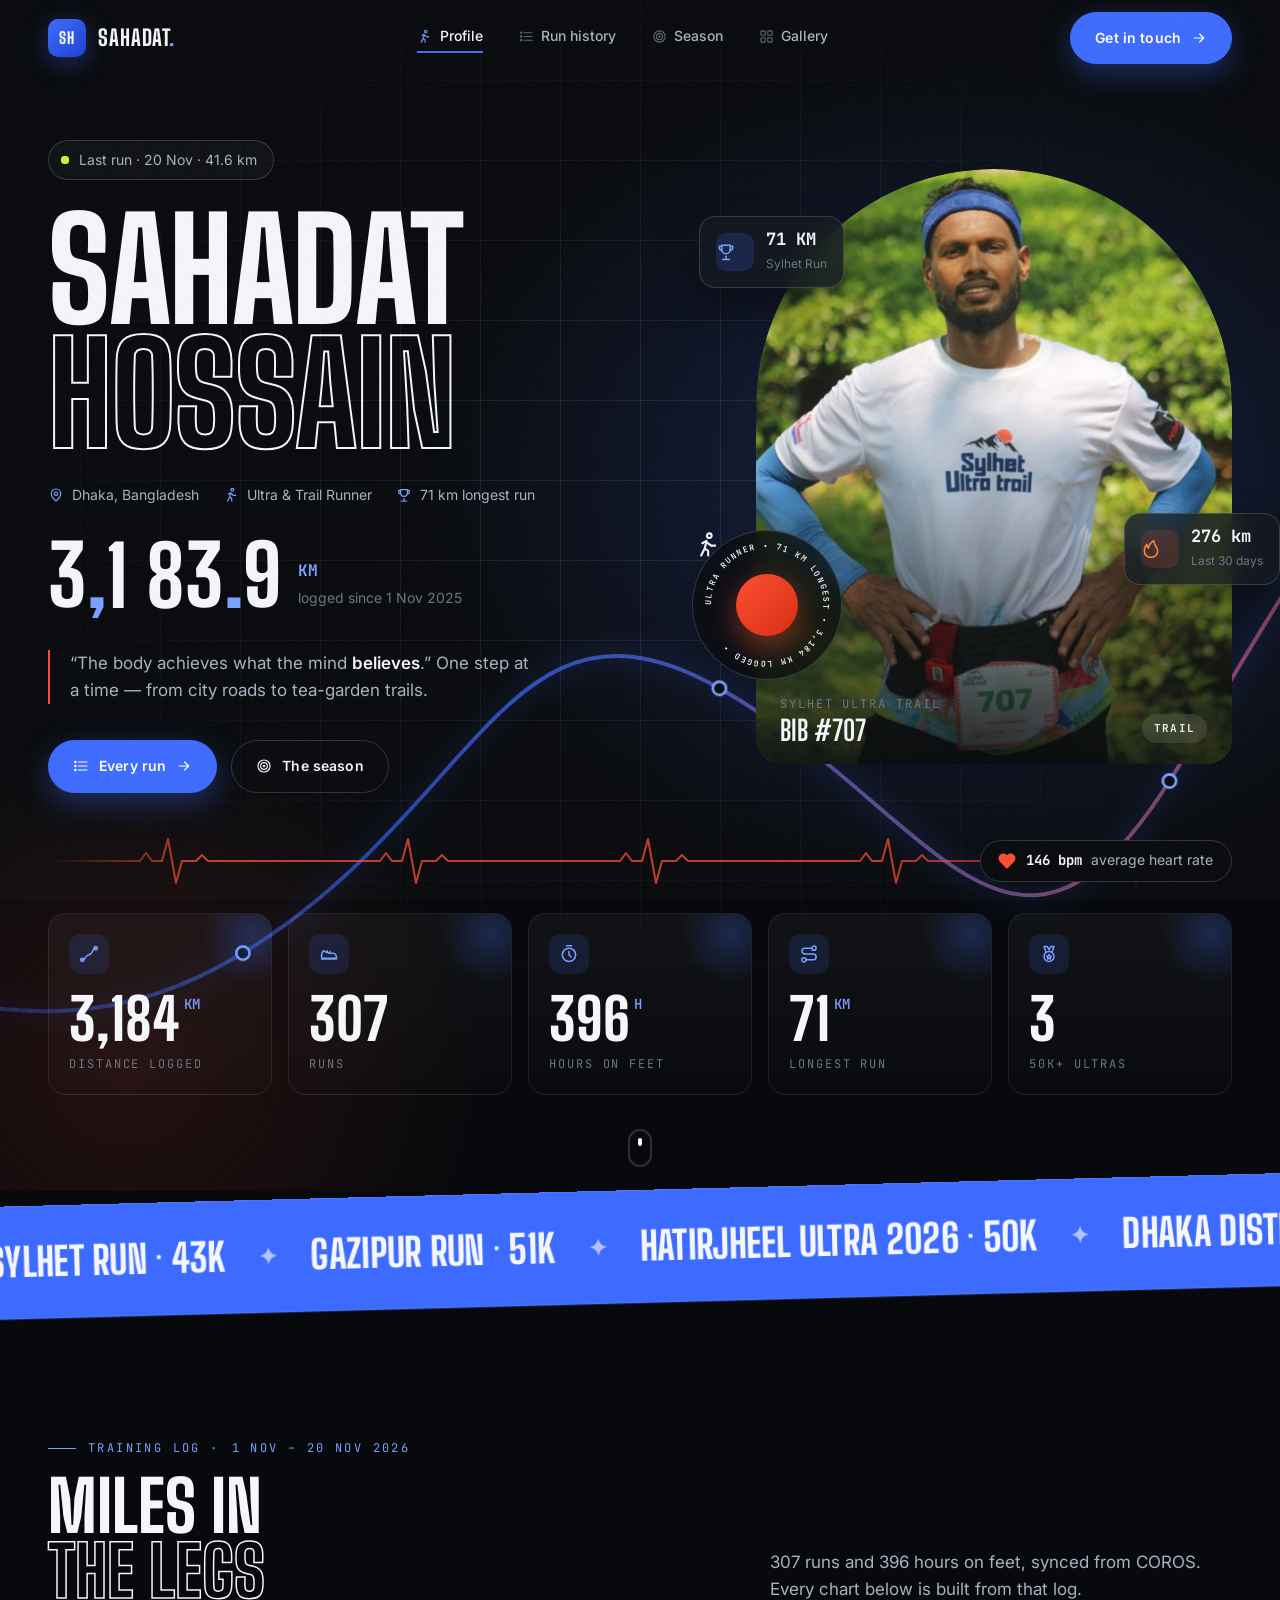
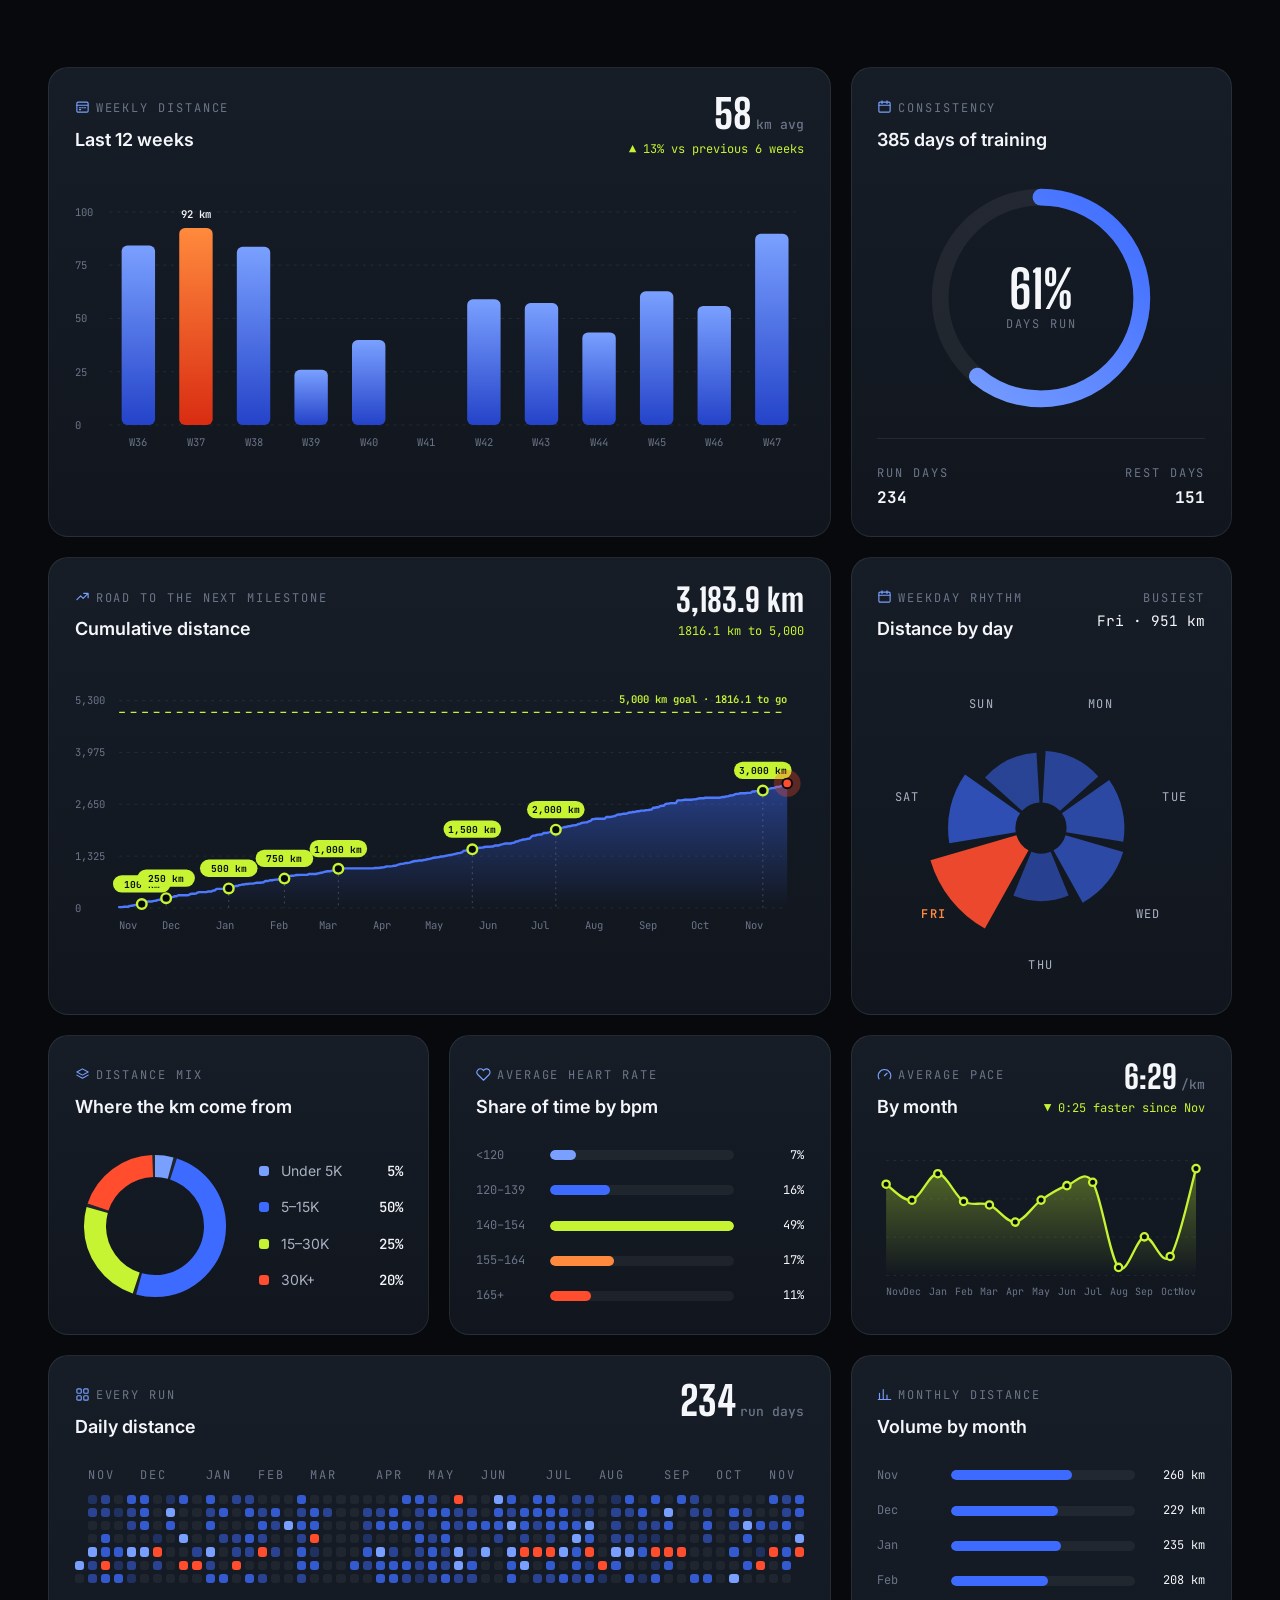
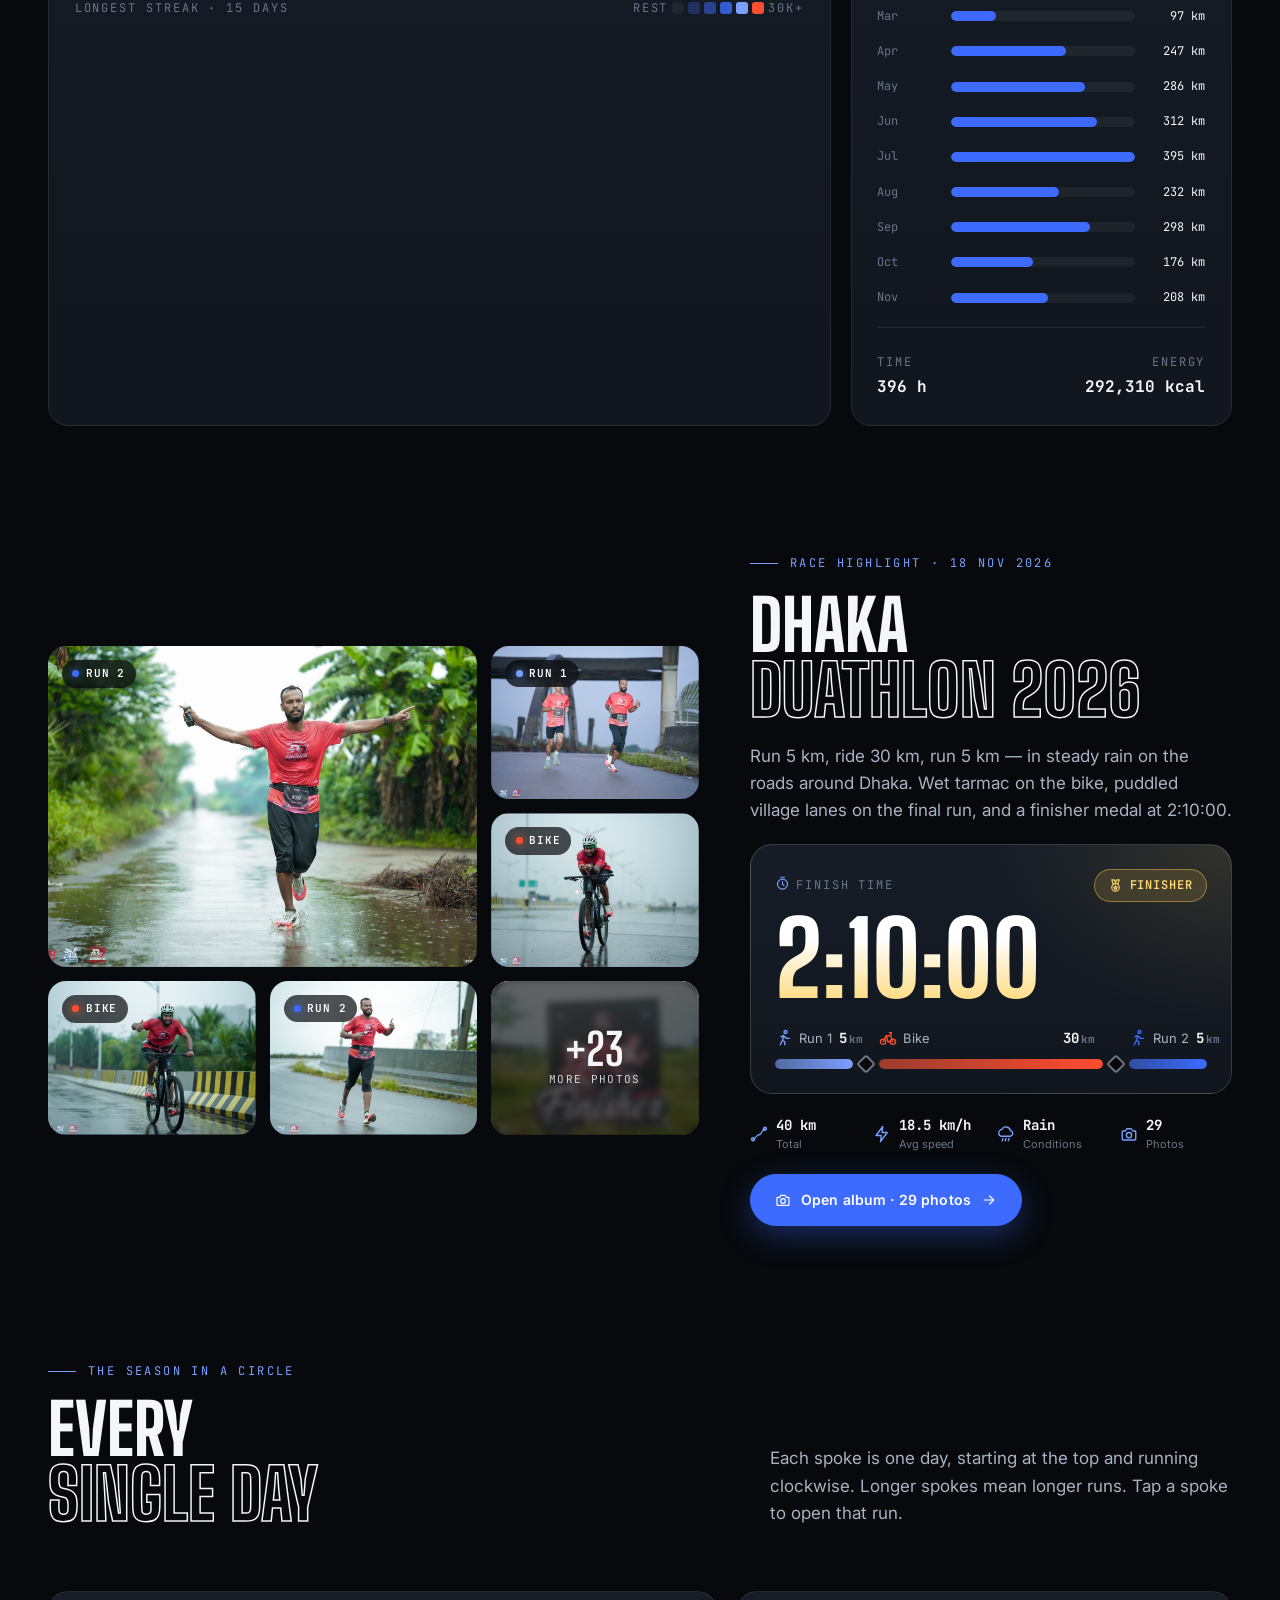
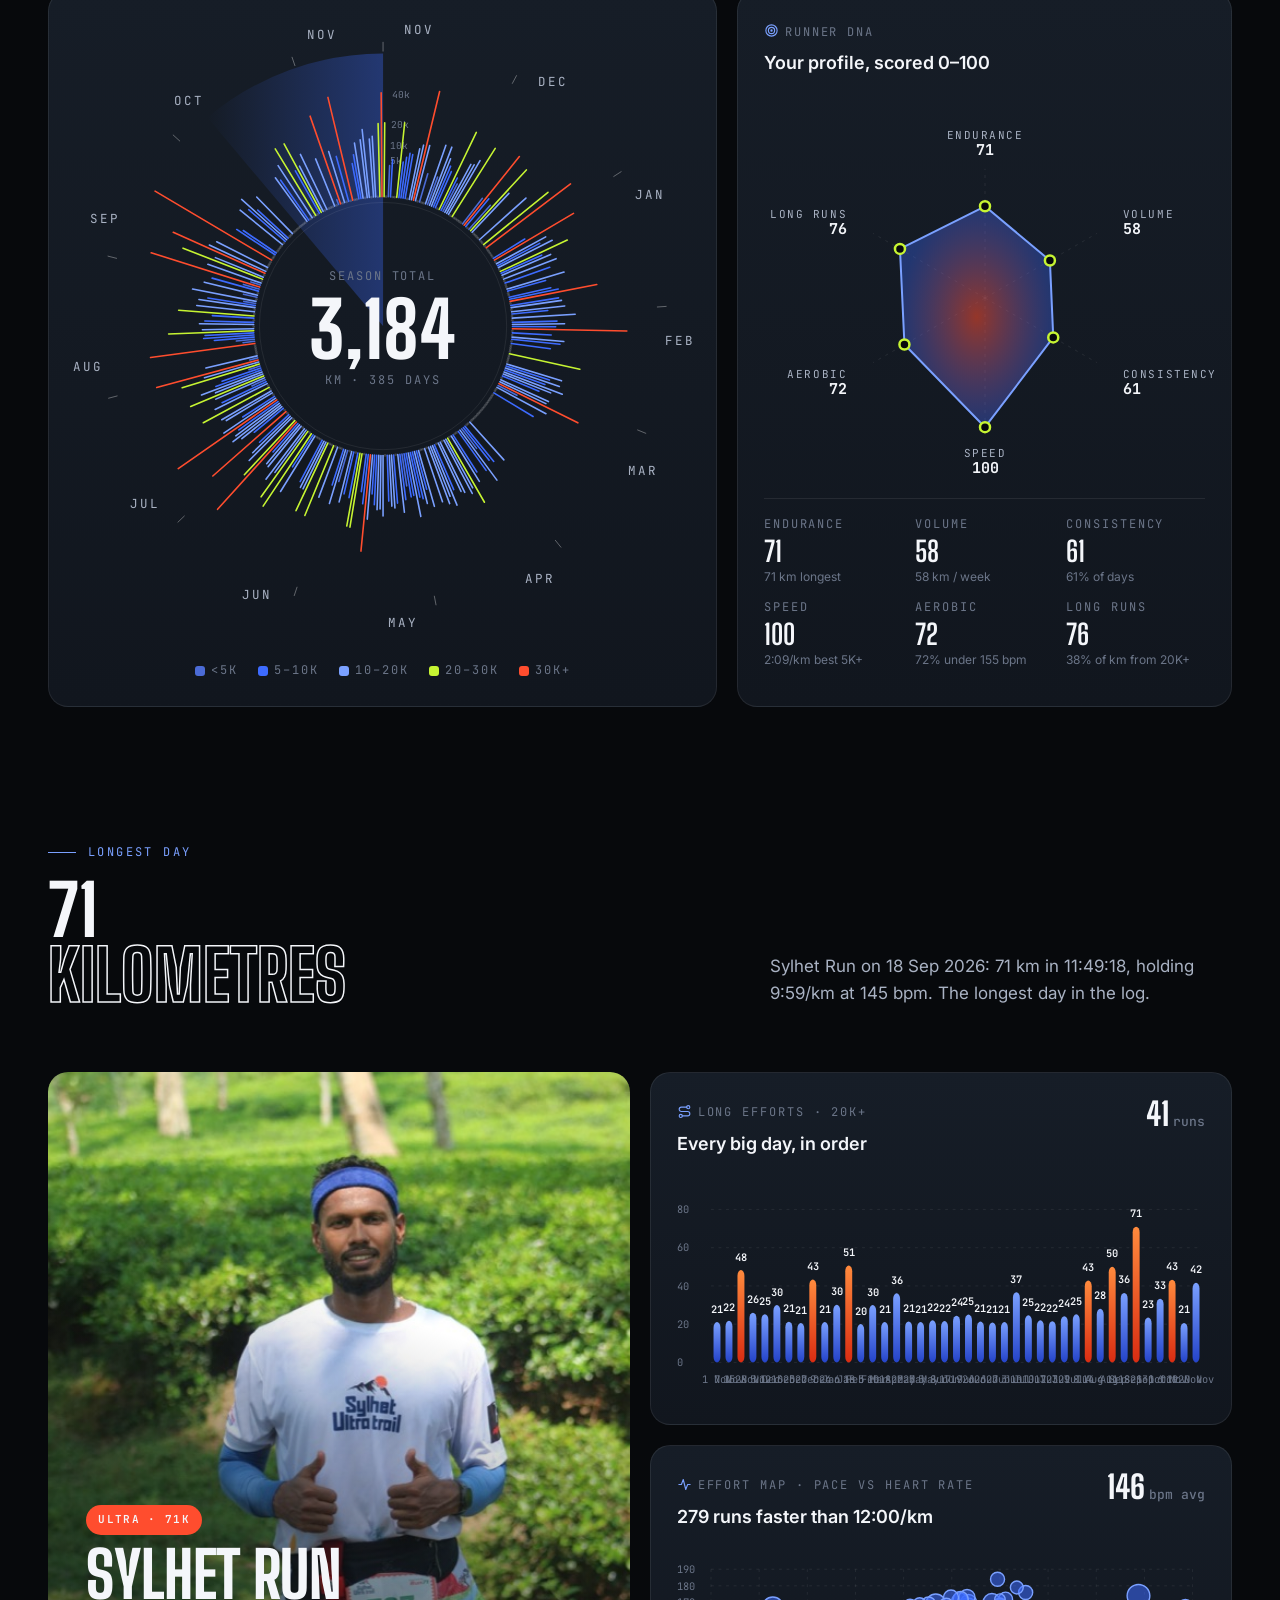
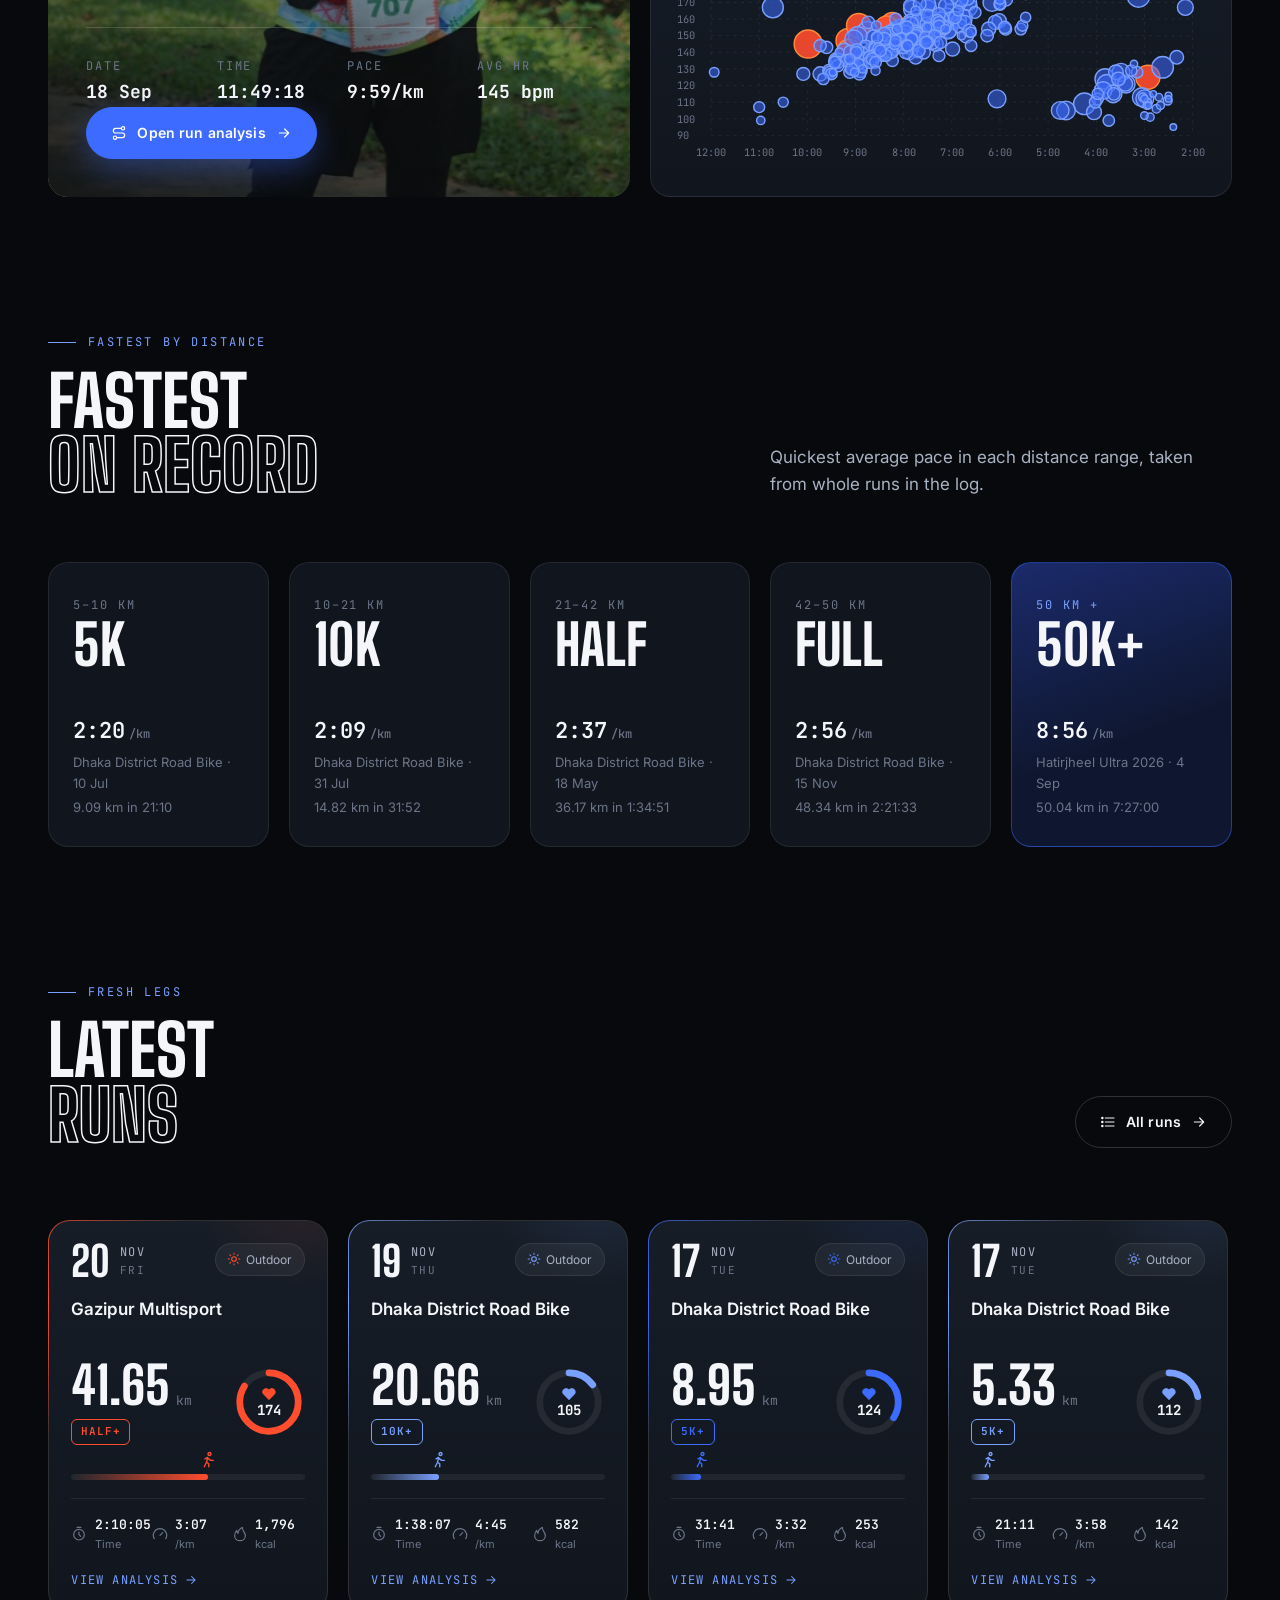
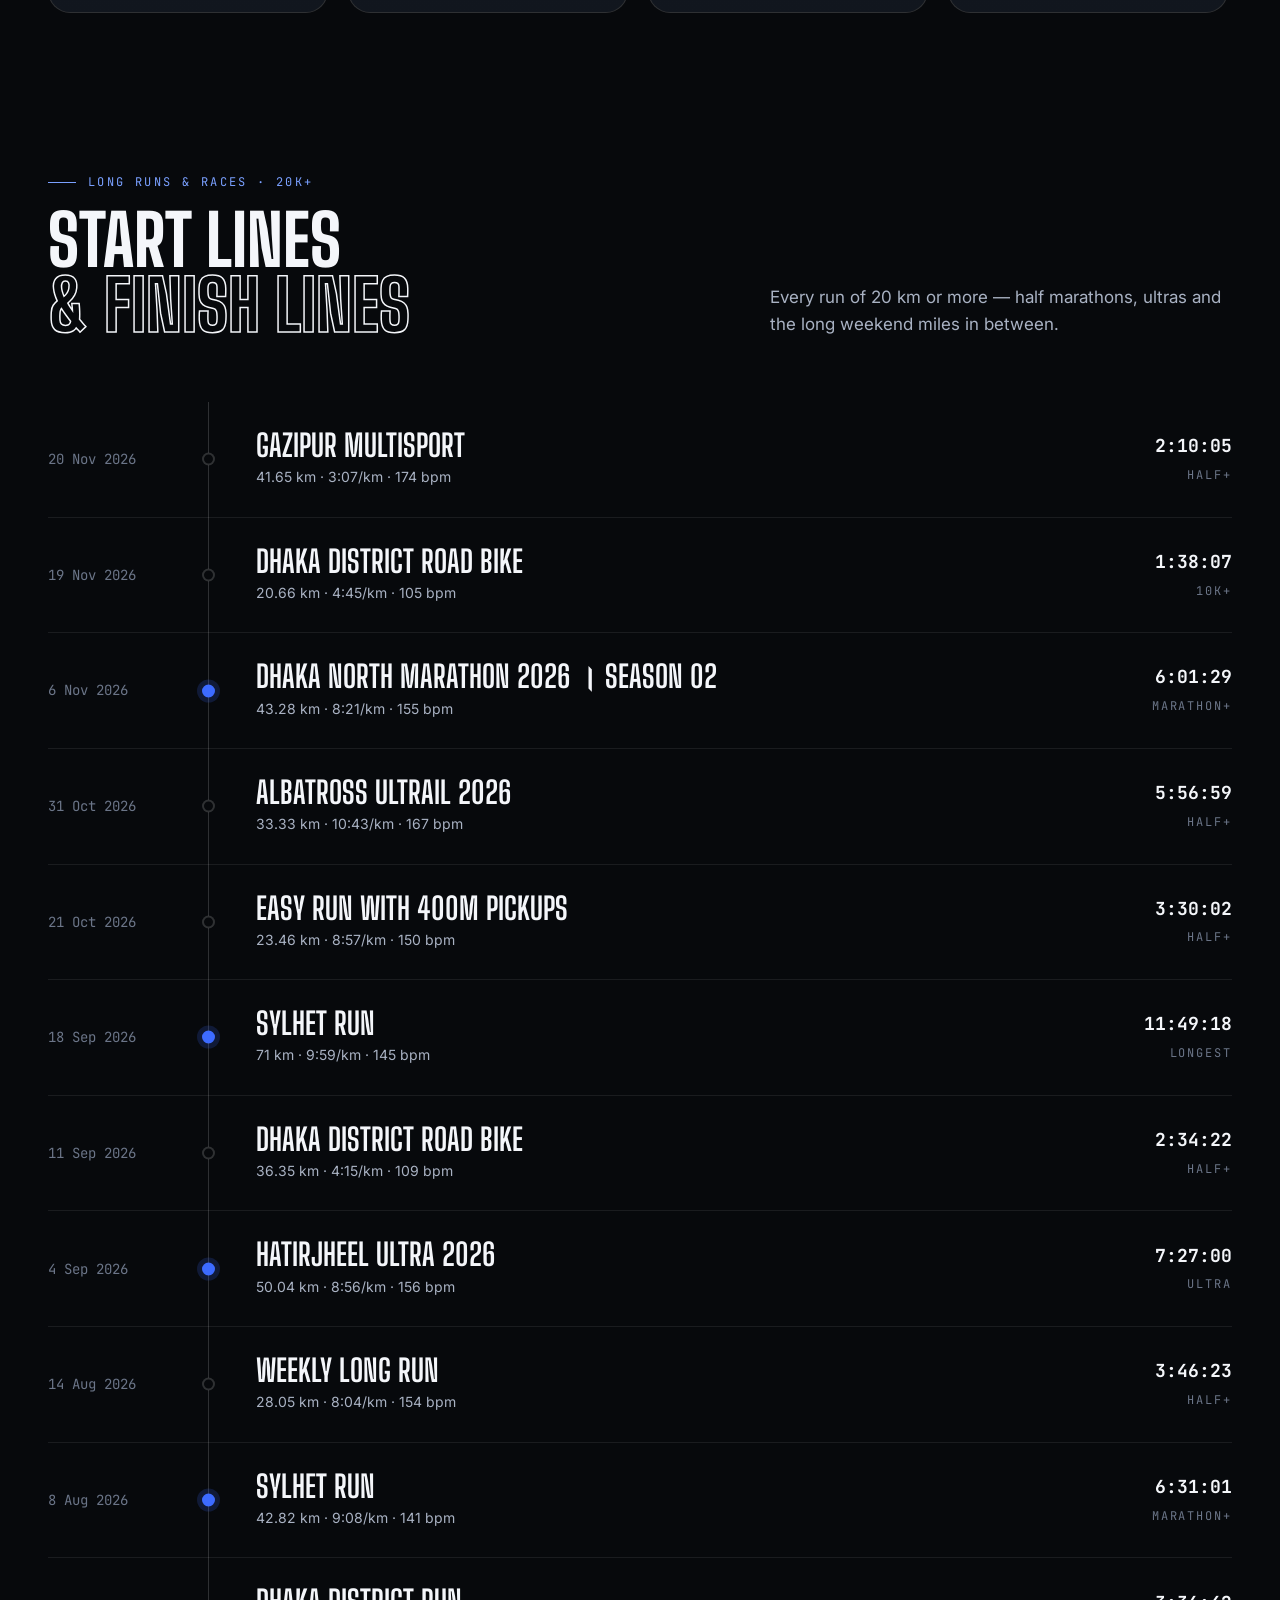
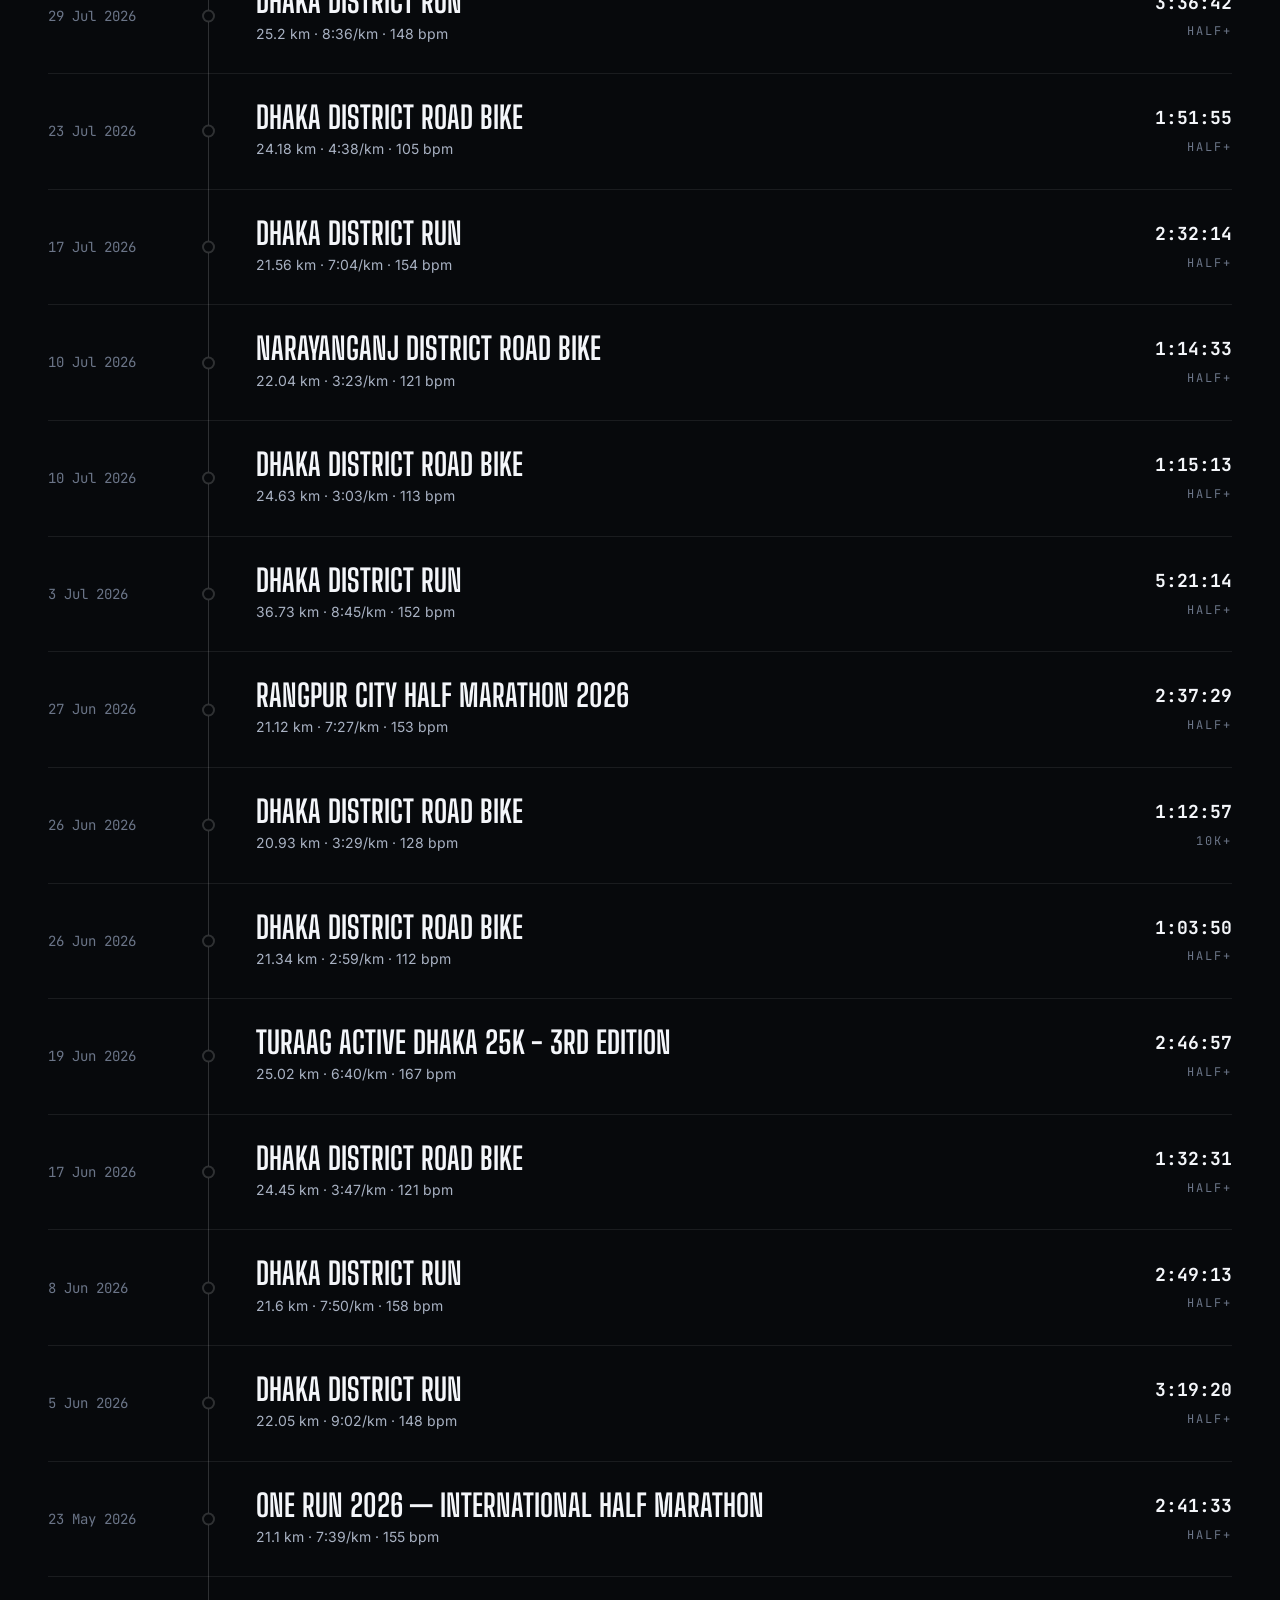
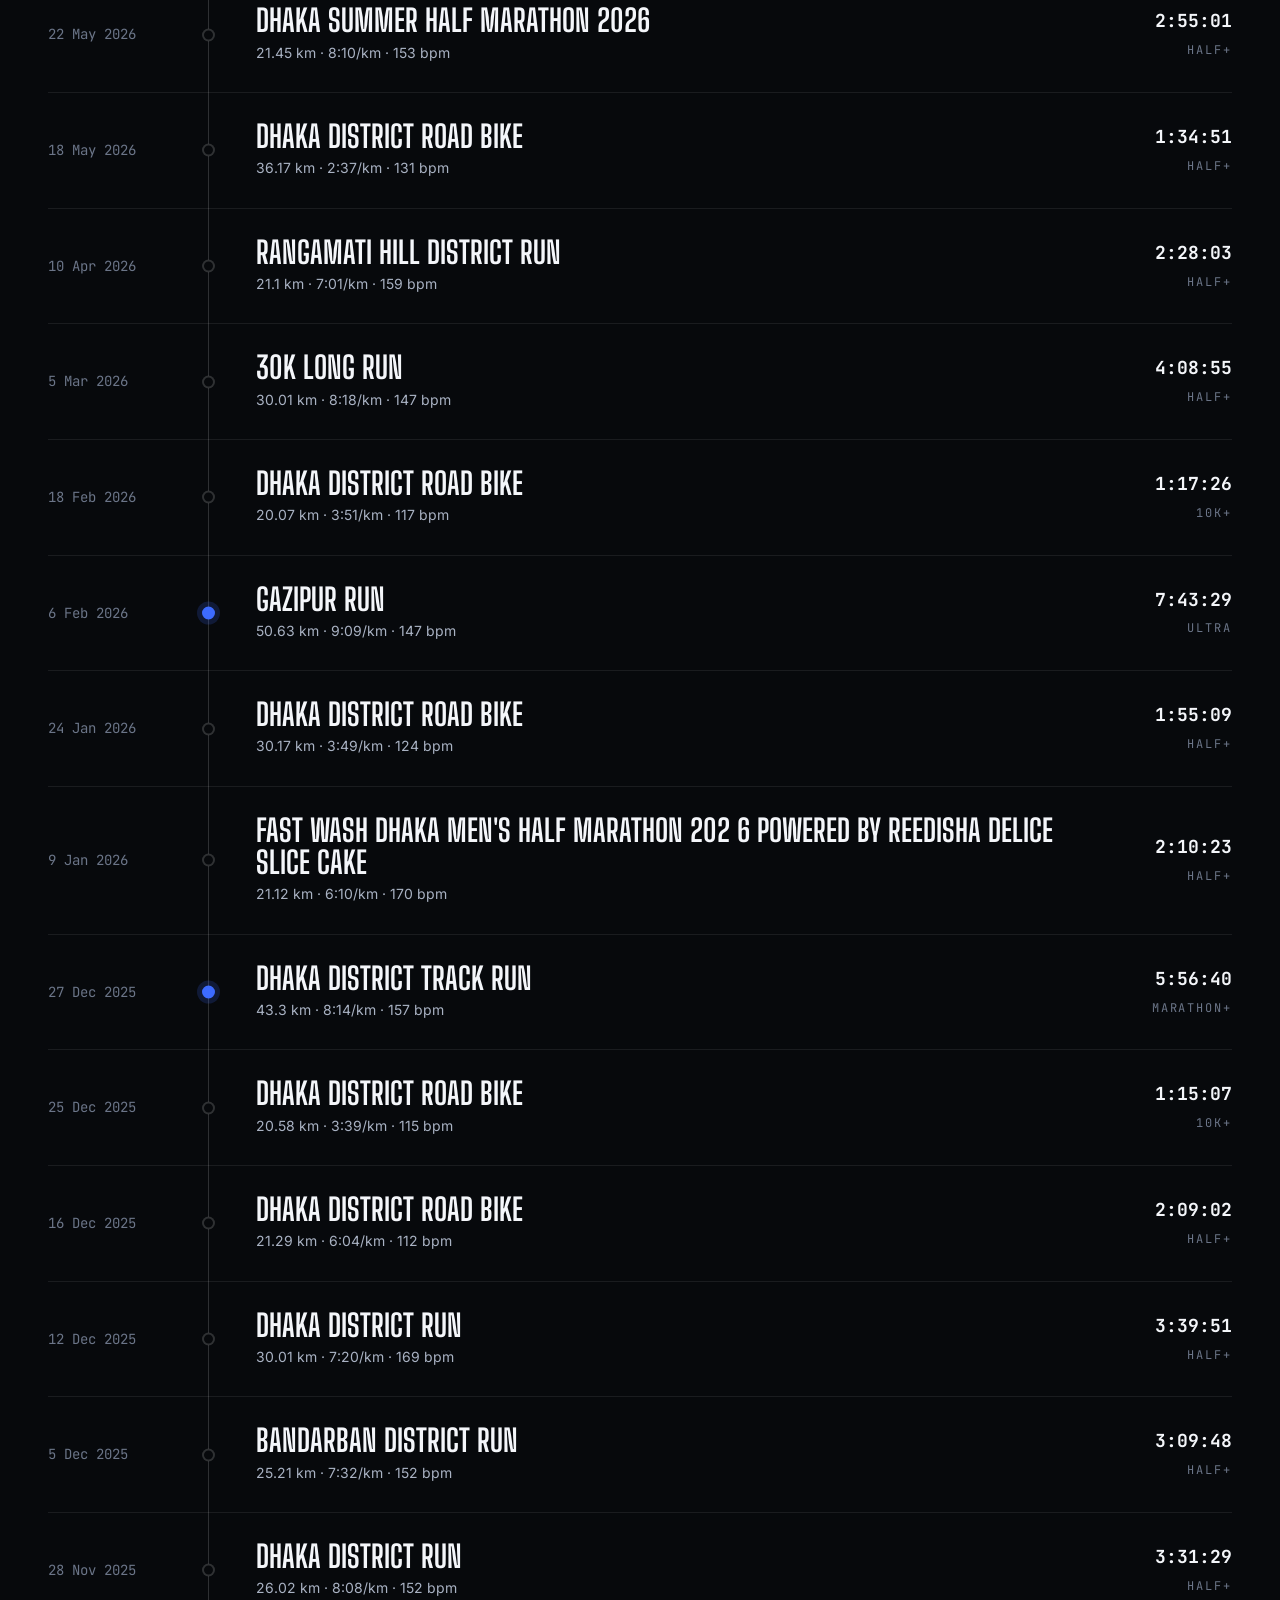
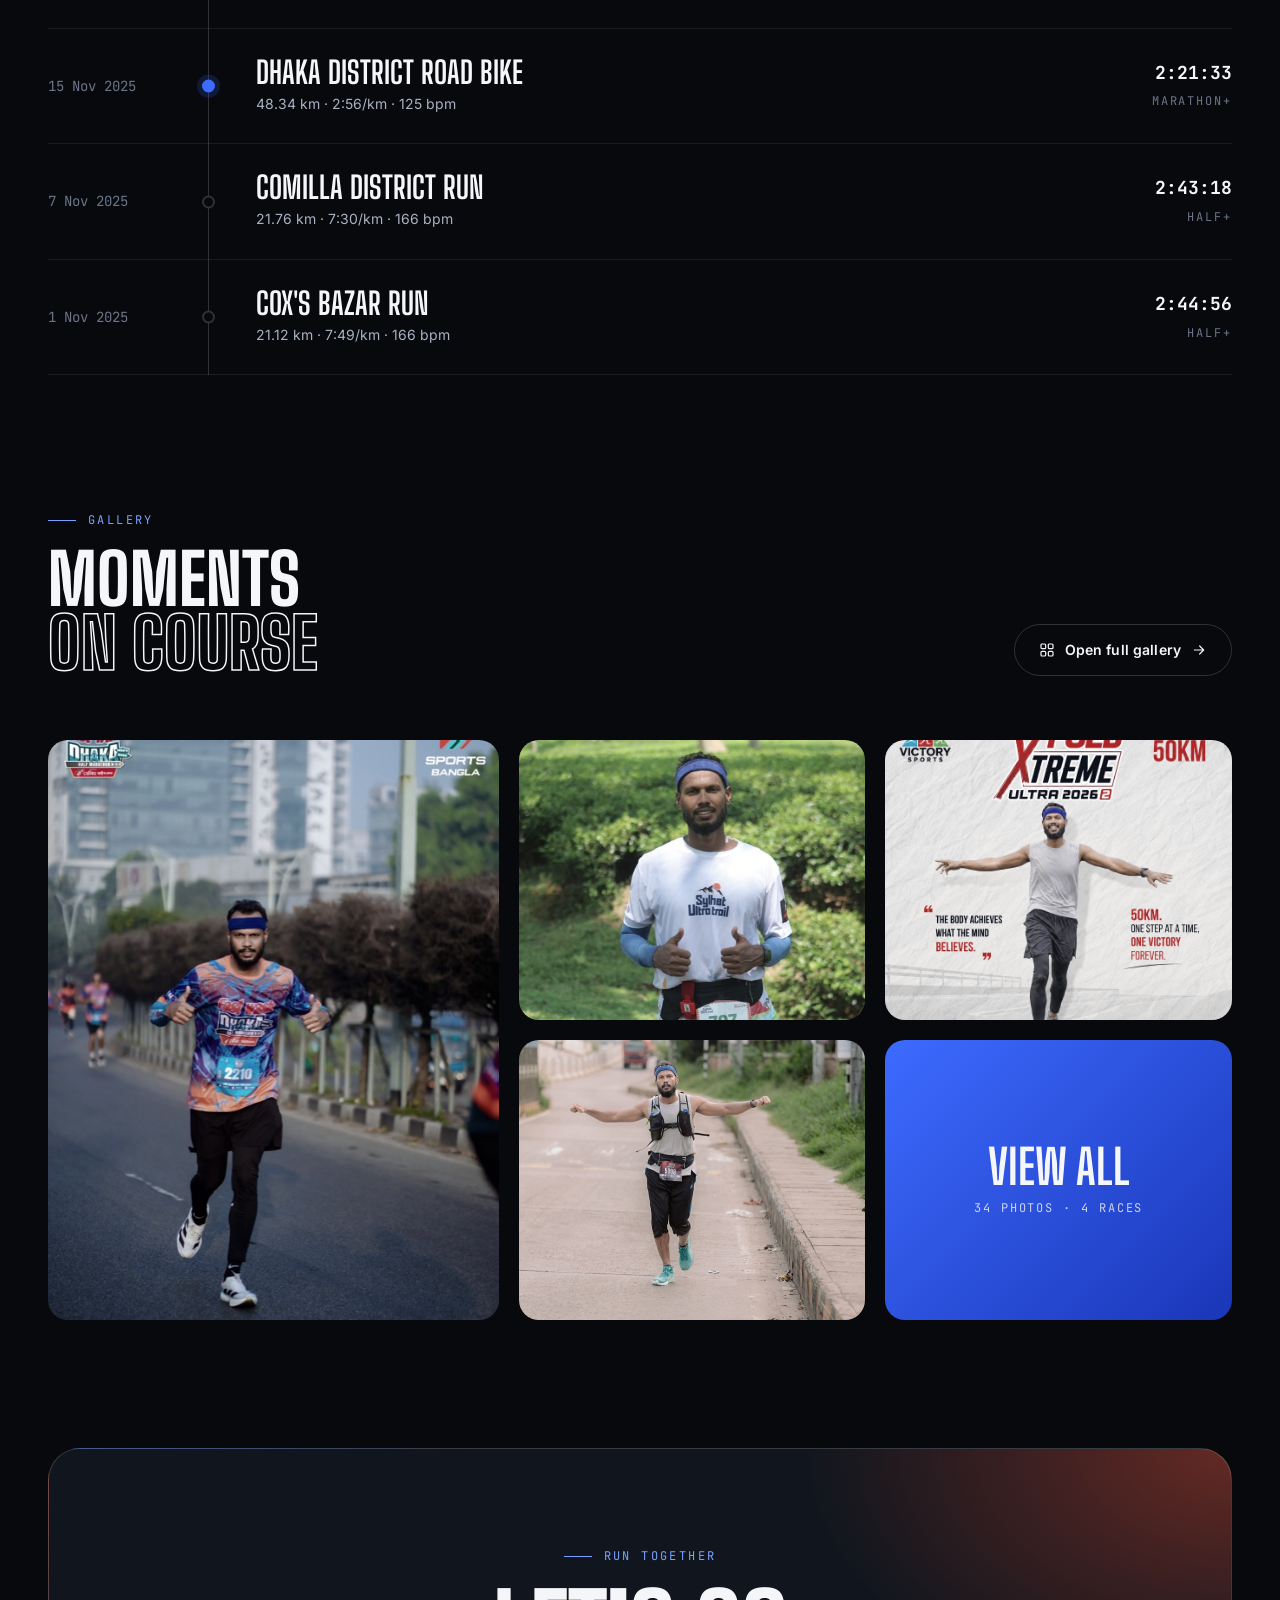
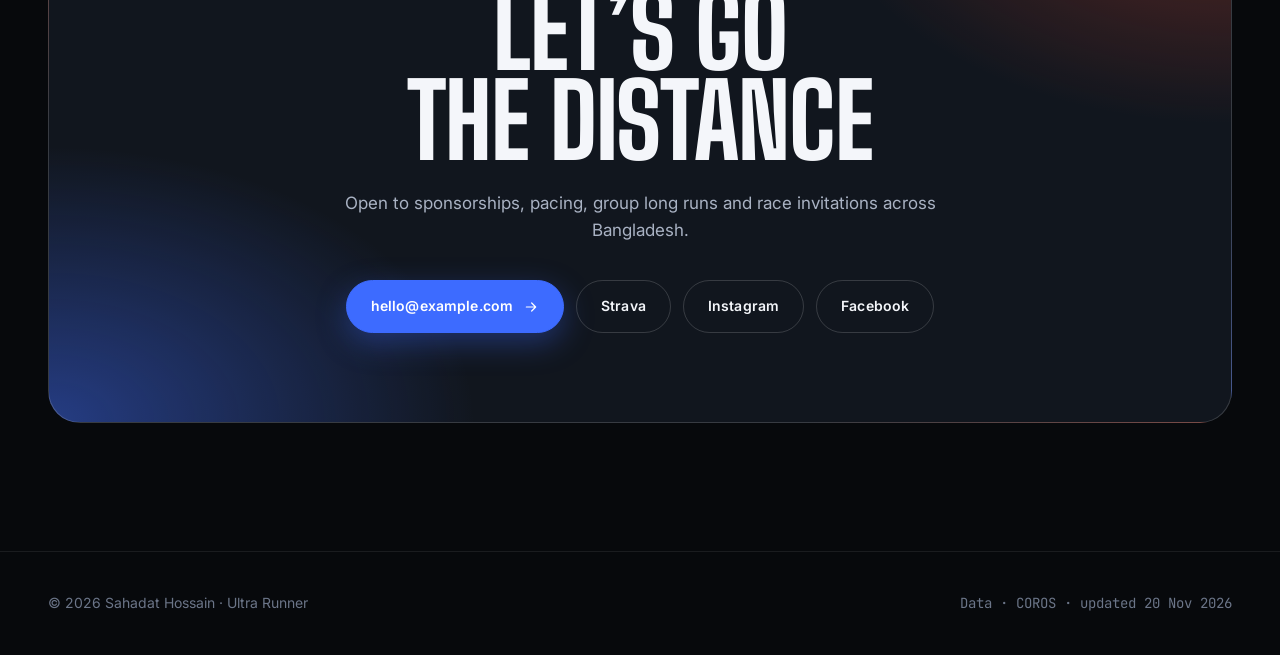
<file: index.html>
<!DOCTYPE html>
<html lang="en">
<head>
  <meta charset="UTF-8" />
  <meta name="viewport" content="width=device-width, initial-scale=1.0" />
  <title>Sahadat Hossain — Ultra Runner</title>
  <meta name="description" content="Running profile of Sahadat Hossain, ultra runner from Dhaka, Bangladesh. Training stats, long runs, ultras and gallery." />
  <meta name="theme-color" content="#07090c" />
  <link rel="preconnect" href="https://fonts.googleapis.com" />
  <link rel="preconnect" href="https://fonts.gstatic.com" crossorigin />
  <link href="https://fonts.googleapis.com/css2?family=Big+Shoulders+Display:wght@700;800;900&family=Inter:wght@400;500;600&family=JetBrains+Mono:wght@400;500;600&display=swap" rel="stylesheet" />
  <link rel="preload" as="image" href="assets/img/00005-800.jpg" />
  <link rel="preload" as="fetch" href="data.json" crossorigin />
  <link rel="stylesheet" href="style.css" />
</head>
<body data-page="profile">

  <!-- ================= NAV ================= -->
  <header class="nav" id="nav">
    <div class="container nav__inner">
      <a href="index.html" class="brand" aria-label="Home">
        <span class="brand__mark">SH</span>
        <span>Sahadat<span style="color:var(--blue-2)">.</span></span>
      </a>
      <ul class="nav__links">
        <li><a href="index.html" data-nav="profile"><span data-icon="runner"></span>Profile</a></li>
        <li><a href="runs.html" data-nav="history"><span data-icon="list"></span>Run history</a></li>
        <li><a href="index.html#season"><span data-icon="target"></span>Season</a></li>
        <li><a href="gallery.html" data-nav="gallery"><span data-icon="grid"></span>Gallery</a></li>
      </ul>
      <a href="#contact" class="btn btn--primary btn--magnetic">Get in touch <span data-icon="arrowRight"></span></a>
      <button class="nav__toggle" aria-label="Menu" aria-expanded="false"><span></span><span></span></button>
    </div>
  </header>

  <main>
    <!-- ================= HERO ================= -->
    <section class="hero hero--v2">
      <div class="hero__bg"></div>
      <div class="hero__grid-lines"></div>
      <svg class="hero__route" viewBox="0 0 1440 900" preserveAspectRatio="xMidYMid slice" aria-hidden="true">
        <defs>
          <linearGradient id="heroRouteGrad" x1="0" y1="0" x2="1" y2="0">
            <stop offset="0" stop-color="#3d6bff" stop-opacity="0" />
            <stop offset=".45" stop-color="#3d6bff" />
            <stop offset="1" stop-color="#ff4d2e" />
          </linearGradient>
        </defs>
        <path id="heroRoutePath" class="hero__route-ghost" d="M-60,760 C140,690 240,830 420,720 S620,430 780,520 S1000,780 1120,590 S1290,250 1500,300" />
        <path class="hero__route-line" pathLength="1" d="M-60,760 C140,690 240,830 420,720 S620,430 780,520 S1000,780 1120,590 S1290,250 1500,300" />
        <g class="hero__route-km">
          <circle cx="420" cy="720" r="5" /><circle cx="780" cy="520" r="5" /><circle cx="1120" cy="590" r="5" />
        </g>
        <g class="hero__route-runner">
          <circle r="22" class="glow" /><circle r="7" class="core" />
          <animateMotion dur="18s" begin="2.8s" repeatCount="indefinite" calcMode="linear" path="M-60,760 C140,690 240,830 420,720 S620,430 780,520 S1000,780 1120,590 S1290,250 1500,300" />
        </g>
      </svg>

      <div class="container">
        <div class="hero__inner">
          <div class="hero__copy">
            <span class="hero__status"><i class="pulse"></i> <span data-bind="latestRun">Training for the next ultra</span></span>

            <h1 class="display hero__title">
              <span class="line"><span>Sahadat</span></span>
              <span class="line"><span class="outline outline--animated">Hossain</span></span>
            </h1>

            <div class="hero__meta">
              <span><span data-icon="pin"></span>Dhaka, Bangladesh</span>
              <span><span data-icon="runner"></span>Ultra &amp; Trail Runner</span>
              <span><span data-icon="trophy"></span><span data-bind="heroLongest">Ultra finisher</span></span>
            </div>

            <div class="odometer-block">
              <div class="odometer" id="heroOdometer" aria-label="Total distance">0</div>
              <div class="odometer-block__unit">
                <b>KM</b>
                <span data-bind="heroSince">logged</span>
              </div>
            </div>

            <p class="hero__quote">
              “The body achieves what the mind <strong>believes</strong>.” One step at a time — from city roads to tea-garden trails.
            </p>

            <div class="hero__cta">
              <a href="runs.html" class="btn btn--primary btn--magnetic"><span data-icon="list"></span>Every run <span data-icon="arrowRight"></span></a>
              <a href="#season" class="btn btn--magnetic"><span data-icon="target"></span>The season</a>
            </div>
          </div>

          <div class="hero__visual">
            <div class="hero__photo hero__photo--arch" data-tilt="10">
              <img src="assets/img/00005-800.jpg"
                   srcset="assets/img/00005-800.jpg 800w, assets/img/00005-1800.jpg 1365w"
                   sizes="(max-width: 900px) 90vw, 480px"
                   width="800" height="1200"
                   alt="Sahadat Hossain at the Sylhet Ultra Trail wearing bib 707" />
              <span class="hero__shine"></span>
              <div class="hero__photo-caption">
                <div>
                  <span class="label">Sylhet Ultra Trail</span>
                  <strong>Bib #707</strong>
                </div>
                <span class="tag tag--ghost">Trail</span>
              </div>
            </div>

            <div class="hero__badge" aria-hidden="true">
              <svg viewBox="0 0 200 200">
                <defs><path id="badgeCircle" d="M100,100 m-76,0 a76,76 0 1,1 152,0 a76,76 0 1,1 -152,0" /></defs>
                <text><textPath href="#badgeCircle" id="heroBadgeText">ULTRA RUNNER • DHAKA • ONE STEP AT A TIME •</textPath></text>
              </svg>
              <span class="hero__badge-core" data-icon="runner"></span>
            </div>

            <div class="chip chip--a">
              <span class="chip__icon" data-icon="trophy"></span>
              <div><strong data-bind="chipLongestKm">—</strong><small data-bind="chipLongestName">Longest run</small></div>
            </div>

            <div class="chip chip--b chip--fire">
              <span class="chip__icon" data-icon="flame"></span>
              <div><strong data-bind="chipLast30">—</strong><small>Last 30 days</small></div>
            </div>
          </div>
        </div>

        <div class="hero__ecg" aria-hidden="true">
          <div class="hero__ecg-line"></div>
          <span class="hero__ecg-label"><span class="beat" data-icon="heart"></span><b data-bind="heroAvgHr">—</b> average heart rate</span>
        </div>

        <div class="stats-strip">
          <div class="stat reveal">
            <span class="stat__icon" data-icon="distance"></span>
            <div class="stat__value"><span data-count-key="totalKm">0</span><sup>KM</sup></div>
            <span class="label">Distance logged</span>
          </div>
          <div class="stat reveal" data-delay="1">
            <span class="stat__icon" data-icon="shoe"></span>
            <div class="stat__value"><span data-count-key="runs">0</span></div>
            <span class="label">Runs</span>
          </div>
          <div class="stat reveal" data-delay="2">
            <span class="stat__icon" data-icon="time"></span>
            <div class="stat__value"><span data-count-key="hours">0</span><sup>H</sup></div>
            <span class="label">Hours on feet</span>
          </div>
          <div class="stat reveal" data-delay="3">
            <span class="stat__icon" data-icon="route"></span>
            <div class="stat__value"><span data-count-key="longestKm">0</span><sup>KM</sup></div>
            <span class="label">Longest run</span>
          </div>
          <div class="stat reveal" data-delay="4">
            <span class="stat__icon" data-icon="medal"></span>
            <div class="stat__value"><span data-count-key="ultras">0</span></div>
            <span class="label">50K+ ultras</span>
          </div>
        </div>
      </div>

      <a class="scroll-cue" href="#stats" aria-label="Scroll to stats"><span></span></a>
    </section>

    <!-- ================= MARQUEE ================= -->
    <div class="marquee" aria-hidden="true">
      <div class="marquee__track" id="marqueeTrack">
        <span class="marquee__item">One step at a time</span>
        <span class="marquee__item">One step at a time</span>
      </div>
    </div>

    <!-- ================= STATS DASHBOARD ================= -->
    <section class="section" id="stats">
      <div class="container">
        <div class="section__head">
          <div class="reveal">
            <span class="eyebrow">Training log · <span data-bind="period">2026</span></span>
            <h2 class="section-title">Miles in<br /><em>the legs</em></h2>
          </div>
          <p class="lead reveal" data-delay="1" data-bind="syncSummary">Every ultra is built in the weeks nobody sees.</p>
        </div>

        <div class="bento">
          <article class="card span-8 reveal">
            <div class="card__head">
              <div>
                <span class="label"><span data-icon="week"></span>Weekly distance</span>
                <h3 class="card__title">Last 12 weeks</h3>
              </div>
              <div style="text-align:right">
                <div class="card__big"><span data-count-key="weeklyAvg">0</span><small>km avg</small></div>
                <span class="trend" data-bind="weeklyTrend"></span>
              </div>
            </div>
            <svg class="chart" id="weeklyChart" viewBox="0 0 760 280" role="img" aria-label="Weekly distance bar chart"></svg>
          </article>

          <article class="card span-4 reveal" data-delay="1">
            <div class="card__head">
              <div>
                <span class="label"><span data-icon="calendar"></span>Consistency</span>
                <h3 class="card__title" data-bind="runDaysTitle">Days of training</h3>
              </div>
            </div>
            <div class="ring-wrap">
              <svg class="ring" id="runDaysRing" viewBox="0 0 200 200">
                <defs>
                  <linearGradient id="ringGrad" x1="0" y1="0" x2="1" y2="1">
                    <stop offset="0" stop-color="#7aa0ff" />
                    <stop offset="1" stop-color="#3d6bff" />
                  </linearGradient>
                </defs>
                <circle class="track" cx="100" cy="100" r="84" />
                <circle class="progress" cx="100" cy="100" r="84" />
              </svg>
              <div class="ring-center">
                <strong><span data-count-key="runDaysPct">0</span>%</strong>
                <span class="label">days run</span>
              </div>
            </div>
            <div class="ring-legend">
              <div><span class="label">Run days</span><strong data-bind="runDays">—</strong></div>
              <div style="text-align:right"><span class="label">Rest days</span><strong data-bind="restDays">—</strong></div>
            </div>
          </article>

          <article class="card span-8 reveal">
            <div class="card__head">
              <div>
                <span class="label"><span data-icon="trend"></span>Road to the next milestone</span>
                <h3 class="card__title">Cumulative distance</h3>
              </div>
              <div style="text-align:right">
                <div class="card__big" style="font-size:2rem" data-bind="cumulativeTotal">—</div>
                <span class="trend" data-bind="nextMilestone"></span>
              </div>
            </div>
            <svg class="chart" id="cumulativeChart" viewBox="0 0 760 280" role="img" aria-label="Cumulative distance with milestones"></svg>
          </article>

          <article class="card span-4 reveal" data-delay="1">
            <div class="card__head">
              <div>
                <span class="label"><span data-icon="calendar"></span>Weekday rhythm</span>
                <h3 class="card__title">Distance by day</h3>
              </div>
              <div style="text-align:right">
                <span class="label">Busiest</span>
                <div class="mono" style="font-size:.9rem" data-bind="busiestDay">—</div>
              </div>
            </div>
            <svg class="chart rose" id="weekdayRose" viewBox="0 0 320 320" role="img" aria-label="Distance by weekday"></svg>
          </article>

          <article class="card span-4 reveal">
            <div class="card__head">
              <div>
                <span class="label"><span data-icon="layers"></span>Distance mix</span>
                <h3 class="card__title">Where the km come from</h3>
              </div>
            </div>
            <div class="donut-wrap">
              <svg class="donut" id="mixDonut" viewBox="0 0 160 160"></svg>
              <ul class="legend" id="mixLegend"></ul>
            </div>
          </article>

          <article class="card span-4 reveal" data-delay="1">
            <div class="card__head">
              <div>
                <span class="label"><span data-icon="heart"></span>Average heart rate</span>
                <h3 class="card__title">Share of time by bpm</h3>
              </div>
            </div>
            <div class="zones" id="hrBands"></div>
          </article>

          <article class="card span-4 reveal" data-delay="2">
            <div class="card__head">
              <div>
                <span class="label"><span data-icon="pace"></span>Average pace</span>
                <h3 class="card__title">By month</h3>
              </div>
              <div style="text-align:right">
                <div class="card__big" style="font-size:2rem"><span data-bind="paceLatest">—</span><small>/km</small></div>
                <span class="trend" data-bind="paceTrend"></span>
              </div>
            </div>
            <svg class="chart" id="paceChart" viewBox="0 0 360 170" role="img" aria-label="Average pace by month"></svg>
          </article>

          <article class="card span-8 reveal">
            <div class="card__head">
              <div>
                <span class="label"><span data-icon="grid"></span>Every run</span>
                <h3 class="card__title">Daily distance</h3>
              </div>
              <div style="text-align:right">
                <div class="card__big"><span data-count-key="heatRunDays">0</span><small>run days</small></div>
              </div>
            </div>
            <div class="heatmap-months label" id="heatMonths"></div>
            <div class="heatmap" id="heatmap"></div>
            <div class="heatmap-foot">
              <span class="label" data-bind="longestStreak"></span>
              <div class="heat-scale label">
                Rest
                <i style="background:rgba(255,255,255,.05)"></i>
                <i style="background:rgba(61,107,255,.28)"></i>
                <i style="background:rgba(61,107,255,.5)"></i>
                <i style="background:rgba(61,107,255,.78)"></i>
                <i style="background:#7aa0ff"></i>
                <i style="background:#ff4d2e"></i>
                30K+
              </div>
            </div>
          </article>

          <article class="card span-4 reveal" data-delay="1">
            <div class="card__head">
              <div>
                <span class="label"><span data-icon="load"></span>Monthly distance</span>
                <h3 class="card__title">Volume by month</h3>
              </div>
            </div>
            <div class="zones" id="monthList"></div>
            <div class="ring-legend">
              <div><span class="label">Time</span><strong data-bind="totalHours">—</strong></div>
              <div style="text-align:right"><span class="label">Energy</span><strong data-bind="totalCalories">—</strong></div>
            </div>
          </article>
        </div>
      </div>
    </section>

    <!-- ================= RACE HIGHLIGHT ================= -->
    <section class="section" id="event" style="padding-top:0">
      <div class="container event">
        <div class="event__collage" id="eventCollage"></div>
        <div class="event__panel">
          <span class="eyebrow reveal" id="eventEyebrow">Race highlight</span>
          <h2 class="section-title event__title reveal" id="eventTitle"></h2>
          <p class="lead reveal" data-delay="1" id="eventLead"></p>
          <div class="event__result reveal" data-delay="1">
            <div class="album-result__head">
              <span class="label"><span data-icon="time"></span>Finish time</span>
              <span class="album-result__status" id="eventStatus"></span>
            </div>
            <div class="album-result__clock" id="eventClock">0:00:00</div>
            <div id="eventLegs"></div>
          </div>
          <ul class="event__facts reveal" data-delay="2" id="eventFacts"></ul>
          <a class="btn btn--primary btn--magnetic reveal" data-delay="2" id="eventLink" href="gallery.html"><span data-icon="camera"></span><span id="eventLinkText">Open album</span> <span data-icon="arrowRight"></span></a>
        </div>
      </div>
    </section>

    <!-- ================= SEASON ================= -->
    <section class="section season" id="season" style="padding-top:0">
      <div class="container">
        <div class="section__head">
          <div class="reveal">
            <span class="eyebrow">The season in a circle</span>
            <h2 class="section-title">Every<br /><em>single day</em></h2>
          </div>
          <p class="lead reveal" data-delay="1">Each spoke is one day, starting at the top and running clockwise. Longer spokes mean longer runs. Tap a spoke to open that run.</p>
        </div>

        <div class="season__grid">
          <div class="card season__radial reveal">
            <div class="radial-box">
              <svg class="chart" id="seasonRadial" viewBox="0 0 640 640" role="img" aria-label="Radial chart of daily distance"></svg>
              <div class="season__center">
                <span class="label">Season total</span>
                <strong data-bind="seasonKm">—</strong>
                <span class="label">km · <span data-bind="seasonDays"></span></span>
              </div>
            </div>
            <div class="season__legend label">
              <span><i style="background:#4b6bd6"></i>&lt;5K</span>
              <span><i style="background:#3d6bff"></i>5–10K</span>
              <span><i style="background:#7aa0ff"></i>10–20K</span>
              <span><i style="background:#c6f432"></i>20–30K</span>
              <span><i style="background:#ff4d2e"></i>30K+</span>
            </div>
          </div>

          <div class="card season__dna reveal" data-delay="1">
            <div class="card__head">
              <div>
                <span class="label"><span data-icon="target"></span>Runner DNA</span>
                <h3 class="card__title">Your profile, scored 0–100</h3>
              </div>
            </div>
            <svg class="chart" id="dnaRadar" viewBox="0 0 440 380" role="img" aria-label="Radar chart of runner profile"></svg>
            <ul class="dna-list" id="dnaList"></ul>
          </div>
        </div>
      </div>
    </section>

    <!-- ================= FEATURED ================= -->
    <section class="section" id="featured" style="padding-top:0">
      <div class="container">
        <div class="section__head">
          <div class="reveal">
            <span class="eyebrow">Longest day</span>
            <h2 class="section-title"><span data-bind="featuredKm">—</span><br /><em>kilometres</em></h2>
          </div>
          <p class="lead reveal" data-delay="1" data-bind="featuredLead"></p>
        </div>

        <div class="feature">
          <div class="feature__media reveal">
            <img src="assets/img/00004-1800.jpg"
                 srcset="assets/img/00004-800.jpg 800w, assets/img/00004-1800.jpg 1365w"
                 sizes="(max-width: 1100px) 100vw, 620px"
                 width="1365" height="2048" loading="lazy" style="object-position:center 25%"
                 alt="Sahadat giving a thumbs up on the Sylhet trail" />
            <div class="feature__overlay">
              <span class="tag" data-bind="featuredTag">Ultra</span>
              <h3 class="display" data-bind="featuredName"></h3>
              <div class="feature__facts">
                <div><span class="label">Date</span><strong data-bind="featuredDate">—</strong></div>
                <div><span class="label">Time</span><strong data-bind="featuredTime">—</strong></div>
                <div><span class="label">Pace</span><strong data-bind="featuredPace">—</strong></div>
                <div><span class="label">Avg HR</span><strong data-bind="featuredHr">—</strong></div>
              </div>
              <a class="btn btn--primary btn--magnetic feature__cta" id="featuredLink" href="runs.html"><span data-icon="route"></span>Open run analysis <span data-icon="arrowRight"></span></a>
            </div>
          </div>

          <div class="feature__side">
            <article class="card reveal" data-delay="1">
              <div class="card__head">
                <div>
                  <span class="label"><span data-icon="route"></span>Long efforts · 20K+</span>
                  <h3 class="card__title">Every big day, in order</h3>
                </div>
                <div style="text-align:right">
                  <div class="card__big" style="font-size:2rem"><span data-bind="longCount">—</span><small>runs</small></div>
                </div>
              </div>
              <svg class="chart" id="longChart" viewBox="0 0 560 220" role="img" aria-label="Distance of every run over 20 km"></svg>
            </article>

            <article class="card reveal" data-delay="2">
              <div class="card__head">
                <div>
                  <span class="label"><span data-icon="pulse"></span>Effort map · pace vs heart rate</span>
                  <h3 class="card__title" data-bind="effortSubtitle">Every run</h3>
                </div>
                <div style="text-align:right">
                  <div class="card__big" style="font-size:2rem"><span data-bind="effortHr">—</span><small>bpm avg</small></div>
                </div>
              </div>
              <svg class="chart" id="effortChart" viewBox="0 0 560 220" role="img" aria-label="Scatter of pace against heart rate, dot size is distance"></svg>
            </article>
          </div>
        </div>
      </div>
    </section>

    <!-- ================= BESTS ================= -->
    <section class="section" id="bests" style="padding-top:0">
      <div class="container">
        <div class="section__head">
          <div class="reveal">
            <span class="eyebrow">Fastest by distance</span>
            <h2 class="section-title">Fastest<br /><em>on record</em></h2>
          </div>
          <p class="lead reveal" data-delay="1">Quickest average pace in each distance range, taken from whole runs in the log.</p>
        </div>
        <div class="pbs" id="pbs"></div>
      </div>
    </section>

    <!-- ================= RECENT ================= -->
    <section class="section" id="recent" style="padding-top:0">
      <div class="container">
        <div class="section__head">
          <div class="reveal">
            <span class="eyebrow">Fresh legs</span>
            <h2 class="section-title">Latest<br /><em>runs</em></h2>
          </div>
          <a href="runs.html" class="btn btn--magnetic reveal" data-delay="1"><span data-icon="list"></span>All runs <span data-icon="arrowRight"></span></a>
        </div>
      </div>
      <div class="rail" id="recentRail"></div>
    </section>

    <!-- ================= LONG RUNS ================= -->
    <section class="section" id="races" style="padding-top:0">
      <div class="container">
        <div class="section__head">
          <div class="reveal">
            <span class="eyebrow">Long runs &amp; races · 20K+</span>
            <h2 class="section-title">Start lines<br /><em>&amp; finish lines</em></h2>
          </div>
          <p class="lead reveal" data-delay="1">Every run of 20 km or more — half marathons, ultras and the long weekend miles in between.</p>
        </div>
        <ol class="timeline" id="timeline">
          <li class="timeline__progress" id="timelineProgress" aria-hidden="true"></li>
        </ol>
      </div>
    </section>

    <!-- ================= GALLERY TEASER ================= -->
    <section class="section" style="padding-top:0">
      <div class="container">
        <div class="section__head">
          <div class="reveal">
            <span class="eyebrow">Gallery</span>
            <h2 class="section-title">Moments<br /><em>on course</em></h2>
          </div>
          <a href="gallery.html" class="btn btn--magnetic reveal" data-delay="1"><span data-icon="grid"></span>Open full gallery <span data-icon="arrowRight"></span></a>
        </div>

        <div class="teaser">
          <a href="gallery.html" class="reveal"><img src="assets/img/00001-800.jpg" loading="lazy" width="800" height="1200" alt="Dhaka Half Marathon, thumbs up" style="object-position:center 30%" /></a>
          <a href="gallery.html" class="reveal" data-delay="1"><img src="assets/img/00004-800.jpg" loading="lazy" width="800" height="1200" alt="Sylhet Ultra Trail" style="object-position:center 25%" /></a>
          <a href="gallery.html" class="reveal" data-delay="2"><img src="assets/img/00002-800.jpg" loading="lazy" width="800" height="800" alt="Fuel Xtreme Ultra race poster" /></a>
          <a href="gallery.html" class="reveal" data-delay="3"><img src="assets/img/00003-800.jpg" loading="lazy" width="800" height="533" alt="Fuel Xtreme Ultra on the road" /></a>
          <a href="gallery.html" class="teaser__more reveal" data-delay="4">
            <strong>View all</strong>
            <span class="label" style="color:rgba(255,255,255,.75);margin-top:.5rem">34 photos · 4 races</span>
          </a>
        </div>
      </div>
    </section>

    <!-- ================= CONTACT ================= -->
    <section class="section" id="contact" style="padding-top:0">
      <div class="container">
        <div class="cta-block reveal">
          <span class="eyebrow">Run together</span>
          <h2 class="display" style="margin-top:1.25rem">Let’s go<br />the distance</h2>
          <p class="lead">Open to sponsorships, pacing, group long runs and race invitations across Bangladesh.</p>
          <div class="socials">
            <a href="mailto:hello@example.com" class="btn btn--primary btn--magnetic">hello@example.com <span data-icon="arrowRight"></span></a>
            <a href="#" class="btn">Strava</a>
            <a href="#" class="btn">Instagram</a>
            <a href="#" class="btn">Facebook</a>
          </div>
        </div>
      </div>
    </section>
  </main>

  <footer class="footer">
    <div class="container">
      <span>© 2026 Sahadat Hossain · Ultra Runner</span>
      <span class="mono" data-bind="footerSource">Dhaka · 23.81°N 90.41°E</span>
    </div>
  </footer>

  <div class="tooltip" id="tooltip"></div>
  <script type="module" src="app.js"></script>
</body>
</html>
</file>
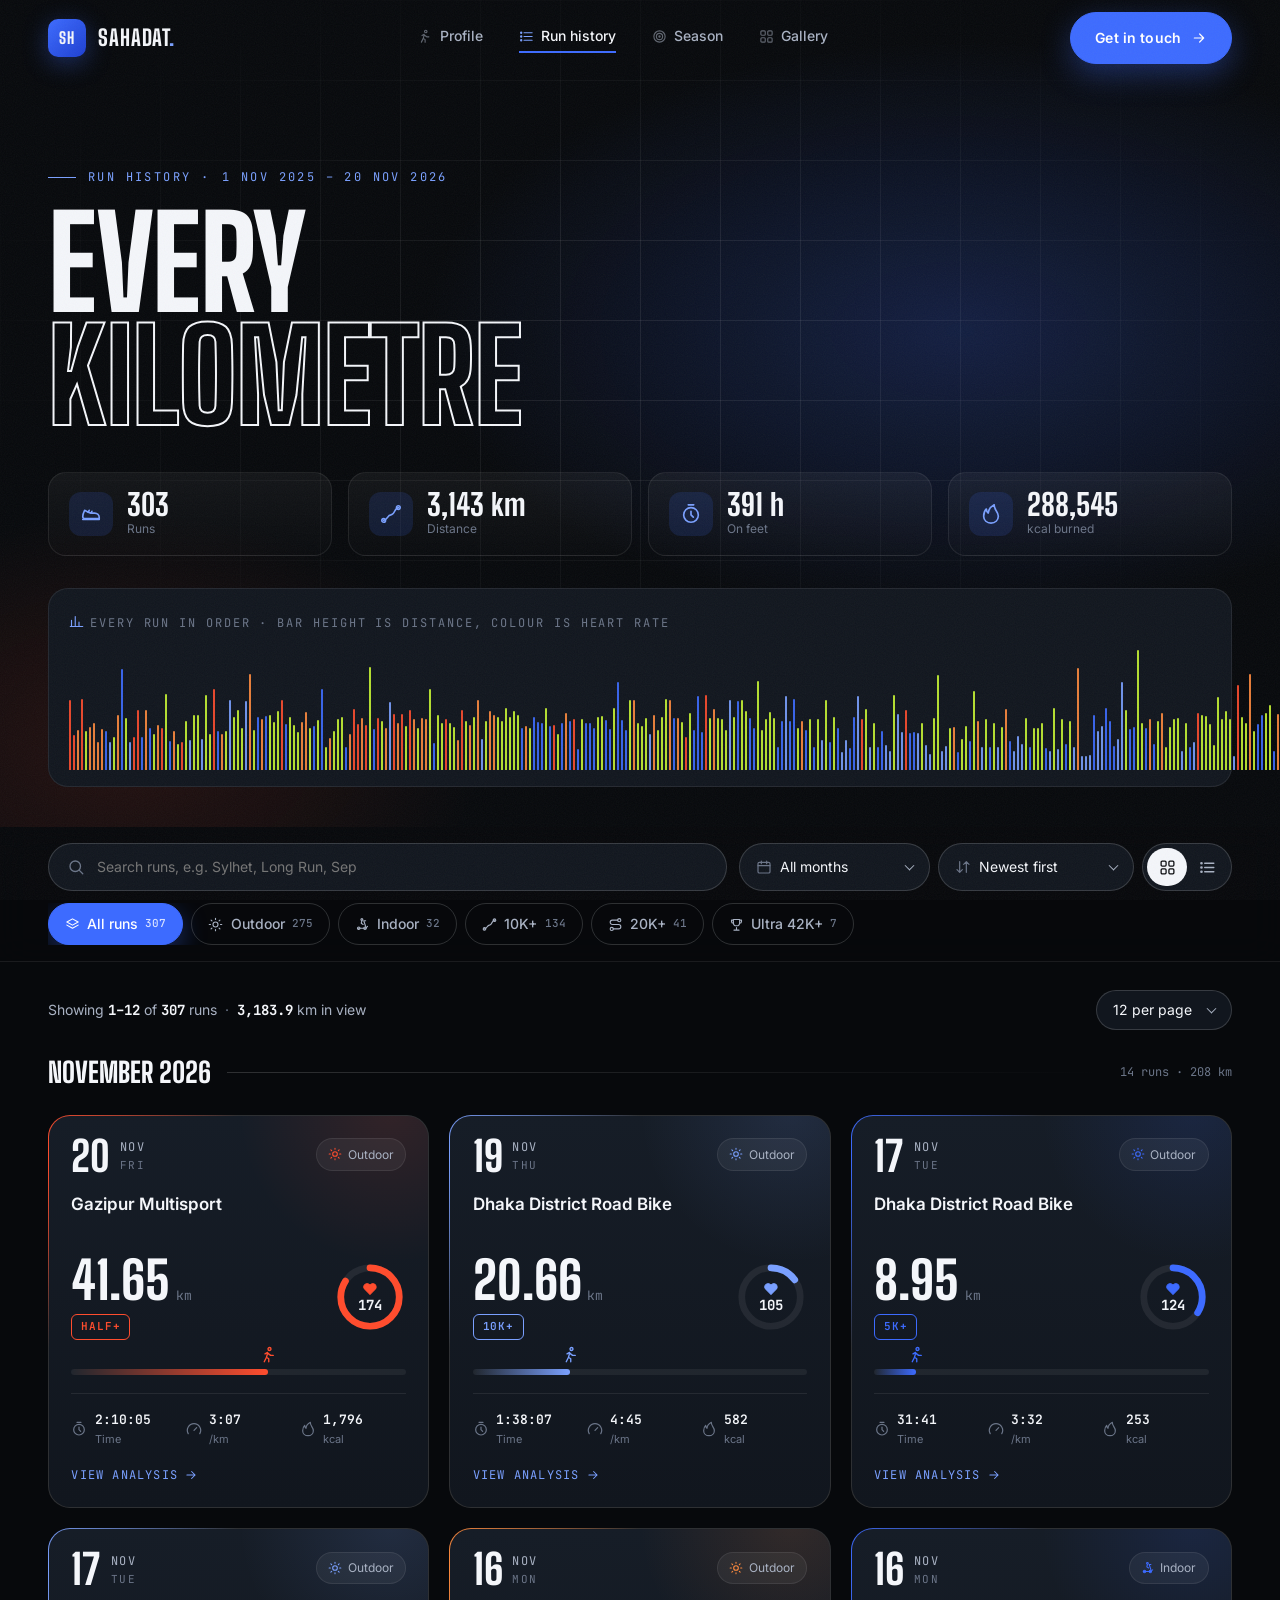
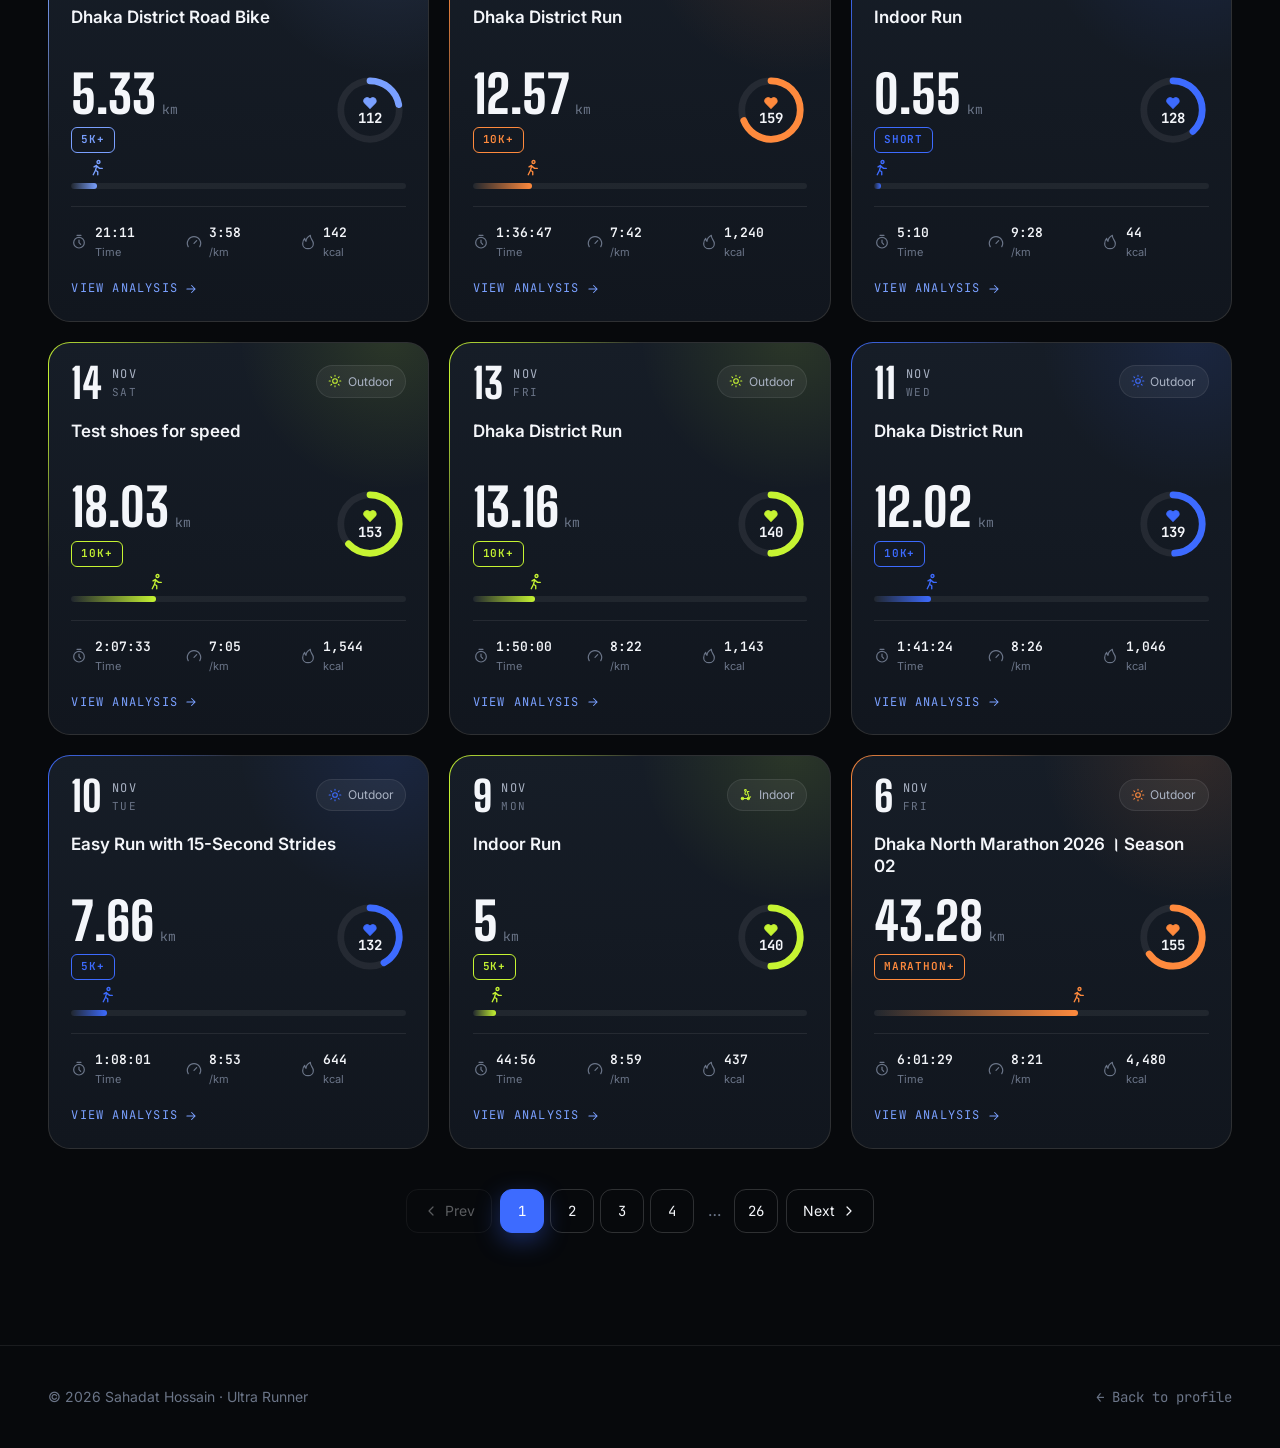
<file: runs.html>
<!DOCTYPE html>
<html lang="en">
<head>
  <meta charset="UTF-8" />
  <meta name="viewport" content="width=device-width, initial-scale=1.0" />
  <title>Run history — Sahadat Hossain</title>
  <meta name="description" content="Every run logged by ultra runner Sahadat Hossain, with filters, search and full analytics." />
  <meta name="theme-color" content="#07090c" />
  <link rel="preconnect" href="https://fonts.googleapis.com" />
  <link rel="preconnect" href="https://fonts.gstatic.com" crossorigin />
  <link href="https://fonts.googleapis.com/css2?family=Big+Shoulders+Display:wght@700;800;900&family=Inter:wght@400;500;600&family=JetBrains+Mono:wght@400;500;600&display=swap" rel="stylesheet" />
  <link rel="preload" as="fetch" href="data.json" crossorigin />
  <link rel="stylesheet" href="style.css" />
</head>
<body data-page="history">

  <header class="nav" id="nav">
    <div class="container nav__inner">
      <a href="index.html" class="brand" aria-label="Home">
        <span class="brand__mark">SH</span>
        <span>Sahadat<span style="color:var(--blue-2)">.</span></span>
      </a>
      <ul class="nav__links">
        <li><a href="index.html" data-nav="profile"><span data-icon="runner"></span>Profile</a></li>
        <li><a href="runs.html" data-nav="history"><span data-icon="list"></span>Run history</a></li>
        <li><a href="index.html#season"><span data-icon="target"></span>Season</a></li>
        <li><a href="gallery.html" data-nav="gallery"><span data-icon="grid"></span>Gallery</a></li>
      </ul>
      <a href="index.html#contact" class="btn btn--primary btn--magnetic">Get in touch <span data-icon="arrowRight"></span></a>
      <button class="nav__toggle" aria-label="Menu" aria-expanded="false"><span></span><span></span></button>
    </div>
  </header>

  <main>
    <section class="page-hero page-hero--history">
      <div class="hero__bg"></div>
      <div class="hero__grid-lines"></div>
      <div class="container">
        <span class="eyebrow">Run history · <span data-bind="period">2026</span></span>
        <h1 class="display hero__title" style="font-size:clamp(3.5rem,10vw,10rem)">
          <span class="line"><span>Every</span></span>
          <span class="line"><span class="outline outline--animated">Kilometre</span></span>
        </h1>

        <div class="summary-chips">
          <div class="summary-chip reveal"><span data-icon="shoe"></span><div><b data-count-key="runs" data-count="0">0</b><small>Runs</small></div></div>
          <div class="summary-chip reveal" data-delay="1"><span data-icon="distance"></span><div><b><span data-count-key="km" data-count="0">0</span> km</b><small>Distance</small></div></div>
          <div class="summary-chip reveal" data-delay="2"><span data-icon="time"></span><div><b><span data-count-key="hours" data-count="0">0</span> h</b><small>On feet</small></div></div>
          <div class="summary-chip reveal" data-delay="3"><span data-icon="flame"></span><div><b data-count-key="kcal" data-count="0">0</b><small>kcal burned</small></div></div>
        </div>

        <div class="barcode-wrap reveal">
          <div class="barcode-head">
            <span class="label"><span data-icon="load"></span>Every run in order · bar height is distance, colour is heart rate</span>
          </div>
          <div class="barcode" id="runBarcode"></div>
        </div>
      </div>
    </section>

    <section class="container history" id="historyTop">
      <div class="toolbar">
        <label class="search">
          <span data-icon="search"></span>
          <input id="searchInput" type="search" placeholder="Search runs, e.g. Sylhet, Long Run, Sep" autocomplete="off" />
        </label>
        <div class="toolbar__selects">
          <label class="select"><span data-icon="calendar"></span><select id="monthSelect" aria-label="Month"></select></label>
          <label class="select"><span data-icon="sort"></span><select id="sortSelect" aria-label="Sort"></select></label>
          <div class="view-toggle" role="group" aria-label="View">
            <button data-view="grid" aria-label="Card view"><span data-icon="grid"></span></button>
            <button data-view="list" aria-label="Table view"><span data-icon="list"></span></button>
          </div>
        </div>
        <div class="chip-row" id="filterChips" role="group" aria-label="Filter runs"></div>
      </div>

      <div class="result-bar">
        <p class="result-meta" id="resultMeta"></p>
        <label class="select select--small"><select id="perSelect" aria-label="Runs per page"></select></label>
      </div>

      <div class="results" id="results"></div>
      <nav class="pagination" id="pagination" aria-label="Pagination"></nav>
    </section>
  </main>

  <footer class="footer">
    <div class="container">
      <span>© 2026 Sahadat Hossain · Ultra Runner</span>
      <a href="index.html" class="mono">← Back to profile</a>
    </div>
  </footer>

  <div class="tooltip" id="tooltip"></div>
  <script type="module" src="app.js"></script>
</body>
</html>
</file>
<file: style.css>
/* =========================================================
   Sahadat Hossain — Ultra Running Profile
   Design tokens
   ========================================================= */
:root {
  --bg: #07090c;
  --bg-2: #0d1117;
  --surface: #11161e;
  --surface-2: #161d27;
  --line: rgba(255, 255, 255, 0.08);
  --line-strong: rgba(255, 255, 255, 0.16);

  --text: #f4f6fa;
  --text-2: #a9b2c3;
  --text-3: #6b7588;

  --blue: #3d6bff;
  --blue-2: #7aa0ff;
  --blue-glow: rgba(61, 107, 255, 0.35);
  --fire: #ff4d2e;
  --fire-2: #ff8a3d;
  --lime: #c6f432;

  --font-display: "Big Shoulders Display", "Impact", sans-serif;
  --font-body: "Inter", system-ui, -apple-system, sans-serif;
  --font-mono: "JetBrains Mono", ui-monospace, monospace;

  /* Type scale */
  --fs-hero: clamp(4rem, 11vw, 11rem);
  --fs-h2: clamp(2.5rem, 5.5vw, 5rem);
  --fs-h3: clamp(1.5rem, 2.2vw, 2rem);
  --fs-lead: clamp(1.0625rem, 1.3vw, 1.25rem);
  --fs-body: 1rem;
  --fs-small: 0.875rem;
  --fs-label: 0.75rem;

  --radius: 20px;
  --radius-sm: 12px;
  --container: 1280px;
  --gutter: clamp(1.25rem, 4vw, 3rem);
  --ease: cubic-bezier(0.22, 1, 0.36, 1);
}

*,
*::before,
*::after {
  box-sizing: border-box;
}

html {
  scroll-behavior: smooth;
  -webkit-text-size-adjust: 100%;
}

body {
  margin: 0;
  background: var(--bg);
  color: var(--text);
  font-family: var(--font-body);
  font-size: var(--fs-body);
  line-height: 1.6;
  -webkit-font-smoothing: antialiased;
  overflow-x: hidden;
}

img {
  display: block;
  max-width: 100%;
  height: auto;
}

a {
  color: inherit;
  text-decoration: none;
}

button {
  font: inherit;
  color: inherit;
  cursor: pointer;
}

::selection {
  background: var(--blue);
  color: #fff;
}

.container {
  width: 100%;
  max-width: var(--container);
  margin: 0 auto;
  padding: 0 var(--gutter);
}

/* Subtle film grain over the whole page */
body::after {
  content: "";
  position: fixed;
  inset: 0;
  pointer-events: none;
  z-index: 100;
  opacity: 0.05;
  background-image: url("data:image/svg+xml,%3Csvg xmlns='http://www.w3.org/2000/svg' width='160' height='160'%3E%3Cfilter id='n'%3E%3CfeTurbulence type='fractalNoise' baseFrequency='.9' numOctaves='3' stitchTiles='stitch'/%3E%3C/filter%3E%3Crect width='100%25' height='100%25' filter='url(%23n)'/%3E%3C/svg%3E");
}

/* =========================================================
   Typography helpers
   ========================================================= */
.label {
  font-family: var(--font-mono);
  font-size: var(--fs-label);
  letter-spacing: 0.16em;
  text-transform: uppercase;
  color: var(--text-3);
}

.eyebrow {
  display: inline-flex;
  align-items: center;
  gap: 0.75rem;
  font-family: var(--font-mono);
  font-size: var(--fs-label);
  letter-spacing: 0.2em;
  text-transform: uppercase;
  color: var(--blue-2);
}

.eyebrow::before {
  content: "";
  width: 28px;
  height: 1px;
  background: currentColor;
}

.display {
  font-family: var(--font-display);
  font-weight: 800;
  text-transform: uppercase;
  line-height: 0.88;
  letter-spacing: -0.01em;
  margin: 0;
}

.section-title {
  font-family: var(--font-display);
  font-size: var(--fs-h2);
  font-weight: 800;
  text-transform: uppercase;
  line-height: 0.92;
  margin: 1rem 0 0;
}

.section-title em {
  font-style: normal;
  color: transparent;
  -webkit-text-stroke: 1.5px var(--text);
}

.lead {
  font-size: var(--fs-lead);
  color: var(--text-2);
  max-width: 56ch;
}

.mono {
  font-family: var(--font-mono);
}

/* =========================================================
   Navigation
   ========================================================= */
.nav {
  position: fixed;
  inset: 0 0 auto;
  z-index: 50;
  transition: background 0.4s var(--ease), border-color 0.4s var(--ease), backdrop-filter 0.4s;
  border-bottom: 1px solid transparent;
}

.nav.is-scrolled {
  background: rgba(7, 9, 12, 0.72);
  backdrop-filter: blur(16px) saturate(140%);
  -webkit-backdrop-filter: blur(16px) saturate(140%);
  border-color: var(--line);
}

.nav__inner {
  display: flex;
  align-items: center;
  justify-content: space-between;
  height: 76px;
}

.brand {
  display: flex;
  align-items: center;
  gap: 0.75rem;
  font-family: var(--font-display);
  font-weight: 800;
  font-size: 1.375rem;
  letter-spacing: 0.04em;
  text-transform: uppercase;
}

.brand__mark {
  display: grid;
  place-items: center;
  width: 38px;
  height: 38px;
  border-radius: 10px;
  background: linear-gradient(135deg, var(--blue), #1d3fd1);
  font-size: 1rem;
  box-shadow: 0 6px 24px var(--blue-glow);
}

.nav__links {
  display: flex;
  gap: 2.25rem;
  list-style: none;
  margin: 0;
  padding: 0;
}

.nav__links a {
  position: relative;
  font-size: var(--fs-small);
  font-weight: 500;
  color: var(--text-2);
  transition: color 0.25s;
}

.nav__links a::after {
  content: "";
  position: absolute;
  left: 0;
  bottom: -6px;
  width: 100%;
  height: 2px;
  background: var(--blue);
  transform: scaleX(0);
  transform-origin: right;
  transition: transform 0.4s var(--ease);
}

.nav__links a:hover,
.nav__links a.is-active {
  color: var(--text);
}

.nav__links a:hover::after,
.nav__links a.is-active::after {
  transform: scaleX(1);
  transform-origin: left;
}

.btn {
  display: inline-flex;
  align-items: center;
  gap: 0.625rem;
  padding: 0.875rem 1.5rem;
  border-radius: 999px;
  border: 1px solid var(--line-strong);
  background: transparent;
  font-size: var(--fs-small);
  font-weight: 600;
  letter-spacing: 0.01em;
  transition: transform 0.3s var(--ease), background 0.3s, border-color 0.3s, box-shadow 0.3s;
}

.btn:hover {
  transform: translateY(-2px);
  border-color: var(--text);
}

.btn--primary {
  background: var(--blue);
  border-color: var(--blue);
  color: #fff;
  box-shadow: 0 10px 30px var(--blue-glow);
}

.btn--primary:hover {
  background: #4f7aff;
  border-color: #4f7aff;
  box-shadow: 0 14px 40px var(--blue-glow);
}

.btn svg {
  width: 16px;
  height: 16px;
  transition: transform 0.3s var(--ease);
}

.btn:hover svg {
  transform: translateX(3px);
}

.nav__toggle {
  display: none;
  width: 44px;
  height: 44px;
  border-radius: 12px;
  border: 1px solid var(--line-strong);
  background: transparent;
  position: relative;
}

.nav__toggle span {
  position: absolute;
  left: 12px;
  right: 12px;
  height: 2px;
  background: var(--text);
  transition: transform 0.3s var(--ease), opacity 0.2s;
}

.nav__toggle span:nth-child(1) { top: 16px; }
.nav__toggle span:nth-child(2) { top: 26px; }

.nav.is-open .nav__toggle span:nth-child(1) { transform: translateY(5px) rotate(45deg); }
.nav.is-open .nav__toggle span:nth-child(2) { transform: translateY(-5px) rotate(-45deg); }

/* =========================================================
   Hero
   ========================================================= */
.hero {
  position: relative;
  min-height: 100vh;
  min-height: 100svh;
  padding: 140px 0 72px;
  display: flex;
  align-items: center;
  overflow: hidden;
}

.hero__bg {
  position: absolute;
  inset: 0;
  z-index: -1;
  background:
    radial-gradient(60% 50% at 75% 40%, rgba(61, 107, 255, 0.22), transparent 70%),
    radial-gradient(40% 40% at 10% 90%, rgba(255, 77, 46, 0.12), transparent 70%),
    var(--bg);
}

.hero__grid-lines {
  position: absolute;
  inset: 0;
  z-index: -1;
  background-image:
    linear-gradient(var(--line) 1px, transparent 1px),
    linear-gradient(90deg, var(--line) 1px, transparent 1px);
  background-size: 80px 80px;
  mask-image: radial-gradient(70% 60% at 50% 40%, #000 20%, transparent 80%);
  -webkit-mask-image: radial-gradient(70% 60% at 50% 40%, #000 20%, transparent 80%);
}

.hero__inner {
  display: grid;
  grid-template-columns: 1.15fr 0.85fr;
  gap: clamp(2rem, 5vw, 5rem);
  align-items: center;
}

.hero__status {
  display: inline-flex;
  align-items: center;
  gap: 0.625rem;
  padding: 0.5rem 1rem 0.5rem 0.75rem;
  border-radius: 999px;
  border: 1px solid var(--line-strong);
  background: rgba(255, 255, 255, 0.03);
  font-size: var(--fs-small);
  color: var(--text-2);
}

.pulse {
  position: relative;
  width: 8px;
  height: 8px;
  border-radius: 50%;
  background: var(--lime);
}

.pulse::after {
  content: "";
  position: absolute;
  inset: 0;
  border-radius: 50%;
  background: var(--lime);
  animation: pulse 1.8s ease-out infinite;
}

@keyframes pulse {
  to { transform: scale(3); opacity: 0; }
}

.hero__title {
  font-size: var(--fs-hero);
  margin-top: 1.75rem;
}

.hero__title .line {
  display: block;
  overflow: hidden;
}

.hero__title .line > span {
  display: inline-block;
  transform: translateY(105%);
  animation: rise 1.1s var(--ease) forwards;
}

.hero__title .line:nth-child(2) > span { animation-delay: 0.12s; }

.hero__title .outline {
  color: transparent;
  -webkit-text-stroke: 2px var(--text);
}

@keyframes rise {
  to { transform: translateY(0); }
}

.hero__meta {
  display: flex;
  flex-wrap: wrap;
  gap: 0.5rem 1.5rem;
  margin: 1.75rem 0 0;
  color: var(--text-2);
  font-size: var(--fs-small);
}

.hero__meta span {
  display: inline-flex;
  align-items: center;
  gap: 0.5rem;
}

.hero__meta svg {
  width: 16px;
  height: 16px;
  color: var(--blue-2);
}

.hero__quote {
  margin: 2rem 0 0;
  padding-left: 1.25rem;
  border-left: 2px solid var(--fire);
  font-size: var(--fs-lead);
  color: var(--text-2);
  max-width: 44ch;
}

.hero__quote strong {
  color: var(--text);
  font-weight: 600;
}

.hero__cta {
  display: flex;
  flex-wrap: wrap;
  gap: 0.875rem;
  margin-top: 2.25rem;
}

.hero__visual {
  position: relative;
  justify-self: end;
  width: 100%;
  max-width: 480px;
}

.hero__photo {
  position: relative;
  aspect-ratio: 4 / 5;
  border-radius: 28px;
  overflow: hidden;
  background: var(--surface);
  box-shadow: 0 40px 120px -20px rgba(61, 107, 255, 0.45);
  animation: photoIn 1.4s var(--ease) both 0.2s;
}

.hero__photo img {
  width: 100%;
  height: 100%;
  object-fit: cover;
  object-position: center 20%;
  transform: scale(1.08);
  animation: zoomOut 2s var(--ease) forwards 0.2s;
}

.hero__photo::after {
  content: "";
  position: absolute;
  inset: 0;
  background: linear-gradient(180deg, transparent 55%, rgba(7, 9, 12, 0.85));
}

@keyframes photoIn {
  from { opacity: 0; transform: translateY(40px); clip-path: inset(100% 0 0 0 round 28px); }
  to { opacity: 1; transform: none; clip-path: inset(0 0 0 0 round 28px); }
}

@keyframes zoomOut {
  to { transform: scale(1); }
}

.hero__photo-caption {
  position: absolute;
  left: 1.5rem;
  right: 1.5rem;
  bottom: 1.25rem;
  z-index: 2;
  display: flex;
  justify-content: space-between;
  align-items: flex-end;
}

.hero__photo-caption strong {
  display: block;
  font-family: var(--font-display);
  font-size: 1.75rem;
  text-transform: uppercase;
  line-height: 1;
}

.chip {
  position: absolute;
  z-index: 3;
  display: flex;
  align-items: center;
  gap: 0.75rem;
  padding: 0.75rem 1rem;
  border-radius: 16px;
  background: rgba(17, 22, 30, 0.78);
  border: 1px solid var(--line-strong);
  backdrop-filter: blur(14px);
  -webkit-backdrop-filter: blur(14px);
  box-shadow: 0 20px 40px rgba(0, 0, 0, 0.4);
  animation: float 6s ease-in-out infinite;
}

.chip__icon {
  display: grid;
  place-items: center;
  width: 38px;
  height: 38px;
  border-radius: 10px;
  background: rgba(61, 107, 255, 0.18);
  color: var(--blue-2);
}

.chip__icon svg { width: 20px; height: 20px; }

.chip--fire .chip__icon {
  background: rgba(255, 77, 46, 0.16);
  color: var(--fire-2);
}

.chip strong {
  display: block;
  font-family: var(--font-mono);
  font-size: 1.0625rem;
  line-height: 1.2;
}

.chip small {
  font-size: 0.75rem;
  color: var(--text-3);
}

.chip--a { top: 12%; left: -14%; }
.chip--b { bottom: 22%; right: -10%; animation-delay: -3s; }

@keyframes float {
  0%, 100% { transform: translateY(0); }
  50% { transform: translateY(-12px); }
}

/* Hero stats strip */
.stats-strip {
  display: grid;
  grid-template-columns: repeat(5, 1fr);
  margin-top: clamp(3rem, 6vw, 5rem);
  border-top: 1px solid var(--line);
}

.stat {
  padding: 1.75rem 1.5rem 0 0;
}

.stat + .stat {
  padding-left: 1.5rem;
  border-left: 1px solid var(--line);
}

.stat__value {
  font-family: var(--font-display);
  font-size: clamp(2.5rem, 4.5vw, 4rem);
  font-weight: 800;
  line-height: 1;
}

.stat__value sup {
  font-family: var(--font-mono);
  font-size: 0.875rem;
  font-weight: 500;
  color: var(--blue-2);
  margin-left: 0.25rem;
  vertical-align: top;
  position: relative;
  top: 0.5em;
}

.stat .label {
  display: block;
  margin-top: 0.5rem;
}

/* =========================================================
   Marquee
   ========================================================= */
.marquee {
  position: relative;
  padding: 1.5rem 0;
  border-block: 1px solid var(--line);
  background: var(--blue);
  transform: rotate(-1.5deg) scale(1.02);
  overflow: hidden;
}

.marquee__track {
  display: flex;
  width: max-content;
  animation: marquee 40s linear infinite;
}

.marquee__item {
  display: flex;
  align-items: center;
  gap: 2rem;
  padding-right: 2rem;
  font-family: var(--font-display);
  font-size: clamp(1.75rem, 3vw, 2.75rem);
  font-weight: 800;
  text-transform: uppercase;
  white-space: nowrap;
}

.marquee__item::after {
  content: "✦";
  font-size: 0.6em;
  color: rgba(255, 255, 255, 0.6);
}

@keyframes marquee {
  to { transform: translateX(-50%); }
}

/* =========================================================
   Sections
   ========================================================= */
.section {
  padding: clamp(5rem, 10vw, 9rem) 0;
  position: relative;
}

.section__head {
  display: flex;
  justify-content: space-between;
  align-items: flex-end;
  gap: 2rem;
  margin-bottom: clamp(2.5rem, 5vw, 4rem);
}

.section__head .lead {
  margin: 0;
  max-width: 42ch;
}

/* =========================================================
   Dashboard (bento)
   ========================================================= */
.bento {
  display: grid;
  grid-template-columns: repeat(12, 1fr);
  gap: 1.25rem;
}

.card {
  position: relative;
  padding: clamp(1.25rem, 2vw, 1.75rem);
  border-radius: var(--radius);
  background: linear-gradient(180deg, var(--surface-2), var(--surface));
  border: 1px solid var(--line);
  overflow: hidden;
  transition: border-color 0.3s, transform 0.4s var(--ease);
}

.card:hover {
  border-color: var(--line-strong);
}

.card__head {
  display: flex;
  justify-content: space-between;
  align-items: flex-start;
  gap: 1rem;
  margin-bottom: 1.5rem;
}

.card__title {
  margin: 0.375rem 0 0;
  font-size: 1.125rem;
  font-weight: 600;
}

.card__big {
  font-family: var(--font-display);
  font-size: 2.5rem;
  font-weight: 800;
  line-height: 1;
}

.card__big small {
  font-family: var(--font-mono);
  font-size: 0.8125rem;
  font-weight: 500;
  color: var(--text-3);
  margin-left: 0.25rem;
}

.trend {
  display: inline-flex;
  align-items: center;
  gap: 0.25rem;
  margin-top: 0.375rem;
  font-family: var(--font-mono);
  font-size: 0.75rem;
  color: var(--lime);
}

.trend--muted {
  color: var(--text-2);
}

.data-error {
  position: fixed;
  left: 50%;
  bottom: 1.5rem;
  z-index: 90;
  width: min(640px, calc(100% - 2rem));
  transform: translateX(-50%);
  padding: 1rem 1.25rem;
  border-radius: var(--radius-sm);
  background: #2a1210;
  border: 1px solid rgba(255, 77, 46, 0.5);
  color: #ffd9d2;
  font-size: var(--fs-small);
}

.data-error code {
  font-family: var(--font-mono);
  color: #fff;
}

.span-8 { grid-column: span 8; }
.span-6 { grid-column: span 6; }
.span-4 { grid-column: span 4; }
.span-12 { grid-column: span 12; }

/* Chart shared */
.chart {
  width: 100%;
  height: auto;
  overflow: visible;
}

.chart text {
  font-family: var(--font-mono);
  font-size: 11px;
  fill: var(--text-3);
}

.chart .grid line {
  stroke: var(--line);
  stroke-dasharray: 3 5;
}

.chart text.value {
  fill: var(--text);
  font-weight: 600;
}

.chart .bar {
  transform-box: fill-box;
  transform-origin: bottom;
  transform: scaleY(0);
  transition: transform 1s var(--ease);
}

.is-visible .chart .bar {
  transform: scaleY(1);
}

.chart .scatter-dot {
  transform-box: fill-box;
  transform-origin: center;
  transform: scale(0);
  transition: transform 0.6s var(--ease), fill-opacity 0.2s;
  cursor: pointer;
}

.is-visible .chart .scatter-dot {
  transform: scale(1);
}

.chart .scatter-dot:hover {
  fill-opacity: 1;
}

.chart .line-path {
  fill: none;
  stroke-width: 2.5;
  stroke-linecap: round;
  stroke-linejoin: round;
  transition: stroke-dashoffset 2s var(--ease);
}

.chart .area-path {
  opacity: 0;
  transition: opacity 1.2s ease 0.6s;
}

.is-visible .chart .area-path {
  opacity: 1;
}

.chart .dot {
  fill: var(--bg);
  stroke-width: 2.5;
  opacity: 0;
  transition: opacity 0.4s ease;
}

.is-visible .chart .dot {
  opacity: 1;
}

/* Tooltip */
.tooltip {
  position: fixed;
  z-index: 60;
  pointer-events: none;
  padding: 0.5rem 0.75rem;
  border-radius: 10px;
  background: #fff;
  color: #0b0d10;
  font-family: var(--font-mono);
  font-size: 0.75rem;
  font-weight: 600;
  white-space: nowrap;
  transform: translate(-50%, calc(-100% - 12px));
  opacity: 0;
  transition: opacity 0.15s;
  box-shadow: 0 10px 30px rgba(0, 0, 0, 0.4);
}

.tooltip.is-on {
  opacity: 1;
}

.tooltip span {
  color: #6b7588;
  font-weight: 500;
}

/* Goal ring */
.ring-wrap {
  position: relative;
  display: grid;
  place-items: center;
  margin: 0.5rem auto 0;
  max-width: 240px;
}

.ring {
  width: 100%;
  transform: rotate(-90deg);
}

.ring circle {
  fill: none;
  stroke-width: 14;
}

.ring .track {
  stroke: rgba(255, 255, 255, 0.06);
}

.ring .progress {
  stroke: url(#ringGrad);
  stroke-linecap: round;
  transition: stroke-dashoffset 2.2s var(--ease);
}

.ring-center {
  position: absolute;
  inset: 0;
  display: grid;
  place-content: center;
  text-align: center;
}

.ring-center strong {
  font-family: var(--font-display);
  font-size: 3.25rem;
  line-height: 1;
}

.ring-legend {
  display: flex;
  justify-content: space-between;
  margin-top: 1.25rem;
  padding-top: 1.25rem;
  border-top: 1px solid var(--line);
}

.ring-legend div strong {
  display: block;
  font-family: var(--font-mono);
  font-size: 1rem;
}

/* Donut */
.donut-wrap {
  display: grid;
  grid-template-columns: 160px 1fr;
  gap: 1.5rem;
  align-items: center;
}

.donut {
  width: 100%;
  transform: rotate(-90deg);
}

.donut circle {
  fill: none;
  stroke-width: 22;
  transition: stroke-dasharray 1.6s var(--ease), stroke-width 0.3s;
}

.donut circle:hover {
  stroke-width: 26;
}

.legend {
  list-style: none;
  margin: 0;
  padding: 0;
  display: grid;
  gap: 0.875rem;
}

.legend li {
  display: grid;
  grid-template-columns: 10px 1fr auto;
  gap: 0.75rem;
  align-items: center;
  font-size: var(--fs-small);
  color: var(--text-2);
}

.legend i {
  width: 10px;
  height: 10px;
  border-radius: 3px;
}

.legend b {
  font-family: var(--font-mono);
  font-weight: 500;
  color: var(--text);
}

/* HR zones */
.zones {
  display: grid;
  gap: 1rem;
}

.zone__row {
  display: grid;
  grid-template-columns: 60px 1fr 56px;
  gap: 0.875rem;
  align-items: center;
  font-size: var(--fs-small);
}

.zone__row .mono {
  font-size: 0.75rem;
  color: var(--text-3);
}

.zone__row .mono:last-child {
  color: var(--text);
  text-align: right;
}

.zone__bar {
  height: 10px;
  border-radius: 99px;
  background: rgba(255, 255, 255, 0.05);
  overflow: hidden;
}

.zone__bar span {
  display: block;
  height: 100%;
  width: 0;
  border-radius: inherit;
  transition: width 1.4s var(--ease);
}

/* Heatmap */
.heatmap {
  display: grid;
  grid-template-rows: repeat(7, auto);
  grid-auto-flow: column;
  justify-content: start;
  gap: 4px;
}

.heatmap span[data-l="x"] {
  visibility: hidden;
}

.heatmap span {
  aspect-ratio: 1;
  border-radius: 3px;
  background: rgba(255, 255, 255, 0.05);
  opacity: 0;
  transform: scale(0.4);
  transition: opacity 0.4s ease, transform 0.5s var(--ease);
}

.is-visible .heatmap span {
  opacity: 1;
  transform: scale(1);
}

.heatmap span[data-l="1"] { background: rgba(61, 107, 255, 0.28); }
.heatmap span[data-l="2"] { background: rgba(61, 107, 255, 0.5); }
.heatmap span[data-l="3"] { background: rgba(61, 107, 255, 0.78); }
.heatmap span[data-l="4"] { background: var(--blue-2); }
.heatmap span[data-l="5"] { background: var(--fire); }

.heatmap-foot {
  display: flex;
  justify-content: space-between;
  align-items: center;
  margin-top: 1rem;
  flex-wrap: wrap;
  gap: 1rem;
}

.heatmap-months {
  display: grid;
  justify-content: start;
  gap: 4px;
  margin-bottom: 0.625rem;
  white-space: nowrap;
}

.heat-scale {
  display: flex;
  align-items: center;
  gap: 4px;
}

.heat-scale i {
  width: 12px;
  height: 12px;
  border-radius: 3px;
}

/* =========================================================
   Featured race
   ========================================================= */
.feature {
  display: grid;
  grid-template-columns: 1fr 1fr;
  gap: 1.25rem;
}

.feature__media {
  position: relative;
  min-height: 520px;
  border-radius: var(--radius);
  overflow: hidden;
}

.feature__media img {
  position: absolute;
  inset: 0;
  width: 100%;
  height: 100%;
  object-fit: cover;
  transition: transform 1.2s var(--ease);
}

.feature__media:hover img {
  transform: scale(1.04);
}

.feature__media::after {
  content: "";
  position: absolute;
  inset: 0;
  background: linear-gradient(200deg, transparent 35%, rgba(7, 9, 12, 0.92));
}

.feature__overlay {
  position: absolute;
  left: 0;
  right: 0;
  bottom: 0;
  z-index: 2;
  padding: clamp(1.5rem, 3vw, 2.5rem);
}

.feature__overlay .display {
  font-size: clamp(2.75rem, 5vw, 4.5rem);
  margin-top: 0.75rem;
}

.tag {
  display: inline-flex;
  align-items: center;
  gap: 0.375rem;
  padding: 0.375rem 0.75rem;
  border-radius: 999px;
  background: var(--fire);
  font-family: var(--font-mono);
  font-size: 0.6875rem;
  font-weight: 600;
  letter-spacing: 0.12em;
  text-transform: uppercase;
}

.tag--ghost {
  background: rgba(255, 255, 255, 0.1);
  backdrop-filter: blur(8px);
}

.feature__facts {
  display: grid;
  grid-template-columns: repeat(4, 1fr);
  gap: 1rem;
  margin-top: 1.5rem;
  padding-top: 1.5rem;
  border-top: 1px solid var(--line-strong);
}

.feature__facts strong {
  display: block;
  font-family: var(--font-mono);
  font-size: 1.125rem;
}

.feature__side {
  display: grid;
  gap: 1.25rem;
  grid-template-rows: auto 1fr;
}

/* =========================================================
   Personal bests
   ========================================================= */
.pbs {
  display: grid;
  grid-template-columns: repeat(5, 1fr);
  gap: 1.25rem;
}

.pb {
  position: relative;
  padding: 1.75rem 1.5rem;
  border-radius: var(--radius);
  background: var(--surface);
  border: 1px solid var(--line);
  overflow: hidden;
  transition: transform 0.5s var(--ease), border-color 0.3s, background 0.3s;
}

.pb::before {
  content: "";
  position: absolute;
  inset: auto -30% -60% -30%;
  height: 120%;
  background: radial-gradient(closest-side, var(--blue-glow), transparent);
  opacity: 0;
  transition: opacity 0.5s;
}

.pb:hover {
  transform: translateY(-6px);
  border-color: rgba(61, 107, 255, 0.5);
}

.pb:hover::before {
  opacity: 1;
}

.pb--ultra {
  background: linear-gradient(160deg, #1b2a6b, #0f1730 60%);
  border-color: rgba(61, 107, 255, 0.45);
}

.pb > * {
  position: relative;
}

.pb__dist {
  font-family: var(--font-display);
  font-size: 3.5rem;
  font-weight: 800;
  line-height: 1;
  text-transform: uppercase;
}

.pb__time {
  display: block;
  margin-top: 2.5rem;
  font-family: var(--font-mono);
  font-size: 1.375rem;
  font-weight: 600;
}

.pb__time small {
  font-size: 0.75rem;
  font-weight: 500;
  color: var(--text-3);
  margin-left: 0.25rem;
}

.pb__race {
  display: block;
  margin-top: 0.25rem;
  font-size: 0.8125rem;
  color: var(--text-3);
}

/* =========================================================
   Timeline
   ========================================================= */
.timeline {
  position: relative;
  list-style: none;
  margin: 0;
  padding: 0;
}

.timeline::before {
  content: "";
  position: absolute;
  top: 0;
  bottom: 0;
  left: 160px;
  width: 1px;
  background: var(--line-strong);
}

.timeline__progress {
  position: absolute;
  top: 0;
  left: 160px;
  width: 1px;
  height: 0;
  background: linear-gradient(var(--blue), var(--fire));
  box-shadow: 0 0 12px var(--blue);
  transition: height 0.1s linear;
}

.tl {
  position: relative;
  display: grid;
  grid-template-columns: 160px 1fr auto;
  gap: 0 3rem;
  align-items: center;
  padding: 1.75rem 0;
  border-bottom: 1px solid var(--line);
  transition: background 0.3s;
}

.tl:hover {
  background: linear-gradient(90deg, transparent, rgba(61, 107, 255, 0.06), transparent);
}

.tl::before {
  content: "";
  position: absolute;
  left: 154px;
  top: 50%;
  width: 13px;
  height: 13px;
  border-radius: 50%;
  background: var(--bg);
  border: 2px solid var(--line-strong);
  transform: translateY(-50%);
  transition: border-color 0.3s, background 0.3s, box-shadow 0.3s;
}

.tl:hover::before,
.tl--ultra::before {
  border-color: var(--blue);
  background: var(--blue);
  box-shadow: 0 0 0 5px rgba(61, 107, 255, 0.18);
}

.tl__date {
  font-family: var(--font-mono);
  font-size: var(--fs-small);
  color: var(--text-3);
}

.tl__name {
  font-family: var(--font-display);
  font-size: clamp(1.5rem, 2.4vw, 2.125rem);
  font-weight: 700;
  text-transform: uppercase;
  line-height: 1.05;
}

.tl__sub {
  display: block;
  margin-top: 0.25rem;
  font-size: var(--fs-small);
  color: var(--text-2);
}

.tl__result {
  text-align: right;
}

.tl__result strong {
  display: block;
  font-family: var(--font-mono);
  font-size: 1.125rem;
}

/* =========================================================
   Gallery teaser
   ========================================================= */
.teaser {
  display: grid;
  grid-template-columns: 1.3fr 1fr 1fr;
  grid-template-rows: 280px 280px;
  gap: 1.25rem;
}

.teaser a {
  position: relative;
  border-radius: var(--radius);
  overflow: hidden;
  background: var(--surface);
}

.teaser a:first-child {
  grid-row: span 2;
}

.teaser img {
  width: 100%;
  height: 100%;
  object-fit: cover;
  transition: transform 1s var(--ease), filter 0.6s;
  filter: grayscale(0.35);
}

.teaser a:hover img {
  transform: scale(1.06);
  filter: grayscale(0);
}

.teaser__more {
  display: grid;
  place-content: center;
  text-align: center;
  background: linear-gradient(135deg, var(--blue), #1a36b8) !important;
  transition: filter 0.3s;
}

.teaser__more:hover {
  filter: brightness(1.12);
}

.teaser__more strong {
  font-family: var(--font-display);
  font-size: 3rem;
  line-height: 1;
  text-transform: uppercase;
}

/* =========================================================
   Contact / footer
   ========================================================= */
.cta-block {
  position: relative;
  padding: clamp(3rem, 7vw, 6rem);
  border-radius: 32px;
  background:
    radial-gradient(60% 80% at 100% 0%, rgba(255, 77, 46, 0.35), transparent 60%),
    radial-gradient(60% 80% at 0% 100%, rgba(61, 107, 255, 0.45), transparent 60%),
    var(--surface);
  border: 1px solid var(--line-strong);
  overflow: hidden;
  text-align: center;
}

.cta-block .display {
  font-size: clamp(3rem, 8vw, 7.5rem);
}

.cta-block .lead {
  margin: 1.5rem auto 2.25rem;
}

.socials {
  display: flex;
  justify-content: center;
  flex-wrap: wrap;
  gap: 0.75rem;
}

.footer {
  padding: 2.5rem 0;
  border-top: 1px solid var(--line);
  color: var(--text-3);
  font-size: var(--fs-small);
}

.footer .container {
  display: flex;
  justify-content: space-between;
  gap: 1rem;
  flex-wrap: wrap;
}

/* =========================================================
   Gallery page
   ========================================================= */
.page-hero {
  padding: 160px 0 3rem;
  position: relative;
}

.page-hero .display {
  font-size: clamp(4rem, 12vw, 12rem);
  margin-top: 1.25rem;
}

.page-hero__row {
  display: flex;
  justify-content: space-between;
  align-items: flex-end;
  gap: 2rem;
  flex-wrap: wrap;
  margin-top: 2rem;
}

.filters {
  display: flex;
  flex-wrap: wrap;
  gap: 0.5rem;
}

.filter {
  padding: 0.625rem 1.125rem;
  border-radius: 999px;
  border: 1px solid var(--line-strong);
  background: transparent;
  font-size: var(--fs-small);
  font-weight: 500;
  color: var(--text-2);
  transition: all 0.3s var(--ease);
}

.filter sup {
  font-family: var(--font-mono);
  font-size: 0.6875rem;
  margin-left: 0.25rem;
  color: var(--text-3);
}

.filter:hover {
  color: var(--text);
  border-color: var(--text);
}

.filter.is-active {
  background: var(--text);
  border-color: var(--text);
  color: var(--bg);
}

.filter.is-active sup {
  color: var(--bg);
}

.masonry {
  columns: 3 340px;
  column-gap: 1.25rem;
  padding-bottom: 6rem;
}

.shot {
  position: relative;
  display: block;
  width: 100%;
  margin: 0 0 1.25rem;
  padding: 0;
  border: 0;
  border-radius: var(--radius);
  overflow: hidden;
  background: var(--surface);
  break-inside: avoid;
  text-align: left;
  transition: opacity 0.5s var(--ease), transform 0.5s var(--ease);
}

.shot.is-hidden {
  display: none;
}

.shot.is-entering {
  opacity: 0;
  transform: translateY(24px) scale(0.98);
}

.shot img {
  width: 100%;
  transition: transform 1s var(--ease);
}

.shot:hover img {
  transform: scale(1.05);
}

.shot__info {
  position: absolute;
  inset: auto 0 0 0;
  padding: 3rem 1.5rem 1.25rem;
  background: linear-gradient(transparent, rgba(7, 9, 12, 0.92));
  transform: translateY(30%);
  opacity: 0;
  transition: transform 0.5s var(--ease), opacity 0.4s;
}

.shot:hover .shot__info,
.shot:focus-visible .shot__info {
  transform: none;
  opacity: 1;
}

.shot__info strong {
  display: block;
  font-family: var(--font-display);
  font-size: 1.625rem;
  text-transform: uppercase;
  line-height: 1.1;
}

.shot__zoom {
  position: absolute;
  top: 1rem;
  right: 1rem;
  display: grid;
  place-items: center;
  width: 42px;
  height: 42px;
  border-radius: 50%;
  background: rgba(255, 255, 255, 0.92);
  color: var(--bg);
  transform: scale(0.6);
  opacity: 0;
  transition: transform 0.4s var(--ease), opacity 0.3s;
}

.shot__zoom svg { width: 18px; height: 18px; }

.shot:hover .shot__zoom {
  transform: scale(1);
  opacity: 1;
}

/* Lightbox */
.lightbox {
  position: fixed;
  inset: 0;
  z-index: 80;
  display: grid;
  grid-template-rows: auto 1fr auto;
  background: rgba(5, 6, 8, 0.96);
  backdrop-filter: blur(10px);
  -webkit-backdrop-filter: blur(10px);
  opacity: 0;
  visibility: hidden;
  transition: opacity 0.4s var(--ease), visibility 0.4s;
}

.lightbox.is-open {
  opacity: 1;
  visibility: visible;
}

.lightbox__bar {
  display: flex;
  justify-content: space-between;
  align-items: center;
  padding: 1.25rem var(--gutter);
}

.lightbox__stage {
  position: relative;
  display: grid;
  place-items: center;
  padding: 0 clamp(4rem, 8vw, 7rem);
  min-height: 0;
}

.lightbox__stage img {
  max-width: 100%;
  max-height: calc(100vh - 220px);
  max-height: calc(100svh - 220px);
  width: auto;
  border-radius: 14px;
  box-shadow: 0 30px 100px rgba(0, 0, 0, 0.6);
  transition: opacity 0.35s ease, transform 0.5s var(--ease);
}

.lightbox__stage img.is-swapping {
  opacity: 0;
  transform: scale(0.97);
}

.lightbox__caption {
  padding: 1.25rem var(--gutter) 1.75rem;
  text-align: center;
}

.lightbox__caption strong {
  display: block;
  font-family: var(--font-display);
  font-size: 1.75rem;
  text-transform: uppercase;
}

.icon-btn {
  display: grid;
  place-items: center;
  width: 52px;
  height: 52px;
  border-radius: 50%;
  border: 1px solid var(--line-strong);
  background: rgba(255, 255, 255, 0.04);
  transition: background 0.3s, border-color 0.3s, transform 0.3s var(--ease);
}

.icon-btn:hover {
  background: var(--text);
  color: var(--bg);
  border-color: var(--text);
}

.icon-btn svg { width: 20px; height: 20px; }

.lightbox__prev,
.lightbox__next {
  position: absolute;
  top: 50%;
  transform: translateY(-50%);
}

.lightbox__prev { left: var(--gutter); }
.lightbox__next { right: var(--gutter); }

/* =========================================================
   Reveal animations
   ========================================================= */
.reveal {
  opacity: 0;
  transform: translateY(40px);
  transition: opacity 1s var(--ease), transform 1s var(--ease);
}

.reveal.is-visible {
  opacity: 1;
  transform: none;
}

.reveal[data-delay="1"] { transition-delay: 0.1s; }
.reveal[data-delay="2"] { transition-delay: 0.2s; }
.reveal[data-delay="3"] { transition-delay: 0.3s; }
.reveal[data-delay="4"] { transition-delay: 0.4s; }

/* =========================================================
   Responsive
   ========================================================= */
@media (max-width: 1100px) {
  .span-8, .span-4, .span-6 { grid-column: span 12; }
  .feature { grid-template-columns: 1fr; }
  .pbs { grid-template-columns: repeat(3, 1fr); }
  .chip--a { left: -4%; }
  .chip--b { right: -4%; }
}

@media (max-width: 900px) {
  .nav__links,
  .nav .btn {
    display: none;
  }

  .nav__toggle {
    display: block;
  }

  .nav.is-open {
    background: rgba(7, 9, 12, 0.96);
  }

  .nav.is-open .nav__links {
    display: flex;
    flex-direction: column;
    gap: 1.25rem;
    position: absolute;
    top: 76px;
    left: 0;
    right: 0;
    padding: 1.5rem var(--gutter) 2rem;
    background: rgba(7, 9, 12, 0.96);
    border-bottom: 1px solid var(--line);
  }

  .nav.is-open .nav__links a {
    font-size: 1.25rem;
  }

  .hero__inner {
    grid-template-columns: 1fr;
  }

  .hero__visual {
    justify-self: center;
    max-width: 420px;
  }

  .stats-strip {
    grid-template-columns: repeat(2, 1fr);
  }

  .stat,
  .stat + .stat {
    padding: 1.5rem 0 1.5rem 0;
    border-left: 0;
    border-bottom: 1px solid var(--line);
  }

  .stat:nth-child(even) {
    padding-left: 1.5rem;
    border-left: 1px solid var(--line);
  }

  .stat:last-child {
    grid-column: span 2;
  }

  .section__head {
    flex-direction: column;
    align-items: flex-start;
  }

  .teaser {
    grid-template-columns: 1fr 1fr;
    grid-template-rows: 320px 220px 220px;
  }

  .teaser a:first-child {
    grid-column: span 2;
    grid-row: auto;
  }

  .timeline::before,
  .timeline__progress {
    left: 6px;
  }

  .tl {
    grid-template-columns: 1fr auto;
    padding-left: 2.25rem;
    gap: 0.25rem 1.5rem;
  }

  .tl::before {
    left: 0;
  }

  .tl__date {
    grid-column: span 2;
  }
}

@media (max-width: 640px) {
  .pbs { grid-template-columns: repeat(2, 1fr); }
  .pb--ultra { grid-column: span 2; }
  .donut-wrap { grid-template-columns: 1fr; justify-items: center; }
  .donut { max-width: 180px; }
  .legend { width: 100%; }
  .feature__facts { grid-template-columns: repeat(2, 1fr); }
  .feature__media { min-height: 460px; }
  .chip--a { left: 12px; top: -22px; }
  #weeklyChart text { font-size: 22px; }
  #longChart text,
  #effortChart text { font-size: 17px; }
  #paceChart text { font-size: 14px; }
  .chip--b { right: 0; }
  .lightbox__stage { padding: 0 1rem; }
  .lightbox__prev, .lightbox__next { top: auto; bottom: -70px; transform: none; }
  .heatmap { gap: 2px; }
}

[hidden] {
  display: none !important;
}

/* =========================================================
   Icons
   ========================================================= */
.ico {
  width: 1em;
  height: 1em;
  flex: none;
}

[data-icon] {
  display: inline-flex;
  align-items: center;
}

.label [data-icon] {
  margin-right: 0.5em;
  vertical-align: -0.2em;
  color: var(--blue-2);
}

.label [data-icon] .ico {
  width: 1.25em;
  height: 1.25em;
}

.btn [data-icon] .ico,
.btn > svg {
  width: 16px;
  height: 16px;
}

.btn:hover svg {
  transform: none;
}

.btn:hover > [data-icon]:last-child svg {
  transform: translateX(3px);
}

.nav__links a {
  display: inline-flex;
  align-items: center;
  gap: 0.45rem;
}

.nav__links a .ico {
  width: 15px;
  height: 15px;
  opacity: 0.55;
  transition: opacity 0.25s;
}

.nav__links a:hover .ico,
.nav__links a.is-active .ico {
  opacity: 1;
  color: var(--blue-2);
}

.hero__meta [data-icon] .ico {
  width: 16px;
  height: 16px;
  color: var(--blue-2);
}

.chip__icon .ico {
  width: 20px;
  height: 20px;
}

@keyframes spin {
  to { transform: rotate(360deg); }
}

@keyframes pulseRing {
  0% { transform: scale(0.6); opacity: 0.9; }
  100% { transform: scale(1.8); opacity: 0; }
}

@keyframes beat {
  0%, 60%, 100% { transform: scale(1); }
  15% { transform: scale(1.28); }
  30% { transform: scale(1); }
  45% { transform: scale(1.14); }
}

@keyframes draw {
  to { stroke-dashoffset: 0; }
}

@keyframes fadeIn {
  to { opacity: 1; }
}

/* =========================================================
   Hero v2 — animated route, odometer, arch photo, ECG
   ========================================================= */
.hero--v2 {
  padding-bottom: 96px;
}

.hero__route {
  position: absolute;
  inset: 0;
  z-index: -1;
  width: 100%;
  height: 100%;
  pointer-events: none;
}

.hero__route-ghost {
  fill: none;
  stroke: rgba(255, 255, 255, 0.07);
  stroke-width: 2;
  stroke-dasharray: 2 10;
}

.hero__route-line {
  fill: none;
  stroke: url(#heroRouteGrad);
  stroke-width: 3;
  stroke-linecap: round;
  stroke-dasharray: 1;
  stroke-dashoffset: 1;
  opacity: 0.7;
  filter: drop-shadow(0 0 10px rgba(61, 107, 255, 0.8));
  animation: draw 2.8s var(--ease) 0.3s forwards;
}

.hero__route-km circle {
  fill: var(--bg);
  stroke: var(--blue-2);
  stroke-width: 2;
  opacity: 0;
  animation: fadeIn 0.4s ease forwards;
}

.hero__route-km circle:nth-child(1) { animation-delay: 1.2s; }
.hero__route-km circle:nth-child(2) { animation-delay: 1.8s; }
.hero__route-km circle:nth-child(3) { animation-delay: 2.4s; }

.hero__route-runner {
  opacity: 0;
  animation: fadeIn 0.6s ease 2.8s forwards;
}

.hero__route-runner .glow {
  fill: rgba(255, 77, 46, 0.3);
  transform-box: fill-box;
  transform-origin: center;
  animation: pulseRing 1.6s ease-out infinite;
}

.hero__route-runner .core {
  fill: var(--fire);
  stroke: #fff;
  stroke-width: 2;
}

.outline--animated {
  background: linear-gradient(100deg, transparent 0 38%, rgba(122, 160, 255, 0.95) 50%, transparent 62% 100%);
  background-size: 260% 100%;
  background-position: 120% 0;
  -webkit-background-clip: text;
  background-clip: text;
}

.hero__title .line > span.outline--animated {
  animation: rise 1.1s var(--ease) forwards, sweep 5.5s linear 1.6s infinite;
}

.hero__title .line:nth-child(2) > span.outline--animated {
  animation-delay: 0.12s, 1.6s;
}

@keyframes sweep {
  from { background-position: 120% 0; }
  to { background-position: -120% 0; }
}

.odometer-block {
  display: flex;
  align-items: flex-end;
  gap: 1rem;
  margin-top: 1.75rem;
}

.odometer {
  display: flex;
  height: 1em;
  overflow: hidden;
  font-family: var(--font-display);
  font-size: clamp(3.25rem, 6.5vw, 6rem);
  font-weight: 800;
  line-height: 1;
  letter-spacing: -0.01em;
  color: var(--text);
}

.odometer .odo__sep {
  color: var(--blue-2);
}

.odo__digit {
  display: inline-block;
  height: 1em;
  overflow: hidden;
}

.odo__reel {
  display: flex;
  flex-direction: column;
  transition: transform 2.2s var(--ease);
}

.odo__reel span,
.odo__sep {
  display: block;
  height: 1em;
  line-height: 1em;
}

.odometer-block__unit {
  display: grid;
  gap: 0.25rem;
  padding-bottom: 0.5rem;
}

.odometer-block__unit b {
  font-family: var(--font-mono);
  font-size: 1rem;
  color: var(--blue-2);
}

.odometer-block__unit span {
  font-size: var(--fs-small);
  color: var(--text-3);
}

.hero__photo--arch {
  border-radius: 260px 260px 28px 28px;
  outline: 1px solid rgba(255, 255, 255, 0.14);
  outline-offset: 12px;
  transform: perspective(1000px) rotateX(var(--rx, 0deg)) rotateY(var(--ry, 0deg));
  transition: transform 0.5s var(--ease);
  animation: archIn 1.4s var(--ease) 0.2s both;
}

@keyframes archIn {
  from { opacity: 0; clip-path: inset(100% 0 0 0 round 260px 260px 28px 28px); }
  to { opacity: 1; clip-path: inset(0 0 0 0 round 260px 260px 28px 28px); }
}

.hero__shine {
  position: absolute;
  inset: 0;
  z-index: 2;
  pointer-events: none;
  background: radial-gradient(circle at var(--mx, 50%) var(--my, 25%), rgba(255, 255, 255, 0.22), transparent 45%);
  mix-blend-mode: overlay;
}

.hero__badge {
  position: absolute;
  left: -64px;
  bottom: 14%;
  z-index: 4;
  display: grid;
  place-items: center;
  width: 150px;
  height: 150px;
  border-radius: 50%;
  background: rgba(7, 9, 12, 0.72);
  border: 1px solid var(--line-strong);
  backdrop-filter: blur(12px);
  -webkit-backdrop-filter: blur(12px);
}

.hero__badge svg {
  position: absolute;
  inset: 0;
  animation: spin 20s linear infinite;
}

.hero__badge text {
  font-family: var(--font-mono);
  font-size: 11px;
  font-weight: 600;
  letter-spacing: 2px;
  fill: var(--text);
}

.hero__badge-core {
  display: grid;
  place-items: center;
  width: 62px;
  height: 62px;
  border-radius: 50%;
  background: linear-gradient(135deg, var(--fire), #d92c12);
  box-shadow: 0 10px 30px rgba(255, 77, 46, 0.45);
}

.hero__badge-core .ico {
  width: 28px;
  height: 28px;
}

.hero--v2 .chip--a { top: 8%; left: -12%; }
.hero--v2 .chip--b { bottom: 30%; right: -10%; }

.hero__ecg {
  position: relative;
  display: flex;
  align-items: center;
  height: 56px;
  margin-top: 2.5rem;
}

.hero__ecg-line {
  position: absolute;
  inset: 0;
  opacity: 0.75;
  background: url("data:image/svg+xml,%3Csvg xmlns='http://www.w3.org/2000/svg' width='240' height='56'%3E%3Cpath d='M0 28H92l6-8 6 8h10l6-22 8 44 6-22h14l6-6 6 6H240' fill='none' stroke='%23ff4d2e' stroke-width='2' stroke-linejoin='round'/%3E%3C/svg%3E") repeat-x left center / 240px 56px;
  animation: ecg var(--beat, 0.8s) linear infinite;
  -webkit-mask-image: linear-gradient(90deg, transparent, #000 12%, #000 70%, transparent);
  mask-image: linear-gradient(90deg, transparent, #000 12%, #000 70%, transparent);
}

@keyframes ecg {
  to { background-position-x: -240px; }
}

.hero__ecg-label {
  position: relative;
  display: inline-flex;
  align-items: center;
  gap: 0.6rem;
  margin-left: auto;
  padding: 0.55rem 1.1rem;
  border-radius: 999px;
  border: 1px solid var(--line-strong);
  background: var(--bg);
  font-size: var(--fs-small);
  color: var(--text-2);
}

.hero__ecg-label b {
  font-family: var(--font-mono);
  color: var(--text);
}

.beat {
  color: var(--fire);
}

.beat .ico {
  width: 18px;
  height: 18px;
  fill: currentColor;
  animation: beat var(--beat, 0.8s) ease-in-out infinite;
}

.hero--v2 .stats-strip {
  gap: 1rem;
  margin-top: 1.5rem;
  border-top: 0;
}

.hero--v2 .stat,
.hero--v2 .stat + .stat {
  position: relative;
  padding: 1.25rem;
  border: 1px solid var(--line);
  border-radius: 18px;
  background: linear-gradient(180deg, rgba(255, 255, 255, 0.045), rgba(255, 255, 255, 0.01));
  overflow: hidden;
  transition: border-color 0.3s, transform 0.4s var(--ease);
}

.hero--v2 .stat:hover {
  border-color: rgba(61, 107, 255, 0.5);
  transform: translateY(-4px);
}

.hero--v2 .stat::after {
  content: "";
  position: absolute;
  right: -30px;
  top: -30px;
  width: 100px;
  height: 100px;
  border-radius: 50%;
  background: radial-gradient(closest-side, rgba(61, 107, 255, 0.25), transparent);
}

.stat__icon {
  display: grid;
  place-items: center;
  width: 40px;
  height: 40px;
  margin-bottom: 1rem;
  border-radius: 12px;
  background: rgba(61, 107, 255, 0.14);
  color: var(--blue-2);
}

.stat__icon .ico {
  width: 20px;
  height: 20px;
}

.scroll-cue {
  position: absolute;
  left: 50%;
  bottom: 24px;
  width: 24px;
  height: 38px;
  border: 2px solid var(--line-strong);
  border-radius: 14px;
  transform: translateX(-50%);
}

.scroll-cue span {
  position: absolute;
  left: 50%;
  top: 7px;
  width: 4px;
  height: 8px;
  margin-left: -2px;
  border-radius: 2px;
  background: var(--text);
  animation: cue 1.8s ease-in-out infinite;
}

@keyframes cue {
  0% { transform: translateY(0); opacity: 1; }
  80% { transform: translateY(14px); opacity: 0; }
  100% { opacity: 0; }
}

/* =========================================================
   Creative charts
   ========================================================= */
.goal-line {
  stroke: var(--lime);
  stroke-width: 1.5;
  stroke-dasharray: 6 6;
}

.chart .goal-label {
  fill: var(--lime);
  font-weight: 600;
}

.milestone {
  opacity: 0;
  transform: translateY(8px);
  transition: opacity 0.5s ease, transform 0.6s var(--ease);
}

.is-drawn .milestone {
  opacity: 1;
  transform: none;
}

.chart .milestone-label {
  fill: #0b0d10;
  font-size: 10px;
  font-weight: 700;
}

.pulse-ring {
  fill: rgba(255, 77, 46, 0.3);
  transform-box: fill-box;
  transform-origin: center;
  animation: pulseRing 1.8s ease-out infinite;
}

.rose-wedge {
  transform: scale(0);
  transition: transform 0.9s var(--ease), fill-opacity 0.2s;
  cursor: pointer;
}

.is-drawn .rose-wedge {
  transform: scale(1);
}

.rose-wedge:hover {
  fill-opacity: 1;
}

.chart .rose-label {
  font-size: 12px;
  letter-spacing: 0.12em;
  fill: var(--text-2);
}

.chart .rose-label.is-hot {
  fill: var(--fire-2);
  font-weight: 600;
}

.rose {
  max-width: 320px;
  margin: 0 auto;
  display: block;
}

.spoke {
  stroke-dasharray: 1;
  stroke-dashoffset: 1;
  transition: stroke-dashoffset 0.8s var(--ease);
}

.is-drawn .spoke {
  stroke-dashoffset: 0;
}

.radial-sweep {
  transform-box: view-box;
  transform-origin: 50% 50%;
  animation: spin 8s linear infinite;
  pointer-events: none;
}

.chart .radial-month {
  font-size: 13px;
  letter-spacing: 0.16em;
  fill: var(--text-2);
}

.chart .radial-ring-label {
  font-size: 10px;
}

.season__grid {
  display: grid;
  grid-template-columns: 1.15fr 0.85fr;
  gap: 1.25rem;
}

.season__radial {
  display: grid;
  justify-items: center;
  gap: 1.25rem;
}

.radial-box {
  position: relative;
  width: 100%;
  max-width: 620px;
}

.season__center {
  position: absolute;
  top: 50%;
  left: 50%;
  display: grid;
  justify-items: center;
  gap: 0.25rem;
  text-align: center;
  transform: translate(-50%, -50%);
  pointer-events: none;
}

.season__center strong {
  font-family: var(--font-display);
  font-size: clamp(2.75rem, 6vw, 5rem);
  font-weight: 800;
  line-height: 1;
}

.season__legend {
  display: flex;
  flex-wrap: wrap;
  justify-content: center;
  gap: 0.5rem 1.25rem;
}

.season__legend span {
  display: inline-flex;
  align-items: center;
  gap: 0.4rem;
}

.season__legend i {
  width: 10px;
  height: 10px;
  border-radius: 3px;
}

.season__dna .chart {
  max-width: 440px;
  margin: 0 auto;
  display: block;
}

.radar-shape {
  transform: scale(0);
  transition: transform 1.2s var(--ease);
}

.is-drawn .radar-shape {
  transform: scale(1);
}

.radar-dot {
  opacity: 0;
  cursor: pointer;
  transition: opacity 0.4s ease;
}

.is-drawn .radar-dot {
  opacity: 1;
}

.chart .radar-label {
  font-size: 11px;
  letter-spacing: 0.14em;
  fill: var(--text-2);
}

.chart .radar-score {
  font-size: 15px;
  font-weight: 700;
  fill: var(--text);
}

.dna-list {
  display: grid;
  grid-template-columns: repeat(3, 1fr);
  gap: 0.75rem;
  margin: 1rem 0 0;
  padding: 1rem 0 0;
  list-style: none;
  border-top: 1px solid var(--line);
}

.dna-list li {
  display: grid;
  gap: 0.15rem;
}

.dna-list b {
  font-family: var(--font-display);
  font-size: 1.75rem;
  line-height: 1;
}

.dna-list small {
  font-size: 0.75rem;
  color: var(--text-3);
}

.gauge-wrap {
  position: relative;
  max-width: 300px;
  margin: 0 auto;
}

.gauge-needle {
  transition: transform 1.8s cubic-bezier(0.34, 1.56, 0.64, 1);
}

.gauge-value {
  margin-top: -0.25rem;
  font-family: var(--font-display);
  font-size: 2.25rem;
  font-weight: 800;
  line-height: 1;
  text-align: center;
  pointer-events: none;
  opacity: 0;
}

.gauge-band {
  display: flex;
  justify-content: center;
  align-items: center;
  gap: 0.5rem;
  margin: 0.5rem 0 0;
  font-weight: 600;
}

.gauge-band i {
  width: 10px;
  height: 10px;
  border-radius: 50%;
}

.card-note {
  margin: 0.875rem 0 0;
  font-size: var(--fs-small);
  color: var(--text-2);
}

.tl__link {
  position: absolute;
  inset: 0;
  z-index: 1;
}

.tl:hover .tl__name {
  color: var(--blue-2);
}

.tl__name {
  transition: color 0.25s;
}

/* =========================================================
   Run card
   ========================================================= */
@property --angle {
  syntax: "<angle>";
  inherits: false;
  initial-value: 0deg;
}

.run-card {
  --accent: var(--blue);
  position: relative;
  isolation: isolate;
  display: flex;
  flex-direction: column;
  gap: 1.1rem;
  padding: 1.4rem;
  border: 1px solid transparent;
  border-radius: 22px;
  background:
    linear-gradient(180deg, var(--surface-2), var(--surface)) padding-box,
    conic-gradient(from var(--angle), transparent 0 72%, var(--accent) 86%, transparent 100%) border-box,
    linear-gradient(var(--line-strong), var(--line-strong)) border-box;
  overflow: hidden;
  transition: transform 0.5s var(--ease), box-shadow 0.4s, opacity 0.8s var(--ease);
}

.run-card.reveal {
  transform: translateY(30px);
}

.run-card.reveal.is-visible {
  transform: none;
}

.run-card::before {
  content: "";
  position: absolute;
  top: -40%;
  right: -30%;
  z-index: -1;
  width: 80%;
  aspect-ratio: 1;
  border-radius: 50%;
  background: radial-gradient(closest-side, var(--accent), transparent);
  opacity: 0.12;
  transition: opacity 0.4s;
}

.run-card:hover {
  transform: translateY(-6px) !important;
  box-shadow: 0 30px 60px -30px var(--accent);
  animation: spinBorder 2.6s linear infinite;
}

.run-card:hover::before {
  opacity: 0.25;
}

@keyframes spinBorder {
  to { --angle: 360deg; }
}

.run-card__top {
  display: flex;
  justify-content: space-between;
  align-items: flex-start;
}

.run-card__date {
  display: flex;
  align-items: center;
  gap: 0.6rem;
}

.run-card__date strong {
  font-family: var(--font-display);
  font-size: 2.6rem;
  font-weight: 800;
  line-height: 0.85;
}

.run-card__date span {
  display: grid;
  font-family: var(--font-mono);
  font-size: 0.75rem;
  letter-spacing: 0.12em;
  text-transform: uppercase;
  color: var(--text-2);
}

.run-card__date small {
  color: var(--text-3);
  font-size: 0.6875rem;
}

.run-card__type {
  display: inline-flex;
  align-items: center;
  gap: 0.35rem;
  padding: 0.35rem 0.7rem;
  border-radius: 999px;
  background: rgba(255, 255, 255, 0.05);
  border: 1px solid var(--line);
  font-size: 0.75rem;
  color: var(--text-2);
}

.run-card__type .ico {
  width: 14px;
  height: 14px;
  color: var(--accent);
}

.run-card__name {
  display: -webkit-box;
  margin: 0;
  min-height: 2.6em;
  overflow: hidden;
  font-size: 1.0625rem;
  font-weight: 600;
  line-height: 1.3;
  -webkit-line-clamp: 2;
  -webkit-box-orient: vertical;
}

.run-card__hero {
  display: flex;
  justify-content: space-between;
  align-items: center;
}

.run-card__km {
  display: grid;
  grid-template-columns: auto auto;
  align-items: baseline;
  justify-content: start;
  column-gap: 0.35rem;
}

.run-card__km span {
  font-family: var(--font-display);
  font-size: 3.25rem;
  font-weight: 800;
  line-height: 1;
}

.run-card__km small {
  font-family: var(--font-mono);
  font-size: 0.8125rem;
  color: var(--text-3);
}

.tier-badge {
  grid-column: 1 / -1;
  justify-self: start;
  margin-top: 0.4rem;
  padding: 0.2rem 0.55rem;
  border-radius: 6px;
  border: 1px solid var(--accent);
  color: var(--accent);
  font-family: var(--font-mono);
  font-size: 0.6875rem;
  font-style: normal;
  font-weight: 600;
  letter-spacing: 0.08em;
  text-transform: uppercase;
}

.run-card__hr {
  position: relative;
  width: 72px;
  height: 72px;
}

.hr-ring {
  width: 100%;
  height: 100%;
  transform: rotate(-90deg);
}

.hr-ring circle {
  fill: none;
  stroke-width: 6;
}

.hr-ring__track {
  stroke: rgba(255, 255, 255, 0.07);
}

.hr-ring__value {
  stroke-linecap: round;
  transition: stroke-dashoffset 1.6s var(--ease) 0.2s;
}

.is-visible .hr-ring__value {
  stroke-dashoffset: var(--off) !important;
}

.run-card__hr > span {
  position: absolute;
  inset: 0;
  display: grid;
  place-content: center;
  justify-items: center;
  gap: 0.1rem;
}

.run-card__hr .ico {
  width: 14px;
  height: 14px;
  color: var(--accent);
  fill: currentColor;
}

.run-card__hr b {
  font-family: var(--font-mono);
  font-size: 0.875rem;
  line-height: 1;
}

.run-card__track {
  position: relative;
  height: 6px;
  margin-top: 0.75rem;
  border-radius: 99px;
  background: rgba(255, 255, 255, 0.06);
}

.run-card__fill {
  position: absolute;
  inset: 0 auto 0 0;
  width: var(--w);
  border-radius: inherit;
  background: linear-gradient(90deg, transparent, var(--accent));
  transform: scaleX(0);
  transform-origin: left;
  transition: transform 1.4s var(--ease) 0.2s;
}

.run-card__runner {
  position: absolute;
  bottom: 4px;
  left: 0;
  color: var(--accent);
  transform: translateX(-50%);
  transition: left 1.4s var(--ease) 0.2s;
}

.run-card__runner .ico {
  width: 18px;
  height: 18px;
}

.is-visible .run-card__fill {
  transform: scaleX(1);
}

.is-visible .run-card__runner {
  left: var(--w);
}

.run-card__metrics {
  display: grid;
  grid-template-columns: repeat(3, 1fr);
  gap: 0.5rem;
  margin: 0;
  padding: 1rem 0 0;
  list-style: none;
  border-top: 1px solid var(--line);
}

.run-card__metrics li {
  display: flex;
  align-items: center;
  gap: 0.45rem;
  min-width: 0;
}

.run-card__metrics .ico {
  width: 16px;
  height: 16px;
  color: var(--text-3);
}

.run-card__metrics span {
  display: grid;
  min-width: 0;
}

.run-card__metrics b {
  font-family: var(--font-mono);
  font-size: 0.8125rem;
  font-weight: 600;
  white-space: nowrap;
}

.run-card__metrics small {
  font-size: 0.6875rem;
  color: var(--text-3);
}

.run-card__go {
  display: inline-flex;
  align-items: center;
  gap: 0.4rem;
  font-family: var(--font-mono);
  font-size: 0.75rem;
  letter-spacing: 0.1em;
  text-transform: uppercase;
  color: var(--blue-2);
}

.run-card__go .ico {
  width: 14px;
  height: 14px;
  transition: transform 0.3s var(--ease);
}

.run-card:hover .run-card__go .ico {
  transform: translateX(4px);
}

.rail {
  display: grid;
  grid-auto-flow: column;
  grid-auto-columns: minmax(280px, 320px);
  gap: 1.25rem;
  overflow-x: auto;
  padding: 0.5rem max(var(--gutter), calc((100vw - var(--container)) / 2 + var(--gutter))) 1.5rem;
  scroll-snap-type: x mandatory;
  scroll-padding-inline: max(var(--gutter), calc((100vw - var(--container)) / 2 + var(--gutter)));
  scrollbar-width: thin;
  scrollbar-color: var(--line-strong) transparent;
}

.rail > * {
  scroll-snap-align: start;
}

/* =========================================================
   History page
   ========================================================= */
.page-hero--history {
  padding-bottom: 2.5rem;
}

.summary-chips {
  display: grid;
  grid-template-columns: repeat(4, 1fr);
  gap: 1rem;
  margin-top: 2.5rem;
}

.summary-chip {
  display: flex;
  align-items: center;
  gap: 0.9rem;
  padding: 1rem 1.25rem;
  border-radius: 18px;
  border: 1px solid var(--line);
  background: linear-gradient(180deg, rgba(255, 255, 255, 0.05), rgba(255, 255, 255, 0.01));
}

.summary-chip > [data-icon] {
  display: grid;
  place-items: center;
  width: 44px;
  height: 44px;
  border-radius: 12px;
  background: rgba(61, 107, 255, 0.14);
  color: var(--blue-2);
}

.summary-chip > [data-icon] .ico {
  width: 22px;
  height: 22px;
}

.summary-chip div {
  display: grid;
}

.summary-chip b {
  font-family: var(--font-display);
  font-size: 1.875rem;
  font-weight: 800;
  line-height: 1;
}

.summary-chip small {
  font-size: 0.75rem;
  color: var(--text-3);
}

.barcode-wrap {
  margin-top: 2rem;
  padding: 1.25rem 1.25rem 1rem;
  border-radius: 20px;
  border: 1px solid var(--line);
  background: var(--surface);
}

.barcode {
  display: flex;
  align-items: flex-end;
  gap: 2px;
  height: 120px;
  margin-top: 1rem;
}

.barcode a {
  flex: 1;
  min-width: 2px;
  height: var(--h);
  border-radius: 3px 3px 1px 1px;
  background: var(--c);
  opacity: 0.9;
  transform: scaleY(0);
  transform-origin: bottom;
  transition: transform 0.8s var(--ease) var(--d), opacity 0.3s, filter 0.2s;
}

.is-visible .barcode a {
  transform: scaleY(1);
}

.barcode a.is-dim {
  opacity: 0.14;
}

.barcode a:hover {
  opacity: 1;
  filter: brightness(1.35);
}

.history {
  padding-bottom: 2rem;
}

.toolbar {
  position: sticky;
  top: 76px;
  z-index: 20;
  display: grid;
  grid-template-columns: 1fr auto;
  gap: 0.75rem;
  margin: 0 calc(var(--gutter) * -1);
  padding: 1rem var(--gutter);
  background: rgba(7, 9, 12, 0.86);
  backdrop-filter: blur(16px);
  -webkit-backdrop-filter: blur(16px);
  border-bottom: 1px solid var(--line);
}

.search {
  display: flex;
  align-items: center;
  gap: 0.65rem;
  height: 48px;
  padding: 0 1.1rem;
  border-radius: 999px;
  border: 1px solid var(--line-strong);
  background: var(--surface);
  transition: border-color 0.25s, box-shadow 0.25s;
}

.search:focus-within {
  border-color: var(--blue);
  box-shadow: 0 0 0 4px rgba(61, 107, 255, 0.18);
}

.search .ico {
  width: 18px;
  height: 18px;
  color: var(--text-3);
}

.search input {
  flex: 1;
  min-width: 0;
  border: 0;
  outline: 0;
  background: none;
  color: var(--text);
  font: inherit;
  font-size: var(--fs-small);
}

.toolbar__selects {
  display: flex;
  gap: 0.5rem;
}

.select {
  position: relative;
  display: inline-flex;
  align-items: center;
  gap: 0.5rem;
  height: 48px;
  padding: 0 2.25rem 0 1rem;
  border-radius: 999px;
  border: 1px solid var(--line-strong);
  background: var(--surface);
}

.select::after {
  content: "";
  position: absolute;
  right: 1rem;
  top: 50%;
  width: 7px;
  height: 7px;
  border-right: 1.5px solid var(--text-2);
  border-bottom: 1.5px solid var(--text-2);
  transform: translateY(-70%) rotate(45deg);
  pointer-events: none;
}

.select .ico {
  width: 16px;
  height: 16px;
  color: var(--text-3);
}

.select select {
  appearance: none;
  -webkit-appearance: none;
  border: 0;
  outline: 0;
  background: transparent;
  color: var(--text);
  font: inherit;
  font-size: var(--fs-small);
  cursor: pointer;
}

.select option {
  background: var(--surface);
}

.select--small {
  height: 40px;
}

.view-toggle {
  display: inline-flex;
  padding: 4px;
  border-radius: 999px;
  border: 1px solid var(--line-strong);
  background: var(--surface);
}

.view-toggle button {
  display: grid;
  place-items: center;
  width: 40px;
  height: 38px;
  border: 0;
  border-radius: 999px;
  background: transparent;
  color: var(--text-2);
  transition: background 0.25s, color 0.25s;
}

.view-toggle button.is-active {
  background: var(--text);
  color: var(--bg);
}

.view-toggle .ico {
  width: 17px;
  height: 17px;
}

.chip-row {
  grid-column: 1 / -1;
  display: flex;
  gap: 0.5rem;
  overflow-x: auto;
  scrollbar-width: none;
}

.chip-row::-webkit-scrollbar {
  display: none;
}

.chip-filter {
  display: inline-flex;
  align-items: center;
  gap: 0.45rem;
  flex: none;
  padding: 0.55rem 1rem;
  border-radius: 999px;
  border: 1px solid var(--line-strong);
  background: transparent;
  font-size: var(--fs-small);
  font-weight: 500;
  color: var(--text-2);
  transition: all 0.25s var(--ease);
}

.chip-filter .ico {
  width: 15px;
  height: 15px;
}

.chip-filter sup {
  font-family: var(--font-mono);
  font-size: 0.6875rem;
  color: var(--text-3);
}

.chip-filter:hover {
  border-color: var(--text);
  color: var(--text);
}

.chip-filter.is-active {
  border-color: var(--blue);
  background: var(--blue);
  color: #fff;
  box-shadow: 0 8px 24px var(--blue-glow);
}

.chip-filter.is-active sup {
  color: rgba(255, 255, 255, 0.8);
}

.result-bar {
  display: flex;
  justify-content: space-between;
  align-items: center;
  gap: 1rem;
  margin: 1.75rem 0 1.25rem;
}

.result-meta {
  margin: 0;
  font-size: var(--fs-small);
  color: var(--text-2);
}

.result-meta b {
  font-family: var(--font-mono);
  color: var(--text);
}

.result-meta span {
  color: var(--text-3);
  margin: 0 0.25rem;
}

.results--grid {
  display: grid;
  grid-template-columns: repeat(auto-fill, minmax(290px, 1fr));
  gap: 1.25rem;
}

.month-divider {
  grid-column: 1 / -1;
  display: flex;
  align-items: center;
  gap: 1rem;
  margin-top: 1rem;
}

.month-divider:first-child {
  margin-top: 0;
}

.month-divider span {
  font-family: var(--font-display);
  font-size: 1.75rem;
  font-weight: 800;
  text-transform: uppercase;
}

.month-divider i {
  flex: 1;
  height: 1px;
  background: linear-gradient(90deg, var(--line-strong), transparent);
}

.month-divider small {
  font-family: var(--font-mono);
  font-size: 0.75rem;
  color: var(--text-3);
}

.run-table {
  border-radius: 20px;
  border: 1px solid var(--line);
  background: var(--surface);
  overflow: hidden;
}

.run-row {
  --accent: var(--blue);
  position: relative;
  display: grid;
  grid-template-columns: 110px minmax(200px, 1.8fr) repeat(5, minmax(72px, 1fr)) 24px;
  align-items: center;
  gap: 1rem;
  padding: 1rem 1.25rem;
  border-bottom: 1px solid var(--line);
  font-size: var(--fs-small);
  transition: background 0.25s;
}

.run-row:last-child {
  border-bottom: 0;
}

.run-row::before {
  content: "";
  position: absolute;
  left: 0;
  top: 0;
  bottom: 0;
  width: 3px;
  background: var(--accent);
  transform: scaleY(0);
  transition: transform 0.3s var(--ease);
}

a.run-row:hover {
  background: rgba(61, 107, 255, 0.07);
}

a.run-row:hover::before {
  transform: scaleY(1);
}

.run-row--head {
  background: var(--surface-2);
  font-family: var(--font-mono);
  font-size: 0.6875rem;
  letter-spacing: 0.12em;
  text-transform: uppercase;
  color: var(--text-3);
}

.run-row__date {
  display: grid;
}

.run-row__date small,
.run-row__name small,
.run-row__cell small {
  font-size: 0.6875rem;
  color: var(--text-3);
}

.run-row__name {
  display: flex;
  align-items: center;
  gap: 0.75rem;
  min-width: 0;
  font-weight: 600;
}

.run-row__name > span {
  display: grid;
  min-width: 0;
}

.run-row__name .ico {
  width: 18px;
  height: 18px;
  color: var(--accent);
}

.run-row__cell {
  font-family: var(--font-mono);
}

.run-row__hr i {
  display: inline-block;
  width: 8px;
  height: 8px;
  margin-right: 0.4rem;
  border-radius: 50%;
  background: var(--accent);
}

.run-row__go .ico {
  width: 16px;
  height: 16px;
  color: var(--text-3);
}

.pagination {
  display: flex;
  justify-content: center;
  align-items: center;
  gap: 0.5rem;
  margin: 2.5rem 0 5rem;
}

.page-nums {
  display: flex;
  gap: 0.375rem;
}

.page-btn {
  display: inline-grid;
  place-items: center;
  min-width: 44px;
  height: 44px;
  padding: 0 0.5rem;
  border-radius: 12px;
  border: 1px solid var(--line-strong);
  background: transparent;
  font-family: var(--font-mono);
  font-size: var(--fs-small);
  transition: all 0.25s var(--ease);
}

.page-btn:hover:not(:disabled) {
  border-color: var(--text);
  transform: translateY(-2px);
}

.page-btn.is-current {
  border-color: var(--blue);
  background: var(--blue);
  color: #fff;
  box-shadow: 0 8px 24px var(--blue-glow);
}

.page-btn:disabled {
  opacity: 0.35;
  cursor: not-allowed;
}

.page-btn--nav {
  display: inline-flex;
  gap: 0.4rem;
  padding: 0 1rem;
  font-family: var(--font-body);
}

.page-btn .ico {
  width: 16px;
  height: 16px;
}

.page-gap {
  display: grid;
  place-items: center;
  width: 28px;
  color: var(--text-3);
}

.page-mobile {
  display: none;
  font-family: var(--font-mono);
  font-size: var(--fs-small);
  color: var(--text-2);
}

.empty-state {
  grid-column: 1 / -1;
  display: grid;
  justify-items: center;
  gap: 0.5rem;
  padding: 4rem 1rem;
  text-align: center;
  color: var(--text-2);
}

.empty-state > .ico {
  width: 48px;
  height: 48px;
  color: var(--text-3);
}

.empty-state h3 {
  margin: 0.5rem 0 0;
  font-family: var(--font-display);
  font-size: 2rem;
  text-transform: uppercase;
  color: var(--text);
}

/* =========================================================
   Run detail page
   ========================================================= */
.run-hero {
  position: relative;
  height: min(90vh, 880px);
  min-height: 660px;
  overflow: hidden;
  background: #0a0d12;
}

.run-map {
  position: absolute;
  inset: 0;
  z-index: 0;
  background: #0a0d12;
}

.run-hero::before,
.run-hero::after {
  content: "";
  position: absolute;
  left: 0;
  right: 0;
  z-index: 450;
  pointer-events: none;
}

.run-hero::before {
  top: 0;
  height: 220px;
  background: linear-gradient(180deg, rgba(7, 9, 12, 0.92), transparent);
}

.run-hero::after {
  bottom: 0;
  height: 55%;
  background: linear-gradient(0deg, rgba(7, 9, 12, 0.95), transparent);
}

.run-hero__top {
  position: absolute;
  top: 96px;
  left: 0;
  right: 0;
  z-index: 1001;
  display: flex;
  justify-content: space-between;
  align-items: center;
  gap: 1rem;
  flex-wrap: wrap;
  pointer-events: none;
}

.run-hero__top > * {
  pointer-events: auto;
}

.crumbs,
.route-badge {
  display: inline-flex;
  align-items: center;
  gap: 0.5rem;
  padding: 0.55rem 1rem;
  border-radius: 999px;
  border: 1px solid var(--line-strong);
  background: rgba(7, 9, 12, 0.7);
  backdrop-filter: blur(12px);
  -webkit-backdrop-filter: blur(12px);
  font-size: 0.8125rem;
  color: var(--text-2);
}

.crumbs a {
  display: inline-flex;
  align-items: center;
  gap: 0.4rem;
  color: var(--text);
}

.crumbs .ico,
.route-badge .ico {
  width: 15px;
  height: 15px;
}

.crumbs > span:last-child {
  max-width: 24ch;
  overflow: hidden;
  text-overflow: ellipsis;
  white-space: nowrap;
}

.route-badge:empty {
  display: none;
}

.route-badge.is-approx {
  border-color: rgba(255, 138, 61, 0.5);
  color: #ffc9a6;
}

.run-hero__panel {
  position: absolute;
  left: 0;
  right: 0;
  bottom: 2rem;
  z-index: 1001;
  display: flex;
  justify-content: space-between;
  align-items: flex-end;
  gap: 1.5rem;
  pointer-events: none;
}

.run-hero__panel > * {
  pointer-events: auto;
}

.run-title {
  display: grid;
  gap: 0.75rem;
  max-width: 640px;
}

.run-title .display {
  font-size: clamp(2.5rem, 6vw, 5.5rem);
  text-shadow: 0 10px 40px rgba(0, 0, 0, 0.6);
}

.run-title__tier {
  display: inline-flex;
  align-items: center;
  justify-self: start;
  gap: 0.45rem;
  padding: 0.45rem 0.9rem;
  border-radius: 999px;
  background: var(--fire);
  font-family: var(--font-mono);
  font-size: 0.75rem;
  font-weight: 600;
  letter-spacing: 0.1em;
  text-transform: uppercase;
}

.run-title__tier .ico {
  width: 15px;
  height: 15px;
}

.live {
  flex: none;
  width: 370px;
  padding: 1.25rem;
  border-radius: 22px;
  border: 1px solid var(--line-strong);
  background: rgba(13, 17, 23, 0.8);
  backdrop-filter: blur(18px);
  -webkit-backdrop-filter: blur(18px);
  box-shadow: 0 30px 80px rgba(0, 0, 0, 0.5);
}

.live__head {
  display: flex;
  align-items: center;
  gap: 0.6rem;
  margin-bottom: 1rem;
}

.live__dot {
  position: relative;
  width: 8px;
  height: 8px;
  border-radius: 50%;
  background: var(--text-3);
}

.is-playing .live__dot {
  background: var(--fire);
}

.is-playing .live__dot::after {
  content: "";
  position: absolute;
  inset: 0;
  border-radius: 50%;
  background: var(--fire);
  animation: pulseRing 1.2s ease-out infinite;
}

.live__factor {
  margin-left: auto;
  font-size: 0.625rem;
  text-align: right;
}

.live__head .label {
  white-space: nowrap;
}

.live__grid {
  display: grid;
  grid-template-columns: 1fr 1fr;
  gap: 1rem;
}

.live__grid > div {
  display: grid;
  gap: 0.25rem;
}

.live__grid b {
  font-family: var(--font-mono);
  font-size: 1.5rem;
  font-weight: 600;
  font-variant-numeric: tabular-nums;
}

.live__grid small {
  margin-left: 0.25rem;
  font-size: 0.75rem;
  font-weight: 500;
  color: var(--text-3);
}

.live__controls {
  display: flex;
  align-items: center;
  gap: 0.75rem;
  margin-top: 1.25rem;
  padding-top: 1.25rem;
  border-top: 1px solid var(--line);
}

.live__play {
  display: grid;
  place-items: center;
  flex: none;
  width: 46px;
  height: 46px;
  border: 0;
  border-radius: 50%;
  background: var(--fire);
  box-shadow: 0 8px 24px rgba(255, 77, 46, 0.45);
  transition: transform 0.25s var(--ease);
}

.live__play:hover {
  transform: scale(1.08);
}

.live__play .ico {
  width: 18px;
  height: 18px;
  fill: currentColor;
}

.live__scrub {
  display: flex;
  align-items: center;
  gap: 0.5rem;
  flex: 1;
  min-width: 0;
}

.live__scrub .mono {
  width: 3.2ch;
  font-size: 0.75rem;
  color: var(--text-2);
  text-align: right;
}

.live__scrub input {
  flex: 1;
  min-width: 0;
  height: 6px;
  border-radius: 99px;
  background: linear-gradient(90deg, var(--fire) var(--p, 0%), rgba(255, 255, 255, 0.14) var(--p, 0%));
  appearance: none;
  -webkit-appearance: none;
  cursor: pointer;
}

.live__scrub input::-webkit-slider-thumb {
  width: 16px;
  height: 16px;
  border-radius: 50%;
  background: #fff;
  box-shadow: 0 0 0 4px rgba(255, 77, 46, 0.35);
  -webkit-appearance: none;
}

.live__scrub input::-moz-range-thumb {
  width: 16px;
  height: 16px;
  border: 0;
  border-radius: 50%;
  background: #fff;
}

.live__speeds {
  display: flex;
  gap: 2px;
  padding: 3px;
  border-radius: 10px;
  background: rgba(255, 255, 255, 0.05);
}

.live__speeds button {
  padding: 0.3rem 0.5rem;
  border: 0;
  border-radius: 7px;
  background: transparent;
  font-family: var(--font-mono);
  font-size: 0.75rem;
  color: var(--text-2);
}

.live__speeds button.is-active {
  background: var(--text);
  color: var(--bg);
}

.map-pin {
  display: grid;
  place-items: center;
  width: 34px;
  height: 34px;
  border-radius: 50%;
  border: 2px solid #fff;
  color: var(--bg);
  box-shadow: 0 6px 18px rgba(0, 0, 0, 0.5);
}

.map-pin .ico {
  width: 16px;
  height: 16px;
}

.map-pin--start { background: var(--lime); }
.map-pin--finish { background: var(--fire); color: #fff; }

.km-marker {
  display: grid;
  place-items: center;
  width: 26px;
  height: 26px;
  border-radius: 50%;
  border: 2px solid var(--blue-2);
  background: #07090c;
  font-family: var(--font-mono);
  font-size: 10px;
  font-weight: 700;
  color: #fff;
}

.map-runner {
  position: relative;
  display: grid;
  place-items: center;
  width: 44px;
  height: 44px;
}

.map-runner i {
  position: absolute;
  inset: 0;
  border-radius: 50%;
  background: rgba(255, 77, 46, 0.4);
  animation: pulseRing 1.4s ease-out infinite;
}

.map-runner .ico {
  position: relative;
  width: 30px;
  height: 30px;
  padding: 5px;
  border: 2px solid #fff;
  border-radius: 50%;
  background: var(--fire);
  color: #fff;
  box-shadow: 0 6px 18px rgba(255, 77, 46, 0.6);
}

.leaflet-container {
  background: #0a0d12;
  font-family: var(--font-body);
}

.leaflet-top.leaflet-right {
  top: 150px;
}

.leaflet-bar a {
  background: rgba(13, 17, 23, 0.85) !important;
  border-color: var(--line-strong) !important;
  color: var(--text) !important;
}

.leaflet-control-attribution {
  background: rgba(7, 9, 12, 0.7) !important;
  color: var(--text-3) !important;
}

.leaflet-control-attribution a {
  color: var(--text-2) !important;
}

.leaflet-tooltip {
  background: #fff;
  border: 0;
  font-family: var(--font-mono);
  font-size: 0.75rem;
}

.map-fallback {
  display: grid;
  place-items: center;
  height: 100%;
  color: var(--text-3);
}

.run-hero.is-indoor .run-map {
  display: grid;
  place-items: center;
  background: radial-gradient(60% 60% at 50% 40%, rgba(61, 107, 255, 0.18), transparent 70%), #0a0d12;
}

.track-svg {
  width: min(900px, 92%);
  margin-top: -120px;
}

.track-lane {
  animation: lane 1s linear infinite;
}

@keyframes lane {
  to { stroke-dashoffset: -16; }
}

.runner-glow {
  transform-box: fill-box;
  transform-origin: center;
  animation: pulseRing 1.4s ease-out infinite;
}

.track-laps {
  font-family: var(--font-display);
  font-size: 110px;
  font-weight: 800;
  fill: var(--text);
}

.track-sub {
  font-family: var(--font-mono);
  font-size: 13px;
  letter-spacing: 0.2em;
  fill: var(--text-3);
}

.run-section .section__head .lead.mono {
  font-size: 0.9375rem;
}

.same-day {
  display: flex;
  align-items: center;
  flex-wrap: wrap;
  gap: 0.5rem;
  margin: -1.5rem 0 1.5rem;
  font-size: var(--fs-small);
  color: var(--text-2);
}

.same-day .ico {
  width: 16px;
  height: 16px;
  color: var(--blue-2);
}

.same-day a {
  color: var(--blue-2);
  text-decoration: underline;
  text-underline-offset: 3px;
}

.metric-grid {
  display: grid;
  grid-template-columns: repeat(4, 1fr);
  gap: 1.25rem;
}

.metric {
  --accent: var(--blue);
  position: relative;
  display: grid;
  gap: 0.5rem;
  padding: 1.5rem;
  border-radius: 20px;
  border: 1px solid var(--line);
  background: linear-gradient(180deg, var(--surface-2), var(--surface));
  overflow: hidden;
  transition: border-color 0.3s, transform 0.5s var(--ease), opacity 1s var(--ease);
}

.metric::after {
  content: "";
  position: absolute;
  top: -50px;
  right: -50px;
  width: 140px;
  height: 140px;
  border-radius: 50%;
  background: radial-gradient(closest-side, var(--accent), transparent);
  opacity: 0.16;
  transition: opacity 0.4s;
}

.metric:hover {
  border-color: color-mix(in srgb, var(--accent) 55%, transparent);
}

.metric:hover::after {
  opacity: 0.3;
}

.metric__icon {
  display: grid;
  place-items: center;
  width: 44px;
  height: 44px;
  margin-bottom: 0.5rem;
  border-radius: 12px;
  background: color-mix(in srgb, var(--accent) 18%, transparent);
  color: var(--accent);
}

.metric:not([style]) .metric__icon {
  color: var(--blue-2);
}

.metric__icon .ico {
  width: 22px;
  height: 22px;
}

.metric__value {
  display: flex;
  align-items: baseline;
  gap: 0.4rem;
  font-family: var(--font-display);
  font-size: clamp(2.25rem, 3.4vw, 3rem);
  font-weight: 800;
  line-height: 1;
}

.metric__value small {
  font-family: var(--font-mono);
  font-size: 0.8125rem;
  font-weight: 500;
  color: var(--text-3);
}

.metric__sub {
  font-size: 0.8125rem;
  color: var(--text-2);
}

.is-visible .gauge-value {
  animation: fadeIn 0.6s ease 1.2s forwards;
}

.gauge-value small {
  margin-left: 0.25rem;
  font-family: var(--font-mono);
  font-size: 0.75rem;
  font-weight: 500;
  color: var(--text-3);
}

.rank-list,
.compare-list {
  display: grid;
  gap: 0.25rem;
  margin: 0;
  padding: 0;
  list-style: none;
}

.rank-list li {
  display: grid;
  grid-template-columns: 34px 1fr 64px 64px;
  align-items: center;
  gap: 0.75rem;
  padding: 0.6rem 0;
  border-bottom: 1px solid var(--line);
}

.rank-list li:last-child {
  border-bottom: 0;
}

.rank__icon {
  display: grid;
  place-items: center;
  width: 34px;
  height: 34px;
  border-radius: 10px;
  background: rgba(61, 107, 255, 0.14);
  color: var(--blue-2);
}

.rank__icon .ico {
  width: 17px;
  height: 17px;
}

.rank__label {
  display: grid;
  font-size: var(--fs-small);
  font-weight: 600;
}

.rank__label small {
  font-family: var(--font-mono);
  font-size: 0.6875rem;
  font-weight: 400;
  color: var(--text-3);
}

.rank__bar {
  height: 6px;
  border-radius: 99px;
  background: rgba(255, 255, 255, 0.06);
  overflow: hidden;
}

.rank__bar i {
  display: block;
  width: 0;
  height: 100%;
  border-radius: inherit;
  background: linear-gradient(90deg, var(--blue), var(--lime));
  transition: width 1.4s var(--ease);
}

.is-on .rank__bar i {
  width: var(--w);
}

.rank-list b {
  font-family: var(--font-display);
  font-size: 1.5rem;
  text-align: right;
  white-space: nowrap;
}

.rank-list b small {
  font-size: 0.75rem;
  color: var(--text-3);
}

.compare-list li {
  display: grid;
  grid-template-columns: 1fr auto;
  gap: 0.5rem 1rem;
  padding: 0.6rem 0;
}

.cmp__label {
  display: flex;
  align-items: center;
  flex-wrap: wrap;
  gap: 0.25rem 0.5rem;
  font-size: var(--fs-small);
  font-weight: 600;
}

.cmp__label .ico {
  width: 16px;
  height: 16px;
  color: var(--text-3);
}

.cmp__label small {
  flex-basis: 100%;
  font-family: var(--font-mono);
  font-size: 0.6875rem;
  font-weight: 400;
  color: var(--text-3);
}

.compare-list b {
  align-self: center;
  font-family: var(--font-mono);
  font-size: 0.9375rem;
}

.compare-list .is-up b { color: var(--lime); }
.compare-list .is-down b { color: var(--fire-2); }

.cmp__track {
  position: relative;
  grid-column: 1 / -1;
  height: 8px;
  border-radius: 99px;
  background: rgba(255, 255, 255, 0.06);
}

.cmp__track::before {
  content: "";
  position: absolute;
  left: 50%;
  top: -3px;
  bottom: -3px;
  width: 2px;
  background: var(--text-3);
}

.cmp__track i {
  position: absolute;
  top: 0;
  bottom: 0;
  width: 0;
  border-radius: 99px;
  transition: width 1.2s var(--ease);
}

.is-up .cmp__track i {
  left: 50%;
  background: linear-gradient(90deg, var(--blue), var(--lime));
}

.is-down .cmp__track i {
  right: 50%;
  background: linear-gradient(270deg, var(--fire-2), var(--fire));
}

.is-on .cmp__track i {
  width: var(--w);
}

.predict-grid {
  display: grid;
  grid-template-columns: repeat(5, 1fr);
  gap: 1.25rem;
}

.predict {
  display: grid;
  gap: 0.5rem;
  padding: 1.5rem;
  border-radius: 20px;
  border: 1px solid var(--line);
  background: linear-gradient(160deg, var(--surface-2), var(--surface));
  transition: transform 0.5s var(--ease), border-color 0.3s, opacity 1s var(--ease);
}

.predict:hover {
  border-color: rgba(61, 107, 255, 0.5);
}

.predict__dist {
  font-family: var(--font-display);
  font-size: 2.5rem;
  font-weight: 800;
  line-height: 1;
  text-transform: uppercase;
}

.predict strong {
  font-family: var(--font-mono);
  font-size: 1.375rem;
}

.predict__pace {
  display: inline-flex;
  align-items: center;
  gap: 0.35rem;
  font-family: var(--font-mono);
  font-size: 0.8125rem;
  color: var(--text-2);
}

.predict__pace .ico {
  width: 14px;
  height: 14px;
}

.predict__bar {
  position: relative;
  height: 4px;
  margin-top: 0.5rem;
  border-radius: 99px;
  background: rgba(255, 255, 255, 0.07);
  overflow: hidden;
}

.predict__bar::after {
  content: "";
  position: absolute;
  inset: 0 auto 0 0;
  width: var(--w);
  border-radius: inherit;
  background: linear-gradient(90deg, var(--blue), var(--fire));
  transform: scaleX(0);
  transform-origin: left;
  transition: transform 1.2s var(--ease) 0.3s;
}

.is-visible .predict__bar::after {
  transform: scaleX(1);
}

.predict small {
  font-size: 0.75rem;
  color: var(--text-3);
}

.similar-grid {
  display: grid;
  grid-template-columns: repeat(3, 1fr);
  gap: 1.25rem;
}

.pager {
  display: grid;
  grid-template-columns: 1fr 1fr;
  gap: 1.25rem;
  margin-top: 2rem;
}

.pager-link {
  display: flex;
  align-items: center;
  gap: 1rem;
  padding: 1.25rem 1.5rem;
  border-radius: 18px;
  border: 1px solid var(--line);
  background: var(--surface);
  font-weight: 600;
  transition: border-color 0.3s, transform 0.4s var(--ease);
}

.pager-link:hover {
  border-color: var(--blue);
  transform: translateY(-3px);
}

.pager-link span {
  display: grid;
  gap: 0.2rem;
  min-width: 0;
}

.pager-link small {
  font-family: var(--font-mono);
  font-size: 0.6875rem;
  font-weight: 400;
  letter-spacing: 0.12em;
  text-transform: uppercase;
  color: var(--text-3);
}

.pager-link .ico {
  flex: none;
  width: 20px;
  height: 20px;
  color: var(--blue-2);
}

.pager-link--next {
  justify-content: flex-end;
  text-align: right;
}

/* =========================================================
   Responsive — v2 components
   ========================================================= */
@media (max-width: 1100px) {
  .season__grid { grid-template-columns: 1fr; }
  .metric-grid { grid-template-columns: repeat(2, 1fr); }
  .predict-grid { grid-template-columns: repeat(3, 1fr); }
  .similar-grid { grid-template-columns: repeat(2, 1fr); }
  .run-row { grid-template-columns: 100px minmax(160px, 1.6fr) repeat(5, minmax(64px, 1fr)) 20px; gap: 0.75rem; }
  .hero__badge { left: -24px; }
}

@media (max-width: 900px) {
  .hero--v2 .chip--a { left: 0; }
  .hero--v2 .chip--b { right: 0; }
  .hero__badge { left: -8px; bottom: -40px; width: 124px; height: 124px; }
  .hero__badge text { font-size: 9px; }
  .hero__badge-core { width: 52px; height: 52px; }
  .hero__visual { margin-bottom: 2rem; }
  .hero__ecg-label { margin: 0 auto; }

  .hero--v2 .stats-strip { grid-template-columns: repeat(2, 1fr); }
  .hero--v2 .stat:nth-child(even) { padding-left: 1.25rem; border-left: 1px solid var(--line); }
  .hero--v2 .stat,
  .hero--v2 .stat + .stat { border-bottom: 1px solid var(--line); }
  .hero--v2 .stat:last-child { grid-column: span 2; }

  .scroll-cue { display: none; }

  .summary-chips { grid-template-columns: repeat(2, 1fr); }

  .toolbar { grid-template-columns: 1fr; top: 76px; }
  .toolbar__selects { overflow-x: auto; scrollbar-width: none; }
  .toolbar__selects .select { flex: 1 0 auto; }

  .run-hero { height: auto; min-height: 0; display: flex; flex-direction: column; }
  .run-map { position: relative; inset: auto; height: 62svh; min-height: 420px; }
  .run-hero::after { display: none; }
  .run-hero::before { height: 160px; }
  .run-hero__top { top: 88px; }
  .run-hero__panel {
    position: relative;
    bottom: auto;
    flex-direction: column;
    align-items: stretch;
    margin-top: 0;
    padding-top: 1.5rem;
    padding-bottom: 1rem;
  }
  .run-title .display { text-shadow: none; }
  .live { width: 100%; }
  .leaflet-top.leaflet-right { display: none; }
  .route-badge { font-size: 0.75rem; }
  .track-svg { margin-top: 0; }
  .run-hero.is-indoor .run-map { height: auto; min-height: 0; padding: 170px 0 1rem; }
}

@media (max-width: 760px) {
  .run-row--head { display: none; }
  .run-row {
    grid-template-columns: repeat(3, 1fr) 20px;
    gap: 0.75rem 1rem;
    padding: 1rem;
  }
  .run-row__date { grid-column: 1 / 2; grid-row: 1; }
  .run-row__name { grid-column: 1 / -1; grid-row: 2; }
  .run-row__go { grid-column: 4; grid-row: 1; justify-self: end; }
  .run-row__cell {
    display: grid;
    font-size: 0.8125rem;
  }
  .run-row__hr i { display: none; }
  .run-row__hr { color: var(--accent); }
  .run-row__cell::before {
    content: attr(data-label);
    font-family: var(--font-mono);
    font-size: 0.625rem;
    letter-spacing: 0.12em;
    text-transform: uppercase;
    color: var(--text-3);
  }
}

@media (max-width: 640px) {
  .toolbar { position: static; margin: 0; padding: 1rem 0; background: none; backdrop-filter: none; -webkit-backdrop-filter: none; }
  .toolbar__selects { display: grid; grid-template-columns: 1fr 1fr auto; overflow: visible; }
  .toolbar__selects .select { min-width: 0; padding-left: 0.85rem; }
  .toolbar__selects .select select { width: 100%; min-width: 0; text-overflow: ellipsis; }
  .toolbar__selects .select .ico { display: none; }
  .odometer-block { gap: 0.75rem; }
  .hero__ecg { margin-top: 3.5rem; }
  .dna-list { grid-template-columns: repeat(2, 1fr); }
  .season__center .label { font-size: 0.5625rem; letter-spacing: 0.12em; }
  .season__center strong { font-size: 2.5rem; }
  .metric { padding: 1.15rem; }
  .metric__value { font-size: 2rem; }
  .predict-grid { grid-template-columns: repeat(2, 1fr); }
  .predict:last-child { grid-column: span 2; }
  .similar-grid { grid-template-columns: 1fr; }
  .pager { grid-template-columns: 1fr; }
  .summary-chip { padding: 0.85rem; gap: 0.65rem; }
  .summary-chip > [data-icon] { width: 36px; height: 36px; }
  .summary-chip b { font-size: 1.5rem; }
  .barcode { height: 80px; gap: 1px; }
  .page-nums { display: none; }
  .page-mobile { display: inline; padding: 0 0.75rem; }
  .result-bar { flex-direction: column; align-items: flex-start; }
  .run-title .display { font-size: 2.5rem; }
  .crumbs > span:last-child { max-width: 14ch; }
  .rank-list li { grid-template-columns: 34px 1fr 48px 60px; gap: 0.5rem; }
  .rail { grid-auto-columns: 84%; }
  #cumulativeChart text { font-size: 20px; }
  #seasonRadial text { font-size: 18px; }
  #paceHist text { font-size: 20px; }
  #weekChart text { font-size: 15px; }
}

/* =========================================================
   Race albums — legs bar, event highlight, album page
   ========================================================= */
@keyframes rainFall {
  to { background-position: -60px 600px, -30px 400px; }
}

@keyframes kenBurns {
  from { transform: scale(1.12) translate(1.5%, 1%); }
  to { transform: scale(1) translate(0, 0); }
}

@keyframes legRider {
  from { left: 0; }
  to { left: 100%; }
}

.legs {
  display: flex;
  align-items: flex-end;
  gap: 0;
  margin-top: 1.25rem;
}

.legs__leg {
  flex: var(--grow) 1 0;
  min-width: 78px;
}

.legs__head {
  display: flex;
  align-items: center;
  gap: 0.4rem;
  margin-bottom: 0.6rem;
  font-size: 0.8125rem;
  color: var(--text-2);
  white-space: nowrap;
}

.legs__head .ico {
  width: 18px;
  height: 18px;
  color: var(--c);
}

.legs__head b {
  margin-left: auto;
  padding-right: 0.5rem;
  font-family: var(--font-mono);
  font-size: 0.875rem;
  color: var(--text);
}

.legs__head small {
  margin-left: 0.15rem;
  font-size: 0.6875rem;
  color: var(--text-3);
}

.legs__bar {
  position: relative;
  height: 10px;
  border-radius: 99px;
  background: rgba(255, 255, 255, 0.07);
  overflow: hidden;
}

.legs__bar i {
  position: absolute;
  inset: 0;
  border-radius: inherit;
  background: linear-gradient(90deg, color-mix(in srgb, var(--c) 55%, transparent), var(--c));
  box-shadow: 0 0 18px var(--c);
  transform: scaleX(0);
  transform-origin: left;
  transition: transform 1.1s var(--ease) calc(var(--i) * 1s + 0.3s);
}

.is-visible .legs__bar i,
.album-hero .legs__bar i {
  transform: scaleX(1);
}

.legs__t {
  flex: none;
  align-self: flex-end;
  width: 14px;
  height: 14px;
  margin: 0 6px -2px;
  border-radius: 3px;
  background: var(--bg);
  border: 2px solid var(--text-3);
  transform: rotate(45deg);
}

.legs--compact {
  margin-top: 1rem;
}

.legs--compact .legs__leg {
  min-width: 64px;
}

.legs--compact .legs__head {
  font-size: 0.75rem;
}

.legs--compact .legs__head span {
  display: none;
}

.legs--compact .legs__bar {
  height: 6px;
}

.legs--compact .legs__t {
  width: 10px;
  height: 10px;
  margin: 0 4px -2px;
}

.album-result__head {
  display: flex;
  justify-content: space-between;
  align-items: center;
  gap: 1rem;
}

.album-result__status {
  display: inline-flex;
  align-items: center;
  gap: 0.4rem;
  padding: 0.35rem 0.8rem;
  border-radius: 999px;
  background: rgba(255, 201, 77, 0.14);
  border: 1px solid rgba(255, 201, 77, 0.45);
  font-family: var(--font-mono);
  font-size: 0.75rem;
  font-weight: 600;
  letter-spacing: 0.08em;
  text-transform: uppercase;
  color: #ffd977;
}

.album-result__status .ico {
  width: 15px;
  height: 15px;
}

.album-result__clock {
  margin-top: 0.5rem;
  font-family: var(--font-display);
  font-size: clamp(4rem, 8vw, 6.5rem);
  font-weight: 800;
  line-height: 0.95;
  font-variant-numeric: tabular-nums;
  background: linear-gradient(180deg, #fff 30%, #ffd977);
  -webkit-background-clip: text;
  background-clip: text;
  color: transparent;
}

.shot__stage {
  position: absolute;
  top: 0.875rem;
  left: 0.875rem;
  z-index: 2;
  display: inline-flex;
  align-items: center;
  gap: 0.4rem;
  padding: 0.3rem 0.65rem;
  border-radius: 999px;
  background: rgba(7, 9, 12, 0.7);
  backdrop-filter: blur(8px);
  -webkit-backdrop-filter: blur(8px);
  font-family: var(--font-mono);
  font-size: 0.6875rem;
  font-weight: 600;
  letter-spacing: 0.08em;
  text-transform: uppercase;
  color: #fff;
}

.shot__stage::before {
  content: "";
  width: 7px;
  height: 7px;
  border-radius: 50%;
  background: var(--c);
  box-shadow: 0 0 10px var(--c);
}

.masonry--album {
  display: grid;
  grid-template-columns: repeat(auto-fill, minmax(300px, 1fr));
  grid-auto-rows: clamp(180px, 15vw, 230px);
  grid-auto-flow: dense;
  gap: 1.25rem;
  columns: auto;
}

.masonry--album .shot {
  margin: 0;
  height: 100%;
}

.masonry--album .shot--tall {
  grid-row: span 2;
}

.masonry--album .shot img {
  height: 100%;
  object-fit: cover;
}

/* Home: race highlight */
.event {
  display: grid;
  grid-template-columns: 1.35fr 1fr;
  gap: clamp(2rem, 4vw, 4rem);
  align-items: center;
}

.event__collage {
  display: grid;
  grid-template-columns: repeat(3, 1fr);
  grid-template-rows: repeat(3, clamp(120px, 12vw, 180px));
  gap: 0.875rem;
}

.event__tile {
  position: relative;
  border-radius: 18px;
  overflow: hidden;
  background: var(--surface);
}

.event__tile > img {
  clip-path: inset(0 0 100% 0);
  transition: clip-path 1.1s var(--ease), transform 1.2s var(--ease);
}

.event__tile.is-visible > img {
  clip-path: inset(0);
}

.event__tile:first-child {
  grid-column: span 2;
  grid-row: span 2;
}

.event__tile img {
  width: 100%;
  height: 100%;
  object-fit: cover;
}

.event__tile:hover img {
  transform: scale(1.07);
}

.event__tile:first-child img {
  animation: kenBurns 14s ease-out both;
}

.event__tile:first-child::after,
.album-hero__rain {
  content: "";
  position: absolute;
  inset: 0;
  pointer-events: none;
  background-image:
    repeating-linear-gradient(105deg, transparent 0 22px, rgba(255, 255, 255, 0.09) 22px 23px, transparent 23px 60px),
    repeating-linear-gradient(100deg, transparent 0 40px, rgba(255, 255, 255, 0.06) 40px 41px, transparent 41px 90px);
  background-size: 120px 300px, 180px 200px;
  animation: rainFall 1.2s linear infinite;
  mix-blend-mode: screen;
  opacity: 0.6;
}

.event__more {
  position: absolute;
  inset: 0;
  display: grid;
  place-content: center;
  text-align: center;
  background: rgba(7, 9, 12, 0.62);
  backdrop-filter: blur(3px);
  -webkit-backdrop-filter: blur(3px);
  transition: background 0.3s;
}

.event__more ~ .shot__stage,
.event__tile:has(.event__more) .shot__stage {
  display: none;
}

.event__tile:hover .event__more {
  background: rgba(61, 107, 255, 0.55);
}

.event__more b {
  font-family: var(--font-display);
  font-size: 2.75rem;
  line-height: 1;
}

.event__more small {
  font-family: var(--font-mono);
  font-size: 0.6875rem;
  letter-spacing: 0.12em;
  text-transform: uppercase;
  color: rgba(255, 255, 255, 0.8);
}

.event__panel {
  display: grid;
  gap: 1.25rem;
  justify-items: start;
}

.event__title {
  margin: 0;
}

.event__panel .lead {
  margin: 0;
}

.event__result {
  width: 100%;
  padding: 1.5rem;
  border-radius: 22px;
  border: 1px solid var(--line-strong);
  background:
    radial-gradient(80% 120% at 100% 0%, rgba(255, 201, 77, 0.12), transparent 60%),
    linear-gradient(180deg, var(--surface-2), var(--surface));
}

.event__facts {
  display: grid;
  grid-template-columns: repeat(4, 1fr);
  gap: 0.75rem;
  width: 100%;
  margin: 0;
  padding: 0;
  list-style: none;
}

.event__facts li {
  display: flex;
  align-items: center;
  gap: 0.5rem;
  min-width: 0;
}

.event__facts .ico {
  flex: none;
  width: 18px;
  height: 18px;
  color: var(--blue-2);
}

.event__facts span {
  display: grid;
  min-width: 0;
}

.event__facts b {
  font-family: var(--font-mono);
  font-size: 0.875rem;
  white-space: nowrap;
}

.event__facts small {
  font-size: 0.6875rem;
  color: var(--text-3);
}

/* Album page hero */
.album-hero {
  position: relative;
  min-height: min(100svh, 980px);
  display: flex;
  align-items: flex-end;
  padding: 140px 0 3.5rem;
  overflow: hidden;
  isolation: isolate;
}

.album-hero__media {
  position: absolute;
  inset: 0;
  z-index: -2;
}

.album-hero__media img {
  width: 100%;
  height: 100%;
  object-fit: cover;
  animation: kenBurns 18s ease-out both;
}

.album-hero__media::after {
  content: "";
  position: absolute;
  inset: 0;
  background:
    linear-gradient(180deg, rgba(7, 9, 12, 0.75) 0%, rgba(7, 9, 12, 0.1) 30%, rgba(7, 9, 12, 0.55) 60%, var(--bg) 100%),
    linear-gradient(90deg, rgba(7, 9, 12, 0.7), transparent 60%);
}

.album-hero__rain {
  z-index: -1;
}

.album-hero__inner {
  position: relative;
  width: 100%;
}

.album-hero__top {
  position: absolute;
  top: 100px;
  left: 0;
  right: 0;
}

.album-hero__grid {
  display: grid;
  grid-template-columns: 1.2fr 1fr;
  gap: 2.5rem;
  align-items: end;
}

.album-hero__title {
  margin-top: 1rem;
  font-size: clamp(3.5rem, 9vw, 8.5rem);
  text-shadow: 0 10px 40px rgba(0, 0, 0, 0.5);
}

.album-hero__chips {
  display: flex;
  flex-wrap: wrap;
  gap: 0.5rem;
  margin-top: 1.5rem;
}

.album-chip {
  display: inline-flex;
  align-items: center;
  gap: 0.45rem;
  padding: 0.5rem 0.9rem;
  border-radius: 999px;
  border: 1px solid var(--line-strong);
  background: rgba(7, 9, 12, 0.55);
  backdrop-filter: blur(10px);
  -webkit-backdrop-filter: blur(10px);
  font-size: 0.8125rem;
  color: var(--text-2);
}

.album-chip .ico {
  width: 16px;
  height: 16px;
  color: var(--blue-2);
}

.album-result {
  padding: 1.75rem;
  border-radius: 24px;
  border: 1px solid var(--line-strong);
  background: rgba(13, 17, 23, 0.72);
  backdrop-filter: blur(18px);
  -webkit-backdrop-filter: blur(18px);
  box-shadow: 0 30px 80px rgba(0, 0, 0, 0.45);
  animation: rise 1s var(--ease) 0.5s both;
}

.album-result .album-result__clock {
  font-size: clamp(4rem, 7vw, 6rem);
}

/* Stage cards */
.stage-cards {
  display: grid;
  grid-template-columns: repeat(5, 1fr);
  gap: 1rem;
  margin-bottom: 1.25rem;
}

.stage-card {
  position: relative;
  display: flex;
  align-items: flex-end;
  min-height: 260px;
  padding: 0;
  border: 1px solid var(--line);
  border-radius: 20px;
  overflow: hidden;
  background: var(--surface);
  text-align: left;
  transition: transform 0.5s var(--ease), border-color 0.3s, opacity 0.8s var(--ease);
}

.stage-card img {
  position: absolute;
  inset: 0;
  width: 100%;
  height: 100%;
  object-fit: cover;
  filter: saturate(0.7) brightness(0.75);
  transition: transform 1s var(--ease), filter 0.5s;
}

.stage-card::after {
  content: "";
  position: absolute;
  inset: 0;
  background: linear-gradient(180deg, transparent 30%, rgba(7, 9, 12, 0.95));
}

.stage-card:hover {
  border-color: var(--c);
  transform: translateY(-6px);
}

.stage-card:hover img {
  transform: scale(1.08);
  filter: saturate(1) brightness(0.9);
}

.stage-card__step {
  position: absolute;
  top: 0.9rem;
  right: 1rem;
  z-index: 1;
  font-family: var(--font-display);
  font-size: 2.5rem;
  font-weight: 800;
  line-height: 1;
  color: transparent;
  -webkit-text-stroke: 1px rgba(255, 255, 255, 0.7);
}

.stage-card__body {
  position: relative;
  z-index: 1;
  display: grid;
  gap: 0.3rem;
  width: 100%;
  padding: 1.1rem 1.1rem 1.25rem;
}

.stage-card::before {
  content: "";
  position: absolute;
  left: 0;
  right: 0;
  bottom: 0;
  z-index: 2;
  height: 4px;
  background: var(--c);
  box-shadow: 0 0 16px var(--c);
}

.stage-card__icon {
  display: grid;
  place-items: center;
  width: 36px;
  height: 36px;
  margin-bottom: 0.25rem;
  border-radius: 10px;
  background: color-mix(in srgb, var(--c) 22%, transparent);
  color: var(--c);
}

.stage-card__icon .ico {
  width: 19px;
  height: 19px;
}

.stage-card strong {
  font-family: var(--font-display);
  font-size: 1.75rem;
  font-weight: 800;
  line-height: 1;
  text-transform: uppercase;
}

.stage-card small {
  font-family: var(--font-mono);
  font-size: 0.6875rem;
  color: var(--text-2);
}

/* Morning timeline */
.morning {
  margin-top: 1.5rem;
}

.morning__plot {
  position: relative;
  height: 210px;
  margin: 0 22px;
}

.morning__band {
  position: absolute;
  left: var(--a);
  bottom: 0;
  width: var(--w);
  min-width: 26px;
  height: 100%;
  margin-left: -13px;
  padding: 0 13px;
  box-sizing: content-box;
  border-radius: 12px 12px 0 0;
  background: linear-gradient(180deg, transparent, color-mix(in srgb, var(--c) 16%, transparent));
  border-bottom: 3px solid var(--c);
}

.morning__band em {
  position: absolute;
  top: 0.5rem;
  left: 50%;
  transform: translateX(-50%);
  font-family: var(--font-mono);
  font-size: 0.625rem;
  font-style: normal;
  letter-spacing: 0.12em;
  text-transform: uppercase;
  color: var(--c);
  white-space: nowrap;
}

.morning__axis {
  position: absolute;
  left: 0;
  right: 0;
  bottom: -1px;
  height: 1px;
  background: var(--line-strong);
}

.morning__dot {
  position: absolute;
  left: var(--x);
  bottom: calc(14px + var(--y) * 32px);
  z-index: 1;
  width: 28px;
  height: 28px;
  margin-left: -14px;
  padding: 0;
  border: 2px solid var(--c);
  border-radius: 50%;
  overflow: hidden;
  background: var(--bg);
  opacity: 0;
  transform: translateY(16px) scale(0.4);
  transition: transform 0.6s var(--ease) var(--d), opacity 0.4s var(--d), box-shadow 0.3s;
}

.is-visible .morning__dot {
  opacity: 1;
  transform: none;
}

.morning__dot img {
  width: 100%;
  height: 100%;
  object-fit: cover;
}

.morning__dot:hover {
  z-index: 2;
  box-shadow: 0 0 0 4px color-mix(in srgb, var(--c) 35%, transparent);
  transform: scale(2.2) !important;
  transition-delay: 0s;
}

.morning__ticks {
  position: relative;
  height: 28px;
  margin: 0 22px;
}

.morning__ticks span {
  position: absolute;
  left: var(--x);
  top: 10px;
  transform: translateX(-50%);
  font-family: var(--font-mono);
  font-size: 0.6875rem;
  color: var(--text-3);
}

/* Gallery page: album cards */
.albums-section {
  padding-bottom: 3rem;
}

.albums-head {
  display: flex;
  align-items: center;
  gap: 1rem;
  margin-bottom: 1.5rem;
}

.albums-head .label [data-icon] {
  margin-right: 0.5em;
}

.albums-head__line {
  flex: 1;
  height: 1px;
  background: linear-gradient(90deg, var(--line-strong), transparent);
}

.albums {
  display: grid;
  gap: 1.25rem;
}

.album-card {
  display: grid;
  grid-template-columns: 1.3fr 1fr;
  border-radius: 24px;
  border: 1px solid var(--line);
  background: linear-gradient(180deg, var(--surface-2), var(--surface));
  overflow: hidden;
  transition: border-color 0.3s, transform 0.5s var(--ease), opacity 0.8s var(--ease);
}

.album-card:hover {
  border-color: rgba(255, 201, 77, 0.5);
}

.album-card__media {
  position: relative;
  display: grid;
  grid-template-columns: 2fr 1fr;
  grid-template-rows: 1fr 1fr;
  gap: 4px;
  min-height: 340px;
}

.album-card__media img {
  width: 100%;
  height: 100%;
  object-fit: cover;
  transition: transform 1s var(--ease);
}

.album-card__media img:first-child {
  grid-row: span 2;
}

.album-card:hover .album-card__media img {
  transform: scale(1.05);
}

.album-card__count {
  position: absolute;
  left: 1rem;
  bottom: 1rem;
  display: inline-flex;
  align-items: center;
  gap: 0.45rem;
  padding: 0.45rem 0.85rem;
  border-radius: 999px;
  background: rgba(7, 9, 12, 0.75);
  backdrop-filter: blur(8px);
  -webkit-backdrop-filter: blur(8px);
  font-family: var(--font-mono);
  font-size: 0.75rem;
}

.album-card__count .ico {
  width: 15px;
  height: 15px;
}

.album-card__body {
  display: grid;
  align-content: center;
  gap: 1rem;
  padding: clamp(1.5rem, 3vw, 2.5rem);
}

.album-card__body > .label {
  display: inline-flex;
  align-items: center;
  gap: 0.5rem;
}

.album-card__body > .label .ico {
  width: 15px;
  height: 15px;
  color: var(--blue-2);
}

.album-card__title {
  margin: 0;
  font-family: var(--font-display);
  font-size: clamp(2.5rem, 4.5vw, 4rem);
  font-weight: 800;
  line-height: 0.95;
  text-transform: uppercase;
}

.album-card__result {
  display: flex;
  flex-wrap: wrap;
  gap: 1.5rem;
}

.album-card__result span {
  display: grid;
  grid-template-columns: auto auto;
  column-gap: 0.45rem;
  align-items: center;
}

.album-card__result .ico {
  grid-row: span 2;
  width: 20px;
  height: 20px;
  color: #ffd977;
}

.album-card__result b {
  font-family: var(--font-mono);
  font-size: 1rem;
}

.album-card__result small {
  font-size: 0.6875rem;
  color: var(--text-3);
}

@media (max-width: 1100px) {
  .event { grid-template-columns: 1fr; }
  .stage-cards { grid-template-columns: repeat(3, 1fr); }
  .album-hero__grid { grid-template-columns: 1fr; }
  .album-result { max-width: 560px; }
}

@media (max-width: 900px) {
  .album-card { grid-template-columns: 1fr; }
  .album-card__media { min-height: 260px; }
}

@media (max-width: 640px) {
  .event__collage { grid-template-rows: 130px 130px 100px; gap: 0.5rem; }
  .masonry--album { grid-template-columns: 1fr 1fr; grid-auto-rows: 130px; gap: 0.625rem; }
  .masonry--album .shot__stage { top: 0.5rem; left: 0.5rem; padding: 0.2rem 0.5rem; font-size: 0.5625rem; }
  .event__facts { grid-template-columns: repeat(2, 1fr); }
  .event__result { padding: 1.15rem; }
  .album-hero { padding-top: 160px; min-height: 0; }
  .album-hero__top { top: 88px; }
  .album-result { padding: 1.25rem; }
  .stage-cards {
    grid-template-columns: none;
    grid-auto-flow: column;
    grid-auto-columns: 62%;
    overflow-x: auto;
    scroll-snap-type: x mandatory;
    margin: 0 calc(var(--gutter) * -1) 1.25rem;
    padding: 0 var(--gutter) 0.5rem;
    scrollbar-width: none;
  }
  .stage-card { min-height: 220px; scroll-snap-align: start; }
  .morning { overflow-x: auto; }
  .morning__plot, .morning__ticks { min-width: 560px; }
  .legs__head span { display: none; }
  .legs__leg { min-width: 58px; }
}

@media (prefers-reduced-motion: reduce) {
  .event__tile > img { clip-path: none; }
  .morning__dot { opacity: 1; transform: none; }
  .legs__bar i { transform: none; }
}

@media (prefers-reduced-motion: reduce) {
  .spoke,
  .rose-wedge,
  .radar-shape,
  .milestone,
  .barcode a,
  .run-card__fill {
    stroke-dashoffset: 0 !important;
    transform: none !important;
    opacity: 1;
  }
}

@media (prefers-reduced-motion: reduce) {
  *,
  *::before,
  *::after {
    animation-duration: 0.01ms !important;
    animation-iteration-count: 1 !important;
    transition-duration: 0.01ms !important;
    scroll-behavior: auto !important;
  }
}
</file>
